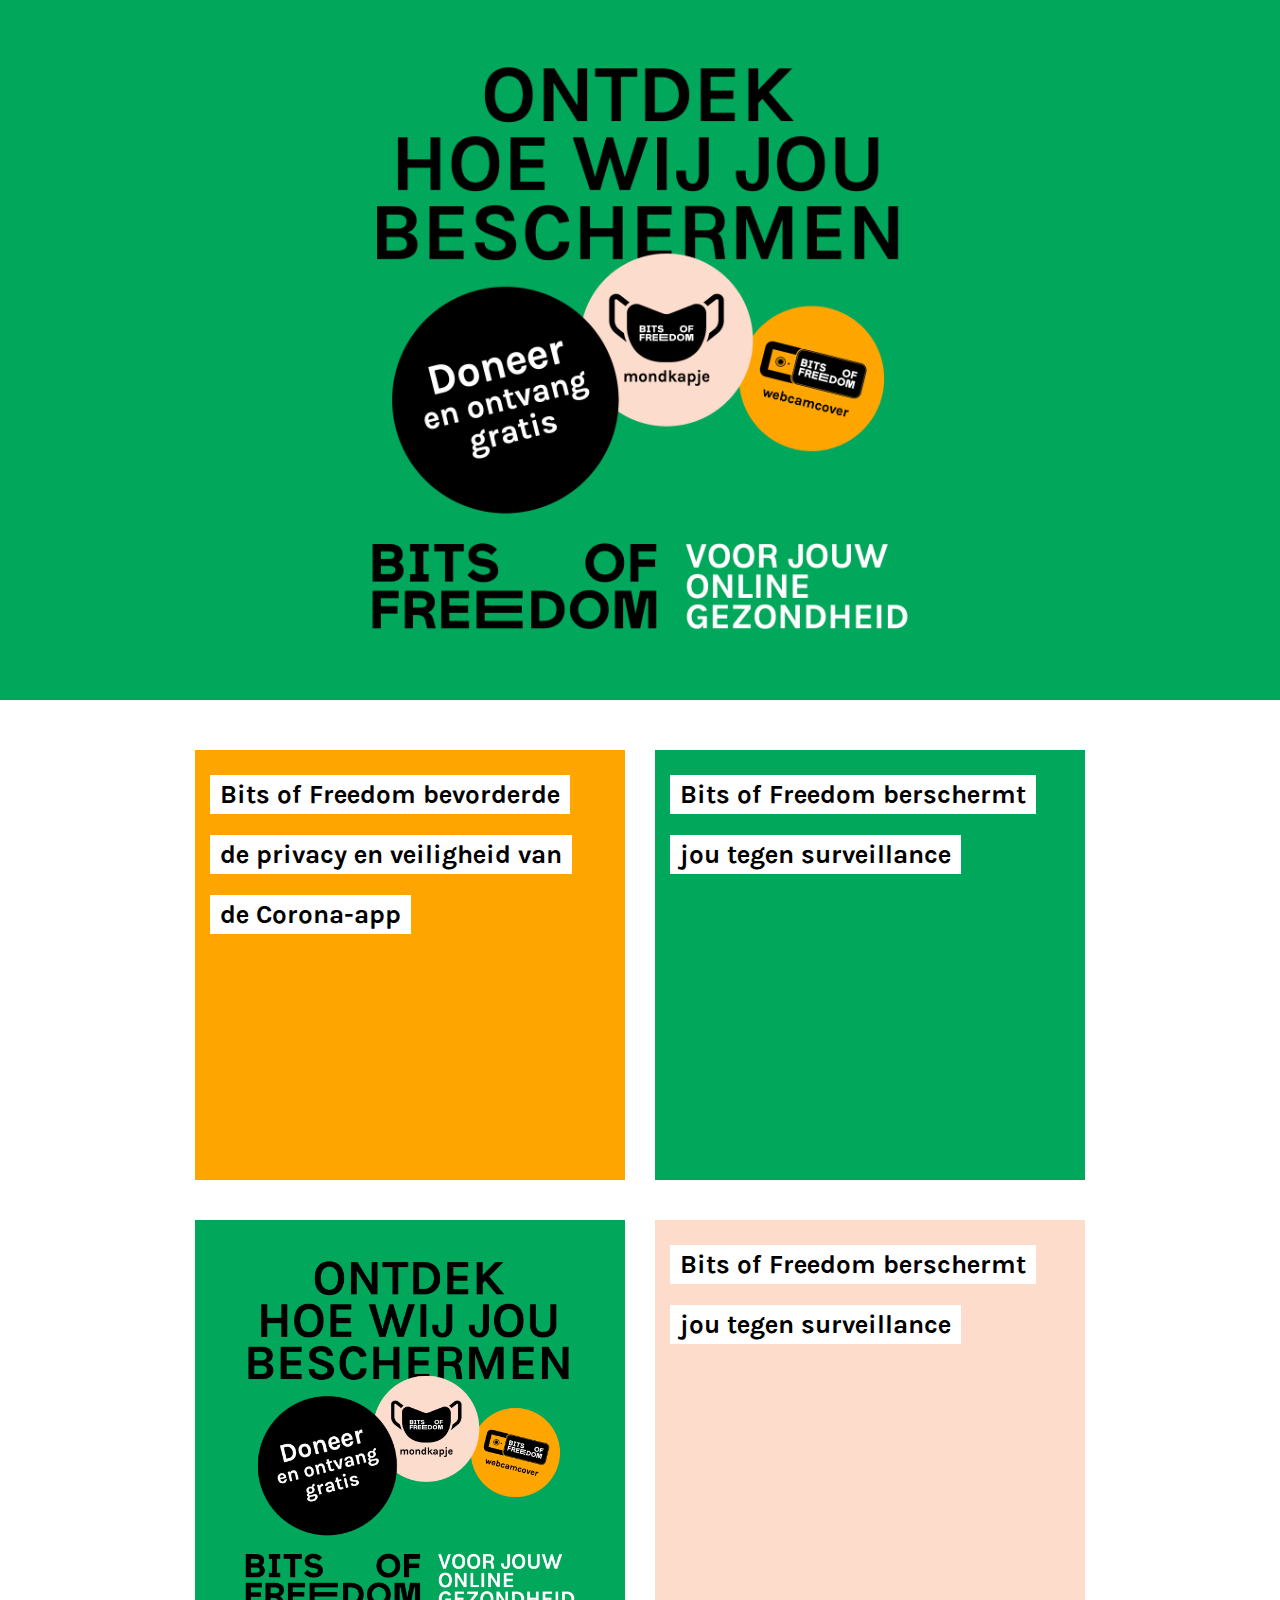
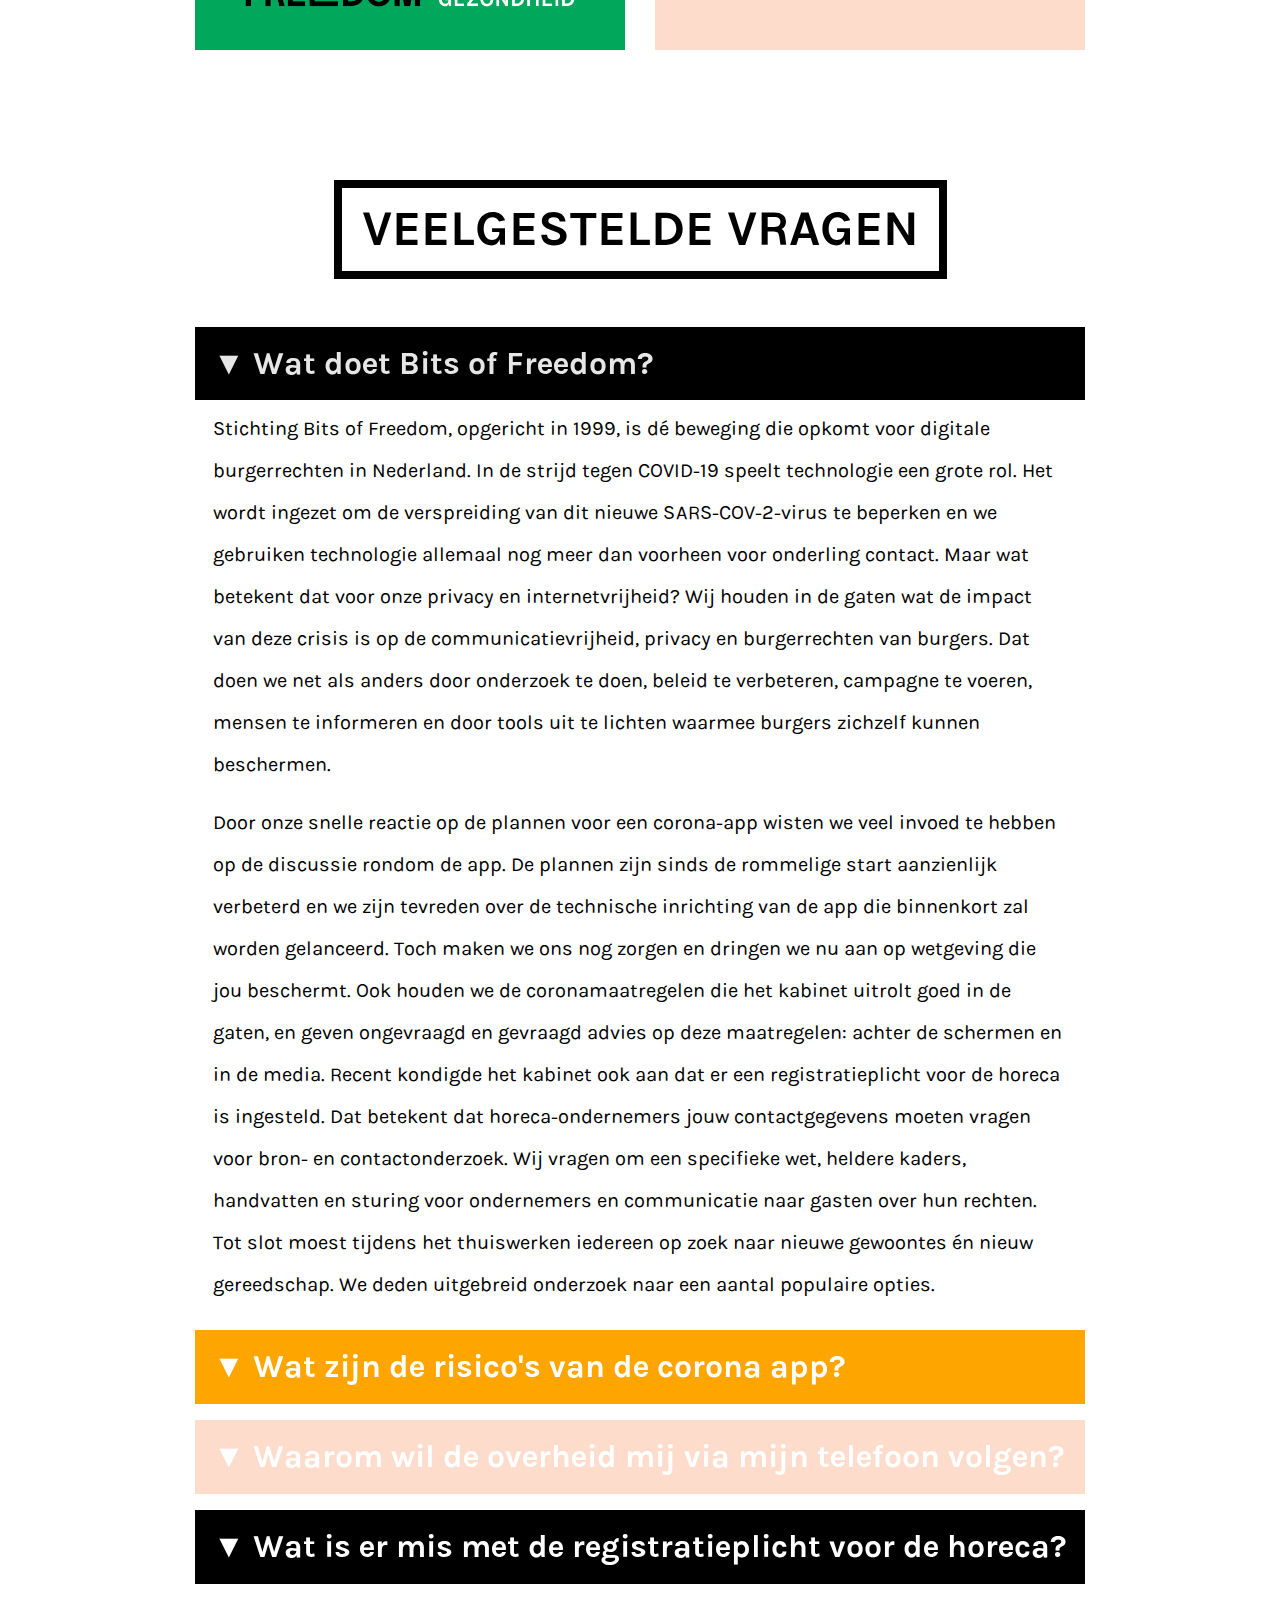
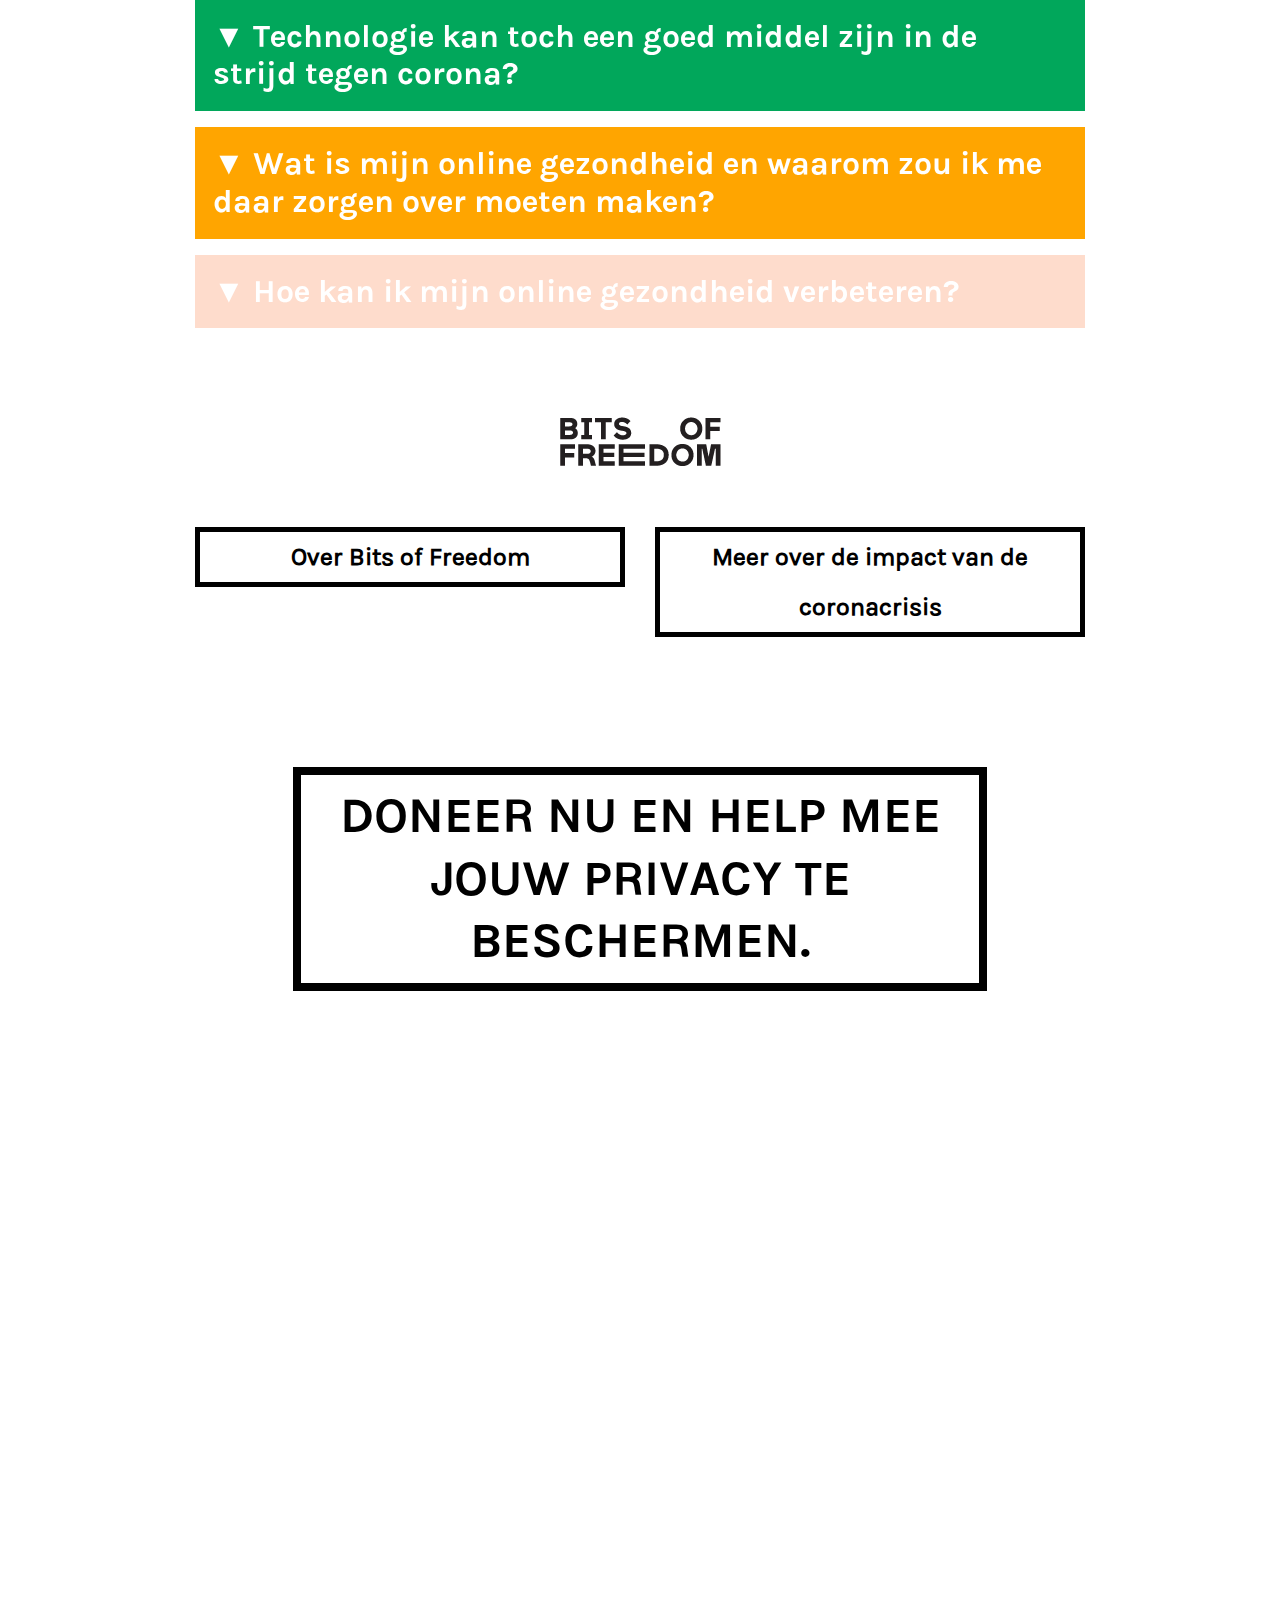
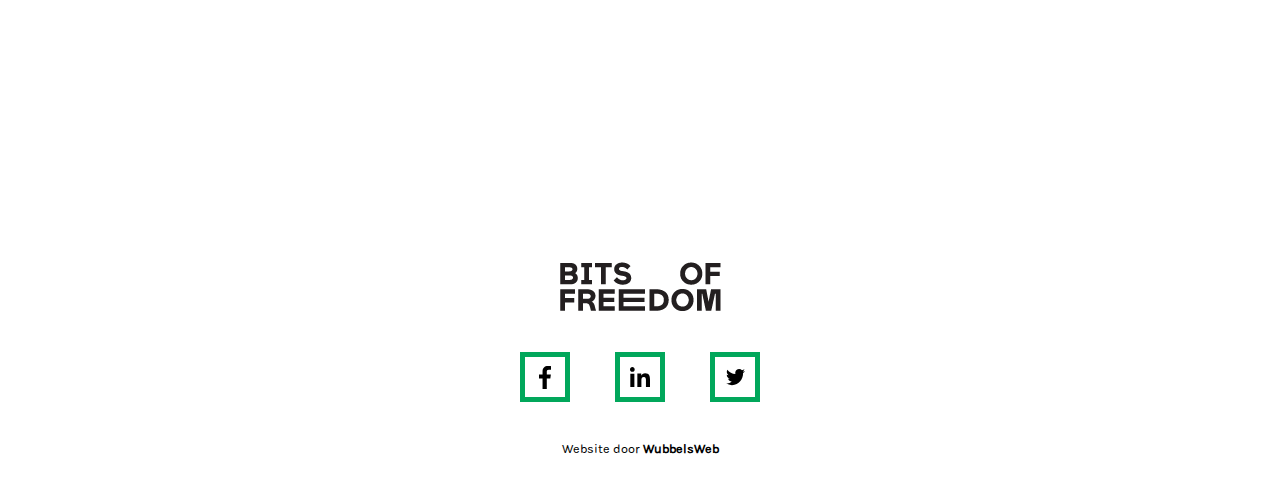
<file: index.html>
<!DOCTYPE html>
<html>
<head>
  <meta charset="utf-8" />
  <meta name="viewport" content="width=device-width,initial-scale=1.0,maximum-scale=1.0,user-scalable=no">
  <title>Bits of Freedom | Voor Jouw Online Veiligheid</title>
  <link rel="icon" href="images/favicon.png">

  <link rel="stylesheet" href="css/app.min.css">
</head>
<body class="front nl">

  <header>
    <a href="#iframe-bottom"><img src="images/BoF_Adv_1x1.png"  /></a>
  </header>

  <div class="container">
    <hr />

    <div class="row first-row">
      <div class="block col-md-6">
        <div class="outer-block-wrapper background-image">
          <div class="content" style="background-color: #FFA500">
            <a href="preface.html"></a>
            <h3 class="text">
              <span class="lang-nl">Bits of Freedom bevorderde de privacy en veiligheid van de Corona-app</span>
            </h3>
          </div>
        </div>
      </div>

      <div class="block col-md-6">
        <div class="outer-block-wrapper background-image">
          <div class="content" style="background-color: #01A75B">
            <a href="tracking.html"></a>
            <h3 class="text">
              <span class="lang-nl">Bits of Freedom berschermt jou tegen surveillance</span>
            </h3>
          </div>
        </div>
      </div>

      <div class="block col-md-6">
        <div class="outer-block-wrapper background-image">
          <div class="content" style="background-color: #FEDCCC">
            <a href="tools.html"></a>
            <h3 class="text"></h3>
              <img src="images/BoF_Adv_1x1.png"  />
            </h3>
          </div>
        </div>
      </div>

      <div class="block col-md-6">
        <div class="outer-block-wrapper background-image">
          <div class="content" style="background-color: #FEDCCC">
            <a href="tracking.html"></a>
            <h3 class="text">
              <span class="lang-nl">Bits of Freedom berschermt jou tegen surveillance</span>
            </h3>
          </div>
        </div>
      </div>

      <hr />

      <div class="col-sm-12">
        <div class="title-separator">
          <h2>
            <span class="lang-nl">
              <h1>Veelgestelde vragen</h1>
            </span>
            <!-- <span class="lang-en"><img src="images/titles/eng-Highlights.svg" alt="Highlights 2018 Bits of freedom"></span> -->
          </h2>
        </div>
      </div>

      <hr class="hidden-sm-down" />

      <div class="col-sm-12" id="accordion-block">

        <button class="accordion active">
          <h3>▼ Wat doet Bits of Freedom?</h3>
        </button>
        <div class="panel" style="display:block;">
          <p>Stichting Bits of Freedom, opgericht in 1999, is dé beweging die opkomt voor digitale burgerrechten in Nederland. In de strijd tegen COVID-19 speelt technologie een grote rol. Het wordt ingezet om de verspreiding van dit nieuwe SARS-COV-2-virus te beperken en we gebruiken technologie allemaal nog meer dan voorheen voor onderling contact. Maar wat betekent dat voor onze privacy en internetvrijheid? Wij houden in de gaten wat de impact van deze crisis is op de communicatievrijheid, privacy en burgerrechten van burgers. Dat doen we net als anders door onderzoek te doen, beleid te verbeteren, campagne te voeren, mensen te informeren en door tools uit te lichten waarmee burgers zichzelf kunnen beschermen.
            </p><p>
            Door onze snelle reactie op de plannen voor een corona-app wisten we veel invoed te hebben op de discussie rondom de app. De plannen zijn sinds de rommelige start aanzienlijk verbeterd en we zijn tevreden over de technische inrichting van de app die binnenkort zal worden gelanceerd. Toch maken we ons nog zorgen en dringen we nu aan op wetgeving die jou beschermt. Ook houden we de coronamaatregelen die het kabinet uitrolt goed in de gaten, en geven ongevraagd en gevraagd advies op deze maatregelen: achter de schermen en in de media. Recent kondigde het kabinet ook aan dat er een registratieplicht voor de horeca is ingesteld. Dat betekent dat horeca-ondernemers jouw contactgegevens moeten vragen voor bron- en contactonderzoek. Wij vragen om een specifieke wet, heldere kaders, handvatten en sturing voor ondernemers en communicatie naar gasten over hun rechten.
            Tot slot moest tijdens het thuiswerken iedereen op zoek naar nieuwe gewoontes én nieuw gereedschap. We deden uitgebreid onderzoek naar een aantal populaire opties.</p>
        </div>

        <button class="accordion">
          <h3>▼ Wat zijn de risico's van de corona app?</h3>
        </button>
        <div class="panel">
          <p>De corona-app is bedacht zodat kan worden bijgehouden bij wie jij in de buurt bent geweest en voor hoe lang. Wij hebben de afgelopen maanden gevochten voor een veiligere, privacy-vriendelijkere app. We gaven gevraagd (en ongevraagd) advies aan het Ministerie van Volksgezondheid, Sport en Welzijn en aan de Tweede Kamer. Zo stelden wij criteria op waaraan een tracking-app zoals deze moet voldoen (lees hierover op <a href="https://veiligtegencorona.nl">Veiligtegencorona.nl</a>. Het ministerie heeft geluisterd en de app is enorm verbeterd. Maar we zijn er nog niet.
          </p><p>
            Bits of Freedom dringt bij de overheid aan op nieuwe wetgeving die een aantal risico's van de app beperkt. Drie zaken zouden volgens ons moeten worden vastgelegd. Ten eerste moet er een moment worden afgesproken waarop de inzet van de app wordt gestopt. Ten tweede moet het glashelder zijn dat er door niemand consequenties verbonden mag worden aan het gebruiken van de app. De app mag niet verplicht worden, maar bijvoorbeeld ook niet gebruikt worden om te bepalen of jij ergens wel of niet toegang toe krijgt, of recht op hebt. Tot slot moet worden vastgelegd dat ander gebruik van de app en data verboden is en wordt voorkomen. Wij zijn druk bezig dit in orde te krijgen!</p>
        </div>
        
        <button class="accordion">
          <h3>▼ Waarom wil de overheid mij via mijn telefoon volgen?</h3>
        </button>
        <div class="panel">
          <p>Nu de maatregelen worden versoepeld, moet goed in de gaten worden gehouden of het virus niet weer om zich heen grijpt. De regering ziet in verkeers- en locatiegegevens de heilige graal om snel te kunnen reageren als dit gebeurt. Het kabinet wil telecomproviders verplichten om <a href="https://www.bitsoffreedom.nl/2020/06/03/het-rookgordijn-van-technische-oplossingen">locatiegegevens</a> van burgers te geven. Om dat te doen, moet er eerst een wet gewijzigd worden. De overheid geeft aan dat dit alleen anoniem zal gebeuren. Maar zelfs als de gegevens anoniem zijn kan deze data vervelende gevolgen hebben voor individuen en voor de samenleving. Wat voor conclusies worden er getrokken op basis van de data? Hoe beïnvloedt dat de besluiten van de overheid? Wordt er in bepaalde gebieden anders gehandhaafd? Worden mensen in bepaalde wijken (nog meer) gestigmatiseerd? Wat wordt er gedaan met volle kerken of een volle Dam waar gedemonstreerd wordt voor fundamentele rechten? Ook het misbruiken van gegevens voor andere doelen zien we als een reëel risico. We vinden dat niet passen in een open en vrije samenleving.</p>
        </div>
        
        <button class="accordion">
          <h3>▼ Wat is er mis met de registratieplicht voor de horeca?</h3>
        </button>
        <div class="panel">
          <p>Het kabinet kondigde aan dat er tijdens de coronacrisis een registratieplicht voor de horeca wordt ingesteld. Bij het bezoek van een café of restaurant moet je je contactgegevens achterlaten, zodat bij een uitbraak snel contact met de bezoekers kan worden opgenomen. Maar zonder duidelijke regels en een goede wet is zo'n plicht geen goed idee. Dan verliezen mensen het vertrouwen en zullen ze de maatregel proberen te omzeilen. Ons advies aan de overheid? Geef in een specifieke wet heldere kaders, bied ondernemers handvatten om de plicht met zo min mogelijk risico's in de praktijk te brengen, en informeer bezoekers van de horeca wat hun rechten zijn. Als het kabinet niet zelf met een wetsvoorstel komt, schrijven wij 'm!</p>
        </div>      
                
        <button class="accordion">
          <h3>▼ Technologie kan toch een goed middel zijn in de strijd tegen corona?</h3>
        </button>
        <div class="panel">
          <p>Technologie kan ons helpen sneller onze vrijheden terug te krijgen. Tegelijkertijd kan technologie ook schadelijke gevolgen hebben als het onzorgvuldig wordt ingezet. Zo wil het kabinet iedereen volgen via zijn of haar mobieltje, wordt rioolwater geanalyseerd en zet de politie drones in om ons in de gaten te houden. Wanneer ze eenmaal geïntroduceerd zijn, worden dit soort maatregelen bijna nooit teruggedraaid. Sterker nog: het gebeurt vaker wel dan niet dat in de loop van de tijd steeds meer partijen toegang krijgen tot jouw gegevens en surveillancemiddelen alleen maar vaker worden ingezet. Bits of Freedom ziet ook dat we in een buitengewone situatie zitten die om buitengewone maatregelen kan vragen. Maar dan wel zorgvuldig en met zo min mogelijk risico's. Deze tijden vragen om extra aandacht voor onze rechten, om extra controle op de overheid en om extra juridische waarborgen - niet minder.</p>
        </div>      
                
        <button class="accordion">
          <h3>▼ Wat is mijn online gezondheid en waarom zou ik me daar zorgen over moeten maken?</h3>
        </button>
        <div class="panel">
          <p>Met de komst van het internet en andere technologieën hebben we prachtige, nieuwe mogelijkheden gekregen. Tegelijkertijd geeft het de overheid en het bedrijfsleven ook vergaande controlemogelijkheden. Dat zien we ook tijdens de coronacrisis.
          </p><p>
            Je medische gegevens worden makkelijker gedeeld, een app maakt het uitlezen van jouw "gezondheidsstatus" mogelijk, je wordt straks misschien via je mobieltje gevolgd, en je moet gevoelige informatie achterlaten in de horeca. Sommige van deze maatregelen zijn hard nodig. Maar die maatregelen mogen mensen en de samenleving niet onnodig beschadigen. Bits of Freedom trekt aan de bel wanneer dat wel dreigt te gebeuren. We denken ook constructief mee over hoe je onnodige inbreuken kunt voorkomen. Wij vechten voor een gezonde (digitale) samenleving, zonder massasurveillance, met bedrijven en overheden die zich netjes houden aan de regels. Ook in tijden van crisis moeten onze mensenrechten beschermd worden, zowel on- als offline.</p>
        </div>      
                
        <button class="accordion">
          <h3>▼ Hoe kan ik mijn online gezondheid verbeteren?</h3>
        </button>
        <div class="panel">
          <p>
          Wij helpen je graag om ook zelf iets aan jouw online veiligheid te doen. Een heleboel van onze tips over veilig en privé online zijn kan je vinden in onze <a href="https://toolbox.bitsoffreedom.nl">Internetvrijheid Toolbox</a> (en we werken ondertussen ook hard aan een nieuwe, geupdatete versie van deze Toolbox).
          </p><p>
          Aan het begin van de coronacrisis moest iedereen op zoek naar nieuwe gewoontes én nieuw gereedschap. Wij kregen veel vragen over diensten waarmee je kunt videobellen. We deden <a href="https://www.bitsoffreedom.nl/2020/04/07/wegwijs-in-de-tools-om-te-videobellen/">uitgebreid onderzoek</a> naar een aantal populaire opties. Zodat we mensen kunnen helpen om een geïnformeerde beslissing te maken over welke dienst het best bij hun past. Ook gaven we ons advies: Jitsi. Veilige en vertrouwelijke communicatiemiddelen voldoen aan een aantal voorwaarden: ze zijn gebruiksvriendelijk, open source, gaan goed om met je privacy en versleutelen je verkeer. Jitsi Meet scoort hierop volgens ons het best. Door onze aandacht voor Jitsi, en met onze hulp, heeft Jitsi ook haar privacyvoorwaarden verbeterd. Winst!
          </p><p>
          Lees meer in <a href="https://www.bitsoffreedom.nl/2020/03/26/tool-nodig-om-te-videobellen-probeer-jitsi/">ons artikel over Jitsi</a>.
          </p><p>
          Op <a href="https://www.bitsoffreedom.nl">onze website</a> kan je ons werk volgen, op de hoogte blijven van de laatste ontwikkelingen en meer leren over de onderwerpen waar we mee bezig zijn.
          </p><p> 
          <a href="https://www.bitsoffreedom.nl/volg-ons/">Abboneer je op onze nieuwsbrief</a> en ontvang de nieuwste artikelen om de week in je mailbox.
        </div>      
      </div>

      <div class="block col-sm-12 no-hover title--other">
        <div class="title-separator">
          <h2>
            <span class="lang-nl">
              <img class="logo" src="images/logo.png" />
            </span>

          </h2>
        </div>
      </div>

      <hr class="hidden-sm-down" />

      <ul class="articles-overview row">
        <li class="col-md-6">
          <a href="https://www.bitsoffreedom.nl/waarom/">
            <span class="lang-nl">Over <br class="mobile-break"> Bits of Freedom</span> <span class="lang-en">About Bits of Freedom</span>
          </a>
        </li>
        <li class="col-md-6 small-font">
          <a href="https://www.bitsoffreedom.nl/coronacrisis/">
            <span class="lang-nl">Meer over de impact <br class="mobile-break"> van de coronacrisis</span> <span class="lang-en">Our finances</span>
          </a>
        </li>
      </ul>
    </div>

    <hr />

    <footer>
      <div class="block col-sm-12 no-hover title--other mobile-max">
        <div class="title-separator">
          <h2>
            <span class="lang-nl">
              <h1>Doneer nu en help mee jouw privacy te beschermen.</h1>
            </span>
          </h2>
        </div>
      </div>

      <div class="resp-container">
        <iframe id="iframe-bottom" src="https://donateurs.bitsoffreedom.nl/embed?campaign=weve-got-you-covered" frameborder="0" class="resp-iframe" allowfullscreen></iframe>
      </div>
      
      <div class="row">
        <div class="col-sm-12">
          <a href="https://www.bitsoffreedom.nl/" class="logo">
            <img class="logo" src="images/logo.png" />
          </a>

          <div class="social-media-links">
            <a href="https://www.facebook.com/BitsofFreedom/" target="_blank" class="facebook">
              <img src="images/facebook.svg" class="icon" />
            </a>
            <a href="https://www.linkedin.com/groups/2677586" target="_blank" class="linkedin">
              <img src="images/linkedin.svg" class="icon" />
            </a>
            <a href="https://twitter.com/bitsoffreedom" target="_blank" class="twitter">
              <img src="images/twitter.svg" class="icon" />
            </a>
          </div>
        </div>
      </div>
      <div class="col-sm-12">
        <h5 class="small-link">Website door <a href="https://erikwubbels.nl">WubbelsWeb</a></h5>
      </div>
    </footer>

    <hr />

  </div> <!-- .container -->

  <script>
    var acc = document.getElementsByClassName("accordion");
    var i;
    
    for (i = 0; i < acc.length; i++) {
      acc[i].addEventListener("click", function() {
        this.classList.toggle("active");
        var panel = this.nextElementSibling;
        if (panel.style.display === "block") {
          panel.style.display = "none";
        } else {
          panel.style.display = "block";
        }
      });
    }
    </script>

  <script src="js/bundle.min.js"></script>
</body>
</html>
</file>
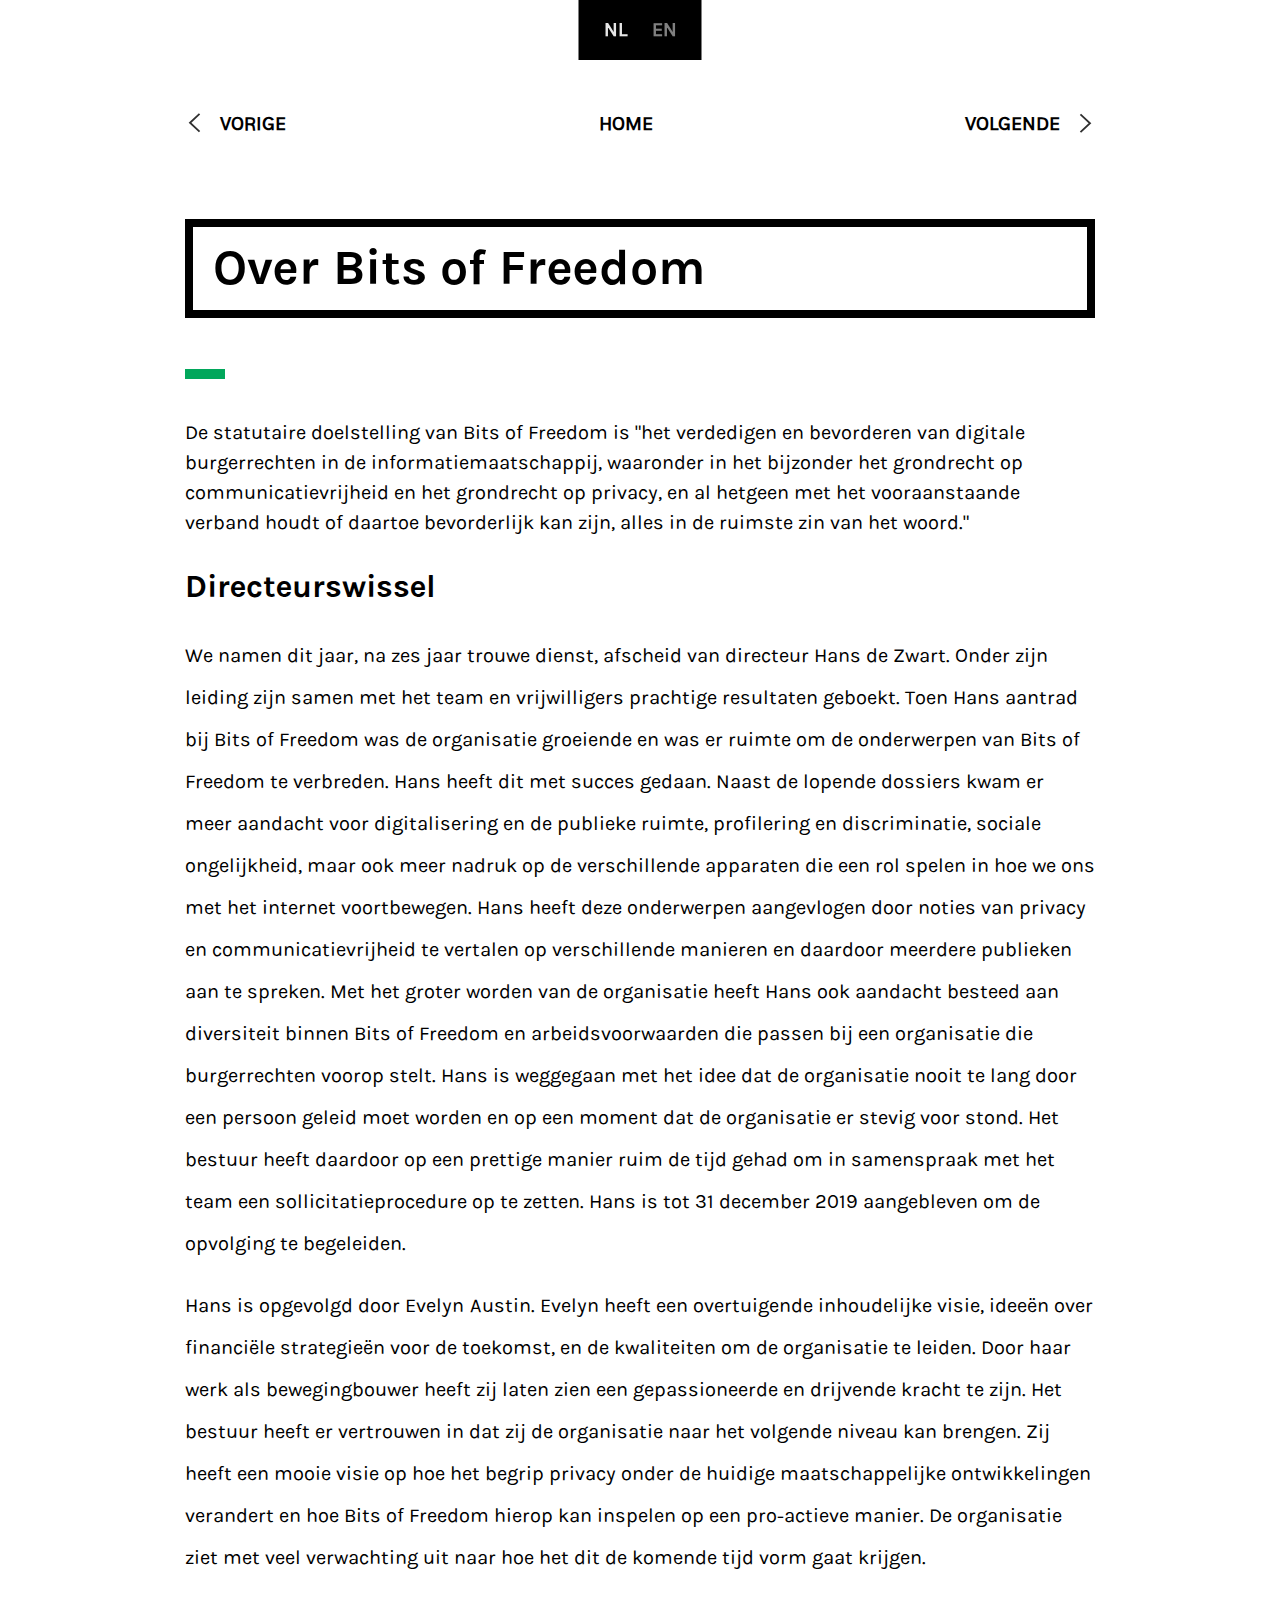
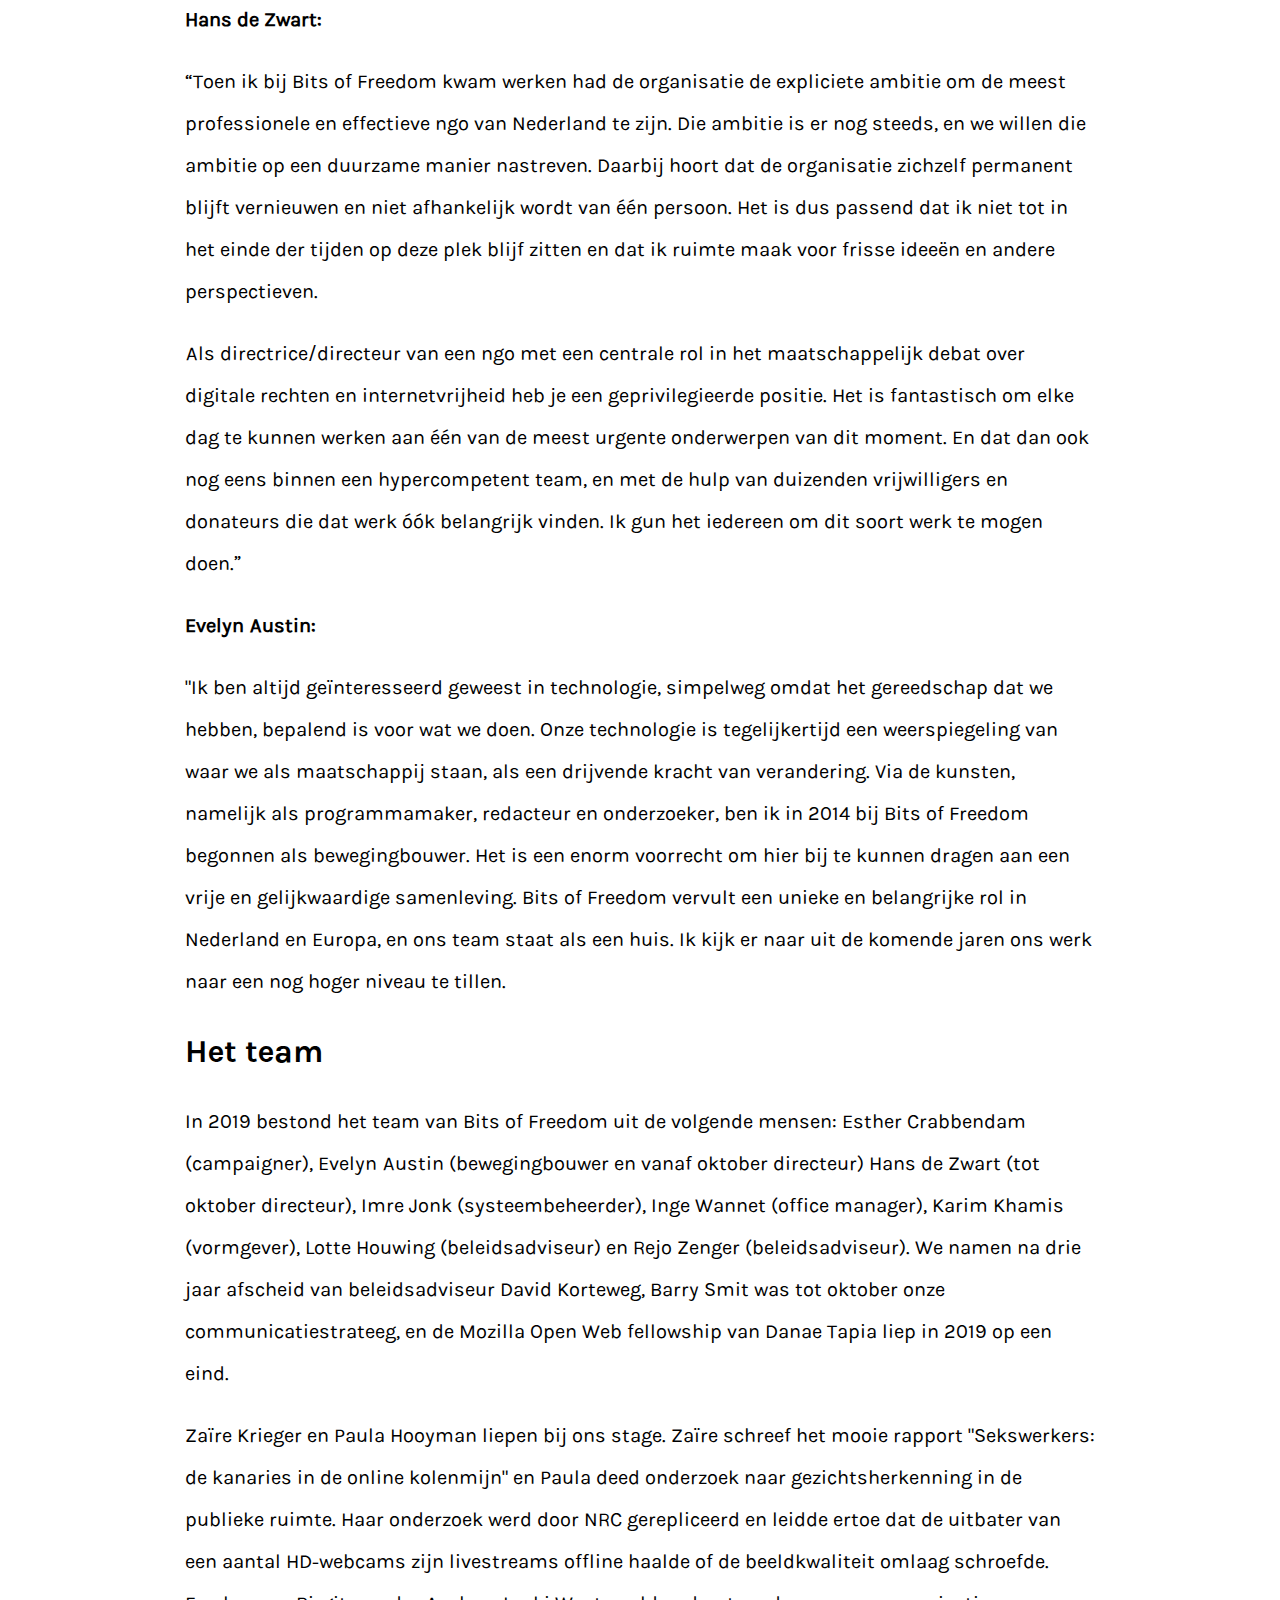
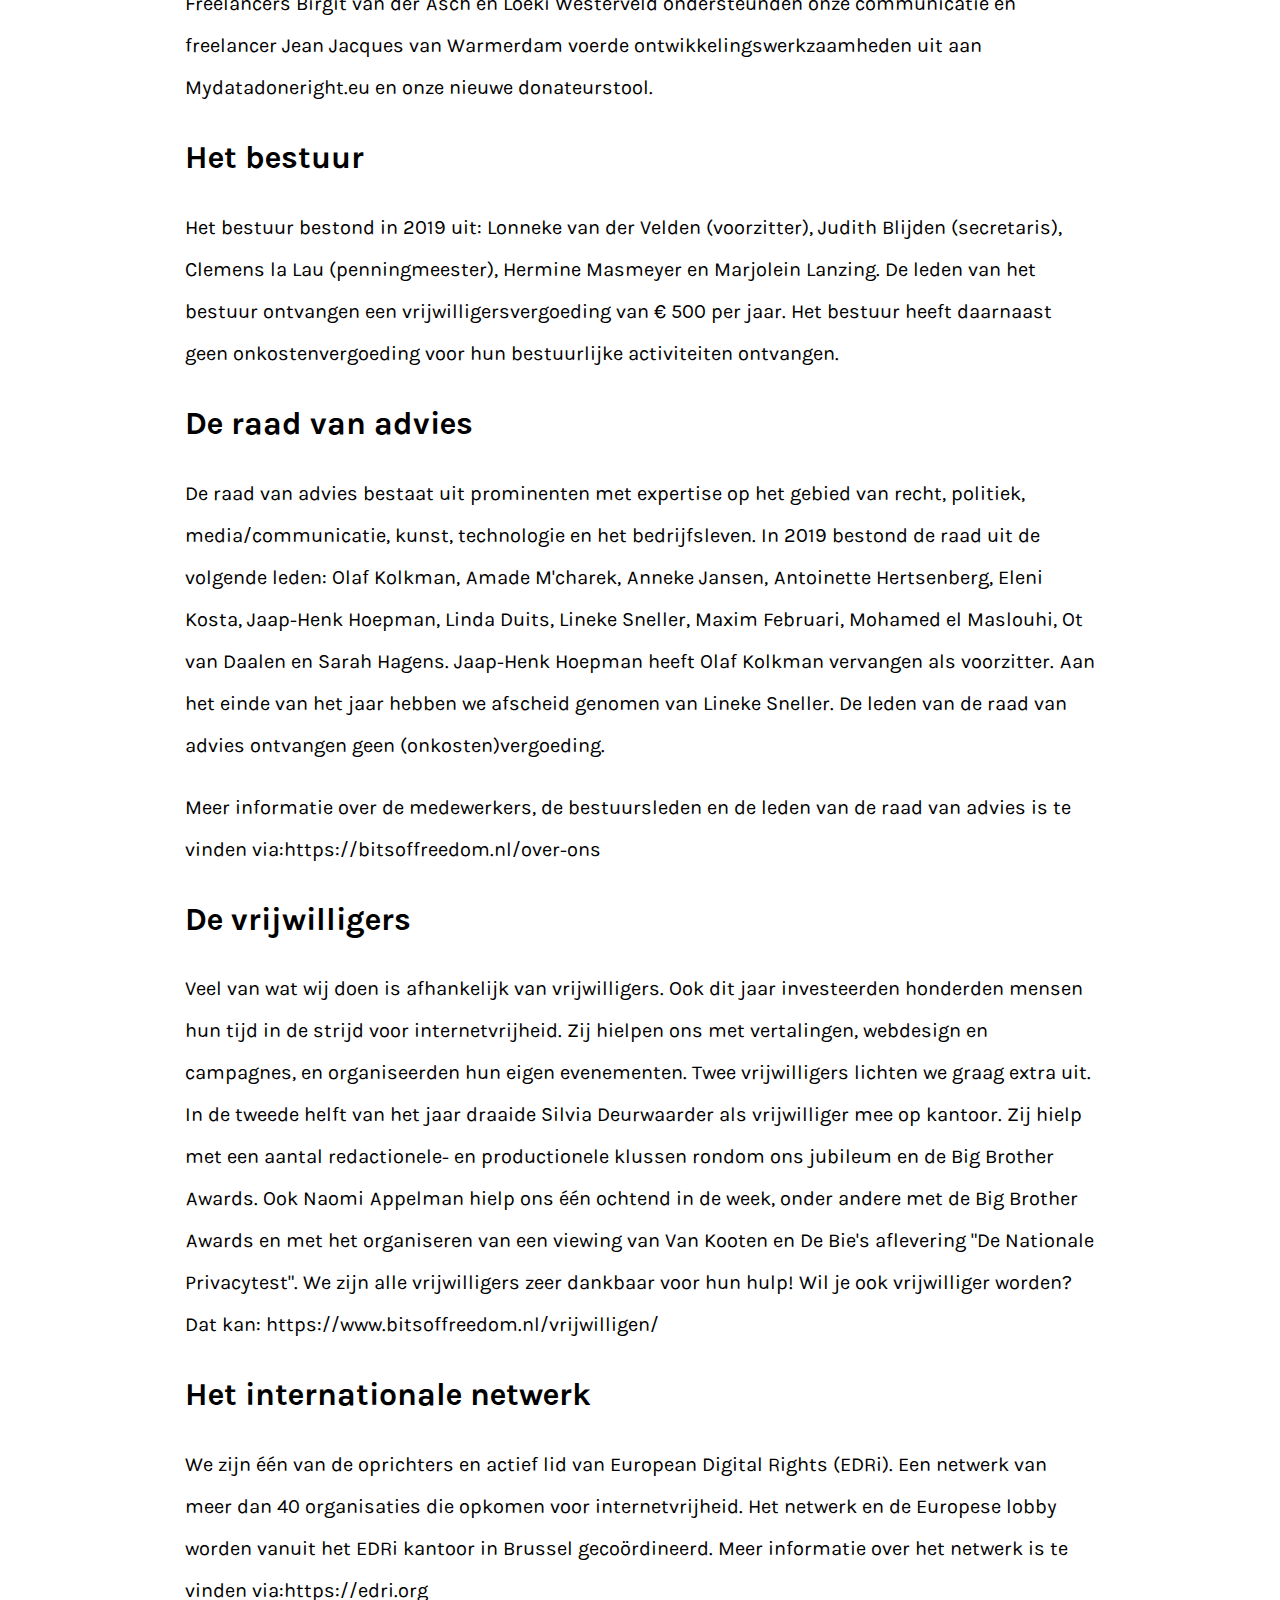
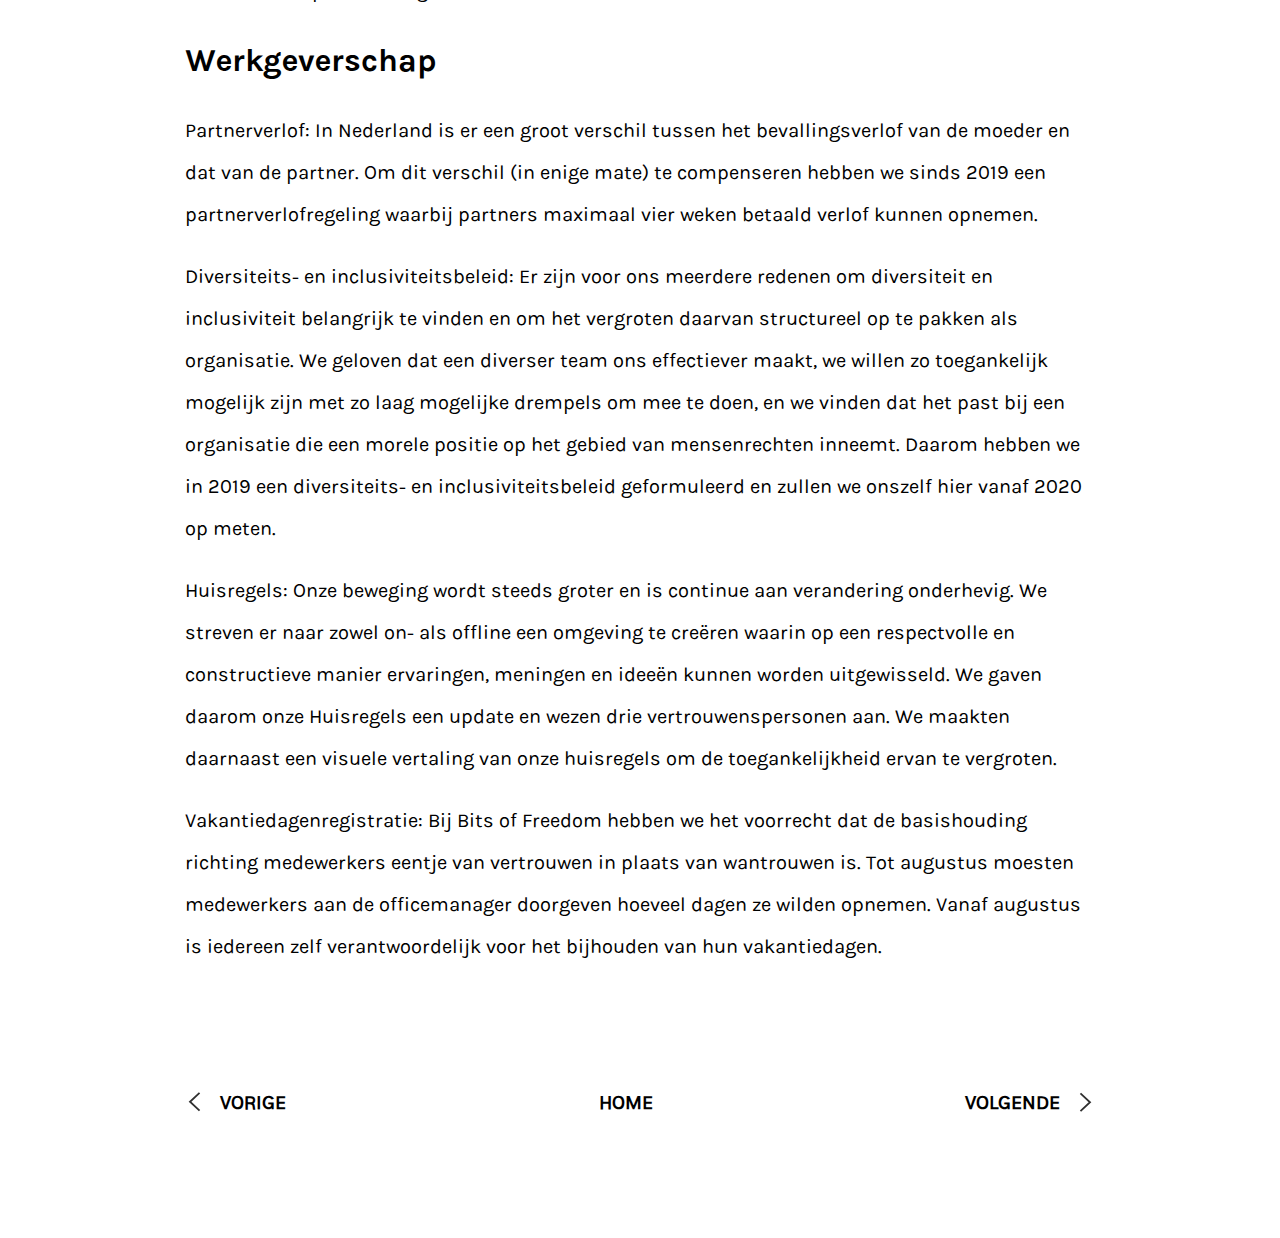
<file: about-bits-of-freedom.html>
<!DOCTYPE html>
<html>

<head>
  <meta charset="utf-8" />
  <meta name="viewport" content="width=device-width,initial-scale=1.0,maximum-scale=1.0,user-scalable=no">
  <title>Jaarverslag 2019 - Annual report 2019 | Bits of Freedom</title>
  <link rel="icon" href="images/favicon.png">
  <link rel="stylesheet" href="css/app.min.css">
</head>

<body>

  <div class="container container-small">

    <header class="clearfix">
      <div class="row">
        <div class="col-sm-12">
          <ul class="language-switcher">
            <li class="option" data-value="nl"><span>NL</span></li>
            <li class="option" data-value="en"><span>EN</span></li>
          </ul>
        </div>

        <div class="col-sm-12 page-controls">
          <a href="and.html" class="back">
            <span class="lang-nl">VORIGE</span>
            <span class="lang-en">PREVIOUS</span>
          </a>
          <a href="#home" class="home">
            Home
          </a>
          <a href="finance.html" class="next-article">
            <span class="lang-nl">VOLGENDE</span>
            <span class="lang-en">NEXT</span>
          </a>
        </div>

        <div class="col-sm-12">
          <span class="lang-nl">
            <h1>Over Bits of Freedom</h1>
          </span>
          <span class="lang-en">
            <h1>About Bits of Freedom</h1>
          </span>
        </div>
      </div>
    </header>

    <div class="row">
      <section class="col-sm-12 lang-nl">

        <div class="m-separator--rect"></div>

        <hr/>
        De statutaire doelstelling van Bits of Freedom is "het verdedigen en bevorderen van digitale burgerrechten in de informatiemaatschappij, waaronder in het bijzonder het grondrecht op communicatievrijheid en het grondrecht op privacy, en al hetgeen met het vooraanstaande verband houdt of daartoe bevorderlijk kan zijn, alles in de ruimste zin van het woord."
        <hr />
        <h3>Directeurswissel</h3>
        <hr />
        <p>We namen dit jaar, na zes jaar trouwe dienst, afscheid van directeur Hans de Zwart. Onder zijn leiding zijn samen met het team en vrijwilligers prachtige resultaten geboekt. Toen Hans aantrad bij Bits of Freedom was de organisatie groeiende en was er ruimte om de onderwerpen van Bits of Freedom te verbreden. Hans heeft dit met succes gedaan. Naast de lopende dossiers kwam er meer aandacht voor digitalisering en de publieke ruimte, profilering en discriminatie, sociale ongelijkheid, maar ook meer nadruk op de verschillende apparaten die een rol spelen in hoe we ons met het internet voortbewegen. Hans heeft deze onderwerpen aangevlogen door noties van privacy en communicatievrijheid te vertalen op verschillende manieren en daardoor meerdere publieken aan te spreken. Met het groter worden van de organisatie heeft Hans ook aandacht besteed aan diversiteit binnen Bits of Freedom en arbeidsvoorwaarden die passen bij een organisatie die burgerrechten voorop stelt. Hans is weggegaan met het idee dat de organisatie nooit te lang door een persoon geleid moet worden en op een moment dat de organisatie er stevig voor stond. Het bestuur heeft daardoor op een prettige manier ruim de tijd gehad om in samenspraak met het team  een sollicitatieprocedure op te zetten. Hans is tot 31 december 2019 aangebleven om de opvolging te begeleiden.</p>
        <p>Hans is opgevolgd door Evelyn Austin. Evelyn heeft een overtuigende inhoudelijke visie, ideeën over financiële strategieën voor de toekomst, en de kwaliteiten om de organisatie te leiden. Door haar werk als bewegingbouwer heeft zij laten zien een gepassioneerde en drijvende kracht te zijn. Het bestuur heeft er vertrouwen in dat zij de organisatie naar het volgende niveau kan brengen. Zij heeft een mooie visie op hoe het begrip privacy onder de huidige maatschappelijke ontwikkelingen verandert en hoe Bits of Freedom hierop kan inspelen op een pro-actieve manier. De organisatie ziet met veel verwachting uit naar hoe het dit de komende tijd vorm gaat krijgen.</p>
        <p><strong>Hans de Zwart:</strong></p>
        <p>“Toen ik bij Bits of Freedom kwam werken had de organisatie de expliciete ambitie om de meest professionele en effectieve ngo van Nederland te zijn. Die ambitie is er nog steeds, en we willen die ambitie op een duurzame manier nastreven. Daarbij hoort dat de organisatie zichzelf permanent blijft vernieuwen en niet afhankelijk wordt van één persoon. Het is dus passend dat ik niet tot in het einde der tijden op deze plek blijf zitten en dat ik ruimte maak voor frisse ideeën en andere perspectieven.</p>
        <p>Als directrice/directeur van een ngo met een centrale rol in het maatschappelijk debat over digitale rechten en internetvrijheid heb je een geprivilegieerde positie. Het is fantastisch om elke dag te kunnen werken aan één van de meest urgente onderwerpen van dit moment. En dat dan ook nog eens binnen een hypercompetent team, en met de hulp van duizenden vrijwilligers en donateurs die dat werk óók belangrijk vinden. Ik gun het iedereen om dit soort werk te mogen doen.”</p>
        <p><strong>Evelyn Austin:</strong></p>
        <p>"Ik ben altijd geïnteresseerd geweest in technologie, simpelweg omdat het gereedschap dat we hebben, bepalend is voor wat we doen. Onze technologie is tegelijkertijd een weerspiegeling van waar we als maatschappij staan, als een drijvende kracht van verandering. Via de kunsten, namelijk als programmamaker, redacteur en onderzoeker, ben ik in 2014 bij Bits of Freedom begonnen als bewegingbouwer. Het is een enorm voorrecht om hier bij te kunnen dragen aan een vrije en gelijkwaardige samenleving. Bits of Freedom vervult een unieke en belangrijke rol in Nederland en Europa, en ons team staat als een huis. Ik kijk er naar uit de komende jaren ons werk naar een nog hoger niveau te tillen.</p>
        <hr />
        <h3>Het team</h3>
        <hr />
        <p>In 2019 bestond het team van Bits of Freedom uit de volgende mensen: Esther Crabbendam (campaigner), Evelyn Austin (bewegingbouwer en vanaf oktober directeur) Hans de Zwart (tot oktober directeur), Imre Jonk (systeembeheerder), Inge Wannet (office manager), Karim Khamis (vormgever), Lotte Houwing (beleidsadviseur) en Rejo Zenger (beleidsadviseur). We namen na drie jaar afscheid van beleidsadviseur David Korteweg, Barry Smit was tot oktober onze communicatiestrateeg, en de Mozilla Open Web fellowship van Danae Tapia liep in 2019 op een eind.</p>
        <p>Zaïre Krieger en Paula Hooyman liepen bij ons stage. Zaïre schreef het mooie rapport "Sekswerkers: de kanaries in de online kolenmijn" en Paula deed onderzoek naar gezichtsherkenning in de publieke ruimte. Haar onderzoek werd door NRC gerepliceerd en leidde ertoe dat de uitbater van een aantal HD-webcams zijn livestreams offline haalde of de beeldkwaliteit omlaag schroefde. Freelancers Birgit van der Asch en Loeki Westerveld ondersteunden onze communicatie en freelancer Jean Jacques van Warmerdam voerde ontwikkelingswerkzaamheden uit aan Mydatadoneright.eu en onze nieuwe donateurstool.</p>
        <hr />
        <h3>Het bestuur</h3>
        <hr />
        <p>Het bestuur bestond in 2019 uit: Lonneke van der Velden (voorzitter), Judith Blijden (secretaris), Clemens la Lau (penningmeester), Hermine Masmeyer en Marjolein Lanzing. De leden van het bestuur ontvangen een vrijwilligersvergoeding van € 500 per jaar. Het bestuur heeft daarnaast geen onkostenvergoeding voor hun bestuurlijke activiteiten ontvangen.</p>
        <hr />
        <h3>De raad van advies</h3>
        <hr />
        <p>De raad van advies bestaat uit prominenten met expertise op het gebied van recht, politiek, media/communicatie, kunst, technologie en het bedrijfsleven. In 2019 bestond de raad uit de volgende leden: Olaf Kolkman, Amade M'charek, Anneke Jansen, Antoinette Hertsenberg, Eleni Kosta, Jaap-Henk Hoepman, Linda Duits, Lineke Sneller, Maxim Februari, Mohamed el Maslouhi, Ot van Daalen en Sarah Hagens. Jaap-Henk Hoepman heeft Olaf Kolkman vervangen als voorzitter. Aan het einde van het jaar hebben we afscheid genomen van Lineke Sneller. De leden van de raad van advies ontvangen geen (onkosten)vergoeding.</p>
        <p>Meer informatie over de medewerkers, de bestuursleden en de leden van de raad van advies is te vinden via:https://bitsoffreedom.nl/over-ons</p>
        <hr />
        <h3>De vrijwilligers</h3>
        <hr />
        <p>Veel van wat wij doen is afhankelijk van vrijwilligers. Ook dit jaar investeerden honderden mensen hun tijd in de strijd voor internetvrijheid. Zij hielpen ons met vertalingen, webdesign en campagnes, en organiseerden hun eigen evenementen. Twee vrijwilligers lichten we graag extra uit. In de tweede helft van het jaar draaide Silvia Deurwaarder als vrijwilliger mee op kantoor. Zij hielp met een aantal redactionele- en productionele klussen rondom ons jubileum en de Big Brother Awards. Ook Naomi Appelman hielp ons één ochtend in de week, onder andere met de Big Brother Awards en met het organiseren van een viewing van Van Kooten en De Bie's aflevering "De Nationale Privacytest". We zijn alle vrijwilligers zeer dankbaar voor hun hulp! Wil je ook vrijwilliger worden? Dat kan: https://www.bitsoffreedom.nl/vrijwilligen/</p>
        <hr />
        <h3>Het internationale netwerk</h3>
        <hr />
        <p>We zijn één van de oprichters en actief lid van European Digital Rights (EDRi). Een netwerk van meer dan 40 organisaties die opkomen voor internetvrijheid. Het netwerk en de Europese lobby worden vanuit het EDRi kantoor in Brussel gecoördineerd. Meer informatie over het netwerk is te vinden via:https://edri.org</p>
        <hr />
        <h3>Werkgeverschap</h3>
        <hr />
        <p>Partnerverlof: In Nederland is er een groot verschil tussen het bevallingsverlof van de moeder en dat van de partner. Om dit verschil (in enige mate) te compenseren hebben we sinds 2019 een partnerverlofregeling waarbij partners maximaal vier weken betaald verlof kunnen opnemen.</p>
        <p>Diversiteits- en inclusiviteitsbeleid: Er zijn voor ons meerdere redenen om diversiteit en inclusiviteit belangrijk te vinden en om het vergroten daarvan structureel op te pakken als organisatie. We geloven dat een diverser team ons effectiever maakt, we willen zo toegankelijk mogelijk zijn met zo laag mogelijke drempels om mee te doen, en we vinden dat het past bij een organisatie die een morele positie op het gebied van mensenrechten inneemt. Daarom hebben we in 2019 een diversiteits- en inclusiviteitsbeleid geformuleerd en zullen we onszelf hier vanaf 2020 op meten.</p>
        <p>Huisregels: Onze beweging wordt steeds groter en is continue aan verandering onderhevig. We streven er naar zowel on- als offline een omgeving te creëren waarin op een respectvolle en constructieve manier ervaringen, meningen en ideeën kunnen worden uitgewisseld. We gaven daarom onze Huisregels een update en wezen drie vertrouwenspersonen aan. We maakten daarnaast een visuele vertaling van onze huisregels om de toegankelijkheid ervan te vergroten.</p>
        <p>Vakantiedagenregistratie: Bij Bits of Freedom hebben we het voorrecht dat de basishouding richting medewerkers eentje van vertrouwen in plaats van wantrouwen is. Tot augustus moesten medewerkers aan de officemanager doorgeven hoeveel dagen ze wilden opnemen. Vanaf augustus is iedereen zelf verantwoordelijk voor het bijhouden van hun vakantiedagen.</p>

      </section>

      <section class="col-sm-12 lang-en">

        <div class="m-separator--rect"></div>

        <p>The statutory objective of Bits of Freedom is "to defend and promote digital civil rights in the information society, including the fundamental right to privacy and freedom of communication, and all related rights, in the broadest sense of the word."</p>

        <hr/>
        <h3>Change of director </h3>
        <hr/>

        <p>This year, we said goodbye to director Hans de Zwart after six years of loyal service. Under his leadership, and together with the team and volunteers, we have achieved wonderful results.</p>

        <p>When Hans joined Bits of Freedom, the organisation was growing and was ready to broaden its remit. Hans did this successfully. In addition to existing issues, we have focused more attention on digitisation and the public space, profiling and discrimination, social inequality, and new connected technologies. Hans tackled these issues by adopting different perspectives on privacy and freedom of communication, thereby appealing to multiple audiences. As the organisation grew, he focused internally on diversity and working conditions, as befits an organisation that campaigns on civil rights. Hans always felt the organisation should never be led by one person for too long, and announced his departure when the organisation was in a healthy state. As a result, the board had plenty of time to set up an application procedure in consultation with the team. Hans stayed on until 31 December 2019 to supervise the handover.</p>

        <p>Hans was succeeded by Evelyn Austin, who has a strong vision, ideas about financial strategies for the future, and the qualities to lead the organization. In her work as a movement builder, she has shown herself to be a passionate driving force, and the executive board is confident that she can take the organization to the next level. She has a clear view of how the concept of privacy is changing amid current social trends, and how Bits of Freedom can respond to this in a proactive way. We are looking forward to seeing this take shape in the coming period.</p>

        <p><strong>Hans de Zwart:</strong></p>

        <p>"When I joined Bits of Freedom, the organization had the explicit ambition to be the most professional and effective NGO in the Netherlands. That ambition hasn’t wavered, and we want to pursue it in a sustainable way. This means that the organisation must keep renewing itself, and should not become dependent on one person.</p>

        <p>It is therefore important for me not to remain here forever, and to make room for fresh ideas and perspectives. As the director of an NGO with a central role in the debate on digital rights and internet freedom, you have a privileged position. It is fantastic to be working every day on some of the most urgent issues of the moment, with the help of an extremely competent team and thousands of volunteers and donors who also find this work important. Everyone should have the opportunity to do a job like this."</p>

        <p><strong>Evelyn Austin:</strong></p>

        <p>"I've always been interested in technology, simply because the tools we have determine what we do. Our technology reflects where we stand as a society, and at the same time it’s a driver of change. Through the arts, namely as an organizer, editor and researcher, I started at Bits of Freedom in 2014 as the organisation’s first movement builder. It’s an enormous privilege to be able to contribute to a free and equal society. Bits of Freedom fulfils a unique and important role in the Netherlands and Europe, and we have an extremely solid team. I look forward to taking our work to an even higher level in the coming years."</p>

        <hr/>
        <h3>The team</h3>
        <hr/>

        <p>In 2019, the Bits of Freedom team consisted of Esther Crabbendam (campaigner), Evelyn Austin (movement builder and, from October, director) Hans de Zwart (director until October), Imre Jonk (system manager), Inge Wannet (office manager), Karim Khamis (designer), Lotte Houwing (policy advisor), and Rejo Zenger (policy advisor). We said goodbye to policy advisor David Korteweg after three years, Barry Smit was our communications strategist until October, and Danae Tapia's Mozilla Open Web fellowship came to an end in 2019.</p>

        <p>Zaïre Krieger and Paula Hooyman did internships with us. Zaïre wrote a wonderful report entitled Sex workers: the canaries in the online coal mine, and Paula researched facial recognition in the public space. Her work was replicated by the national newspaper NRC and led the proprietor of a number of high-definition webcams to take their livestreams offline or lower the image quality. Freelancers Birgit van der Asch and Loeki Westerveld supported our communications, and another freelancer, Jean Jacques van Warmerdam, carried out development work on Mydatadoneright.eu and our new donor tool.</p>

        <hr/>
        <h3>The board</h3>
        <hr/>

        <p>The board in 2019 consisted of Lonneke van der Velden (chair), Judith Blijden (secretary), Clemens la Lau (treasurer), Hermine Masmeyer, and Marjolein Lanzing. Its members receive compensation of €500 per year, and did not receive any further expenses for their activities.</p>

        <hr/>
        <h3>The advisory board</h3>
        <hr/>

        <p>The advisory board consists of prominent figures with expertise in the fields of law, politics, media/communication, art, technology, and business. In 2019, it consisted of Olaf Kolkman, Amade M'charek, Anneke Jansen, Antoinette Hertsenberg, Eleni Kosta, Jaap-Henk Hoepman, Linda Duits, Lineke Feller, Maxim Februari, Mohamed el Maslouhi, Ot van Daalen, and Sarah Hagens. At the end of the year Jaap-Henk Hoepman replaced Olaf Kolkman as chair, and we said goodbye to Lineke Sneller. Members of the advisory board do not receive compensation.</p>

        <p>More information about the employees, the board and the advisory board can be found at https://www.bitsoffreedom.nl/english/#about</p>

        <hr/>
        <h3>The volunteers </h3>
        <hr/>

        <p>Much of what we do is dependent on volunteers. Once again, in 2019 hundreds of people invested their time in the fight for internet freedom, helping us with translations, web design, and campaigns, and by organizing their own events. We would like to highlight two volunteers in particular.</p>

        <p>In the second half of the year, Silvia Deurwaarder worked in the office, helping with a number of editorial and production jobs relating to our anniversary and the Big Brother Awards. Naomi Appelman helped with the Big Brother Awards and with organizing a viewing of the satirical TV broadcast The National Privacy Test.</p>

        <p>We are very grateful to all the volunteers for their help. If you’re interested in joining their number, visit https://www.bitsoffreedom.nl/vrijwilligen/</p>

        <hr/>
        <h3>The international network</h3>
        <hr/>

        <p>We are a co-founder and active member of European Digital Rights (EDRi), a network of more than 40 organisations campaigning for internet freedom. The network and European lobbying are coordinated from the EDRi office in Brussels. More information about the network can be found at https://edri.org.</p>

        <hr/>
        <h3>Bits of Freedom as an employer</h3>
        <hr/>

        <p>Parental leave: There is a big difference in the Netherlands between a mother’s maternity leave entitlement and that of her partner. In 2019, we partially compensated for this by introducing a scheme under which partners can take a maximum of four weeks’ paid leave.</p>

        <p>Diversity and inclusiveness policy: There are several reasons for us to consider diversity and inclusiveness important, and to take a structural approach to increasing them as an organisation. We believe that a more diverse team makes us more effective, we want to be as accessible as possible, with the lowest possible barriers to participation, and we believe that this suits an organisation that occupies a moral position in the field of human rights. For these reasons, we formulated a diversity and inclusiveness policy in 2019 and will measure ourselves against it from 2020 onwards.</p>

        <p>House rules: Our movement is growing, and constantly changing. We strive to create an environment, both online and offline, in which ideas, opinions, and experiences can be exchanged in a respectful and constructive manner. We therefore updated our house rules and appointed three confidants. We also made a visual translation of the house rules to increase their accessibility.</p>

        <p>Holiday registration: Our basic attitude towards employees is one of trust rather than distrust. Until August, employees had to submit their PTO days to the office manager, who kept a central registration. Starting in August, everyone is responsible for registering and updating their PTO themselves.</p>


      </section>
    </div>

    <footer>
      <div class="row">
        <div class="col-sm-12 page-controls">
          <a href="and.html" class="back">
            <span class="lang-nl">VORIGE</span>
            <span class="lang-en">PREVIOUS</span>
          </a>
          <a href="#home" class="home">
            Home
          </a>
          <a href="finance.html" class="next-article">
            <span class="lang-nl">VOLGENDE</span>
            <span class="lang-en">NEXT</span>
          </a>
        </div>
      </div>
    </footer>

  </div>
  <!-- .container.container-small -->

  <script src="js/bundle.min.js"></script>
</body>

</html>
</file>
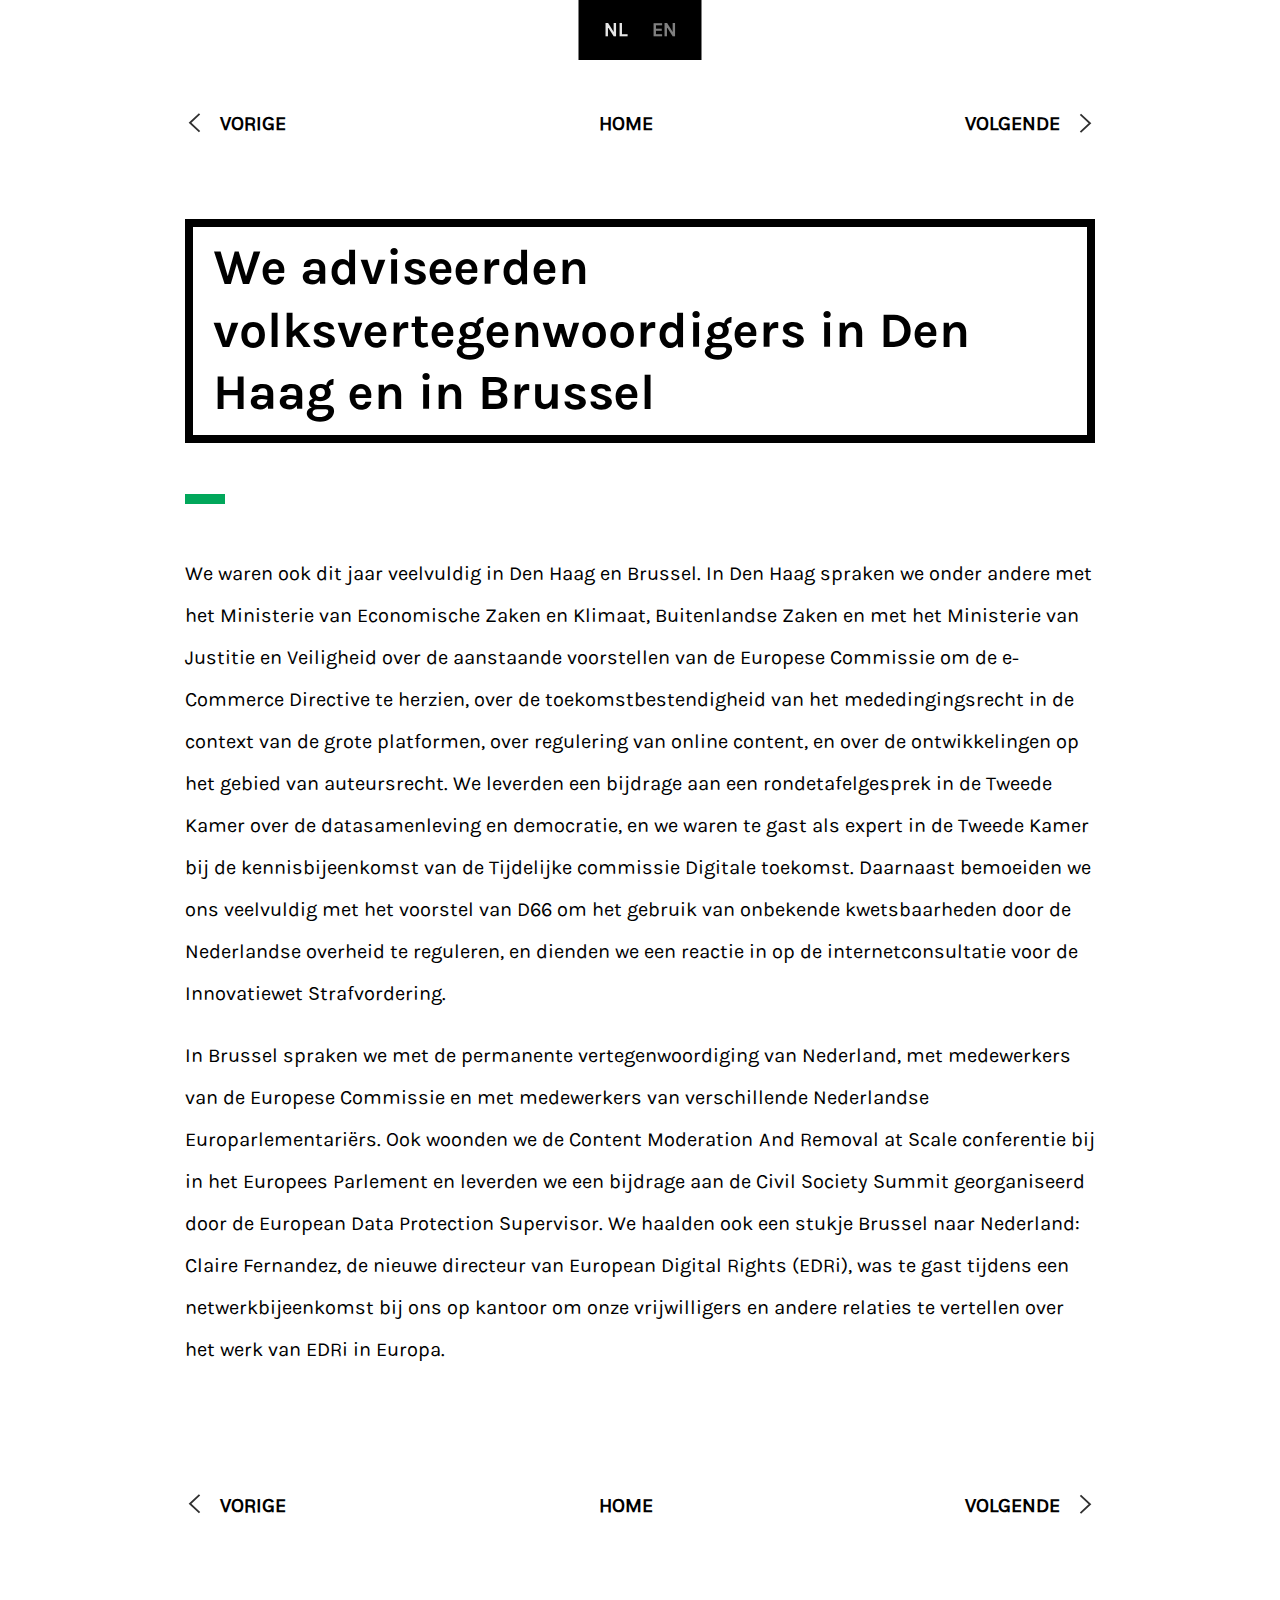
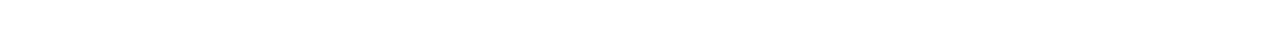
<file: advised-representatives.html>
<!DOCTYPE html>
<html>

<head>
  <meta charset="utf-8" />
  <meta name="viewport" content="width=device-width,initial-scale=1.0,maximum-scale=1.0,user-scalable=no">
  <title>Jaarverslag 2019 - Annual report 2019 | Bits of Freedom</title>
  <link rel="icon" href="images/favicon.png">

  <link rel="stylesheet" href="css/app.min.css">
</head>

<body>

  <div class="container container-small">

    <header class="clearfix">
      <div class="row">
        <div class="col-sm-12">
          <ul class="language-switcher">
            <li class="option" data-value="nl"><span>NL</span></li>
            <li class="option" data-value="en"><span>EN</span></li>
          </ul>
        </div>

        <div class="col-sm-12 page-controls">
          <a href="dragnet.html" class="back">
            <span class="lang-nl">VORIGE</span>
            <span class="lang-en">PREVIOUS</span>
          </a>
          <a href="#home" class="home">
            Home
          </a>
          <a href="celebrate.html" class="next-article">
            <span class="lang-nl">VOLGENDE</span>
            <span class="lang-en">NEXT</span>
          </a>
        </div>

        <div class="col-sm-12">
          <span class="lang-nl">
            <h1>We adviseerden volksvertegenwoordigers in Den Haag en in Brussel</h1>
          </span>
          <span class="lang-en">
            <h1>We advised elected representatives in The Hague and Brussels</h1>
          </span>
        </div>
      </div>
    </header>

    <div class="row">
      <section class="col-sm-12 lang-nl">

        <div class="m-separator--rect"></div>


        <p>We waren ook dit jaar veelvuldig in Den Haag en Brussel. In Den Haag spraken we onder andere met het Ministerie van Economische Zaken en Klimaat, Buitenlandse Zaken en met het Ministerie van Justitie en Veiligheid over de aanstaande voorstellen van de Europese Commissie om de e-Commerce Directive te herzien, over de toekomstbestendigheid van het mededingingsrecht in de context van de grote platformen, over regulering van online content, en over de ontwikkelingen op het gebied van auteursrecht. We leverden een bijdrage aan een rondetafelgesprek in de Tweede Kamer over de datasamenleving en democratie, en we waren te gast als expert in de Tweede Kamer bij de kennisbijeenkomst van de Tijdelijke commissie Digitale toekomst. Daarnaast bemoeiden we ons veelvuldig met het voorstel van D66 om het gebruik van onbekende kwetsbaarheden door de Nederlandse overheid te reguleren, en dienden we een reactie in op de internetconsultatie voor de Innovatiewet Strafvordering. </p>

        <p>In Brussel spraken we met de permanente vertegenwoordiging van Nederland, met medewerkers van de Europese Commissie en met medewerkers van verschillende Nederlandse Europarlementariërs. Ook woonden we de Content Moderation And Removal at Scale conferentie bij in het Europees Parlement en leverden we een bijdrage aan de Civil Society Summit georganiseerd door de European Data Protection Supervisor. We haalden ook een stukje Brussel naar Nederland: Claire Fernandez, de nieuwe directeur van European Digital Rights (EDRi), was te gast tijdens een netwerkbijeenkomst bij ons op kantoor om onze vrijwilligers en andere relaties te vertellen over het werk van EDRi in Europa.</p>

      </section>

      <section class="col-sm-12 lang-en">

        <div class="m-separator--rect"></div>

       <p>We regularly travelled to The Hague and Brussels this year. In The Hague, we spoke to a number of ministries about the European Commission’s forthcoming proposals to revise the e-Commerce Directive, the future resilience of competition law in the context of the major online platforms, regulation of online content, and developments in the field of copyright. We contributed to a roundtable discussion in the House of Representatives on the data society and democracy, and gave evidence to a knowledge-sharing meeting of the House’s temporary “Digital future” committee. In addition, we gave extensive feedback to the proposal of the Dutch liberal party D66 to regulate government exploitation of unknown vulnerabilities, and submitted a response to the online consultation for the Criminal Procedure Innovation Act.</p>

       <p>In Brussels, we spoke with the Dutch permanent representation to the European Union, with the European Commission, and with the staff of various Dutch MEPs. We also attended the Content Moderation And Removal at Scale conference in the European Parliament, and contributed to the Civil Society Summit organised by the European data protection supervisor. We also brought a piece of Brussels to the Netherlands: Claire Fernandez, the new director of European Digital Rights (EDRi), was a guest at a networking meeting at our office to tell our volunteers and other stakeholders about her organisation’s work in Europe.</p>

      </section>
    </div>

    <footer>
      <div class="row">
        <div class="col-sm-12 page-controls">
          <a href="dragnet.html" class="back">
            <span class="lang-nl">VORIGE</span>
            <span class="lang-en">PREVIOUS</span>
          </a>
          <a href="#home" class="home">
            Home
          </a>
          <a href="celebrate.html" class="next-article">
            <span class="lang-nl">VOLGENDE</span>
            <span class="lang-en">NEXT</span>
          </a>
        </div>
      </div>
    </footer>

  </div> <!-- .container.container-small -->

  <script src="js/bundle.min.js"></script>
</body>

</html>
</file>
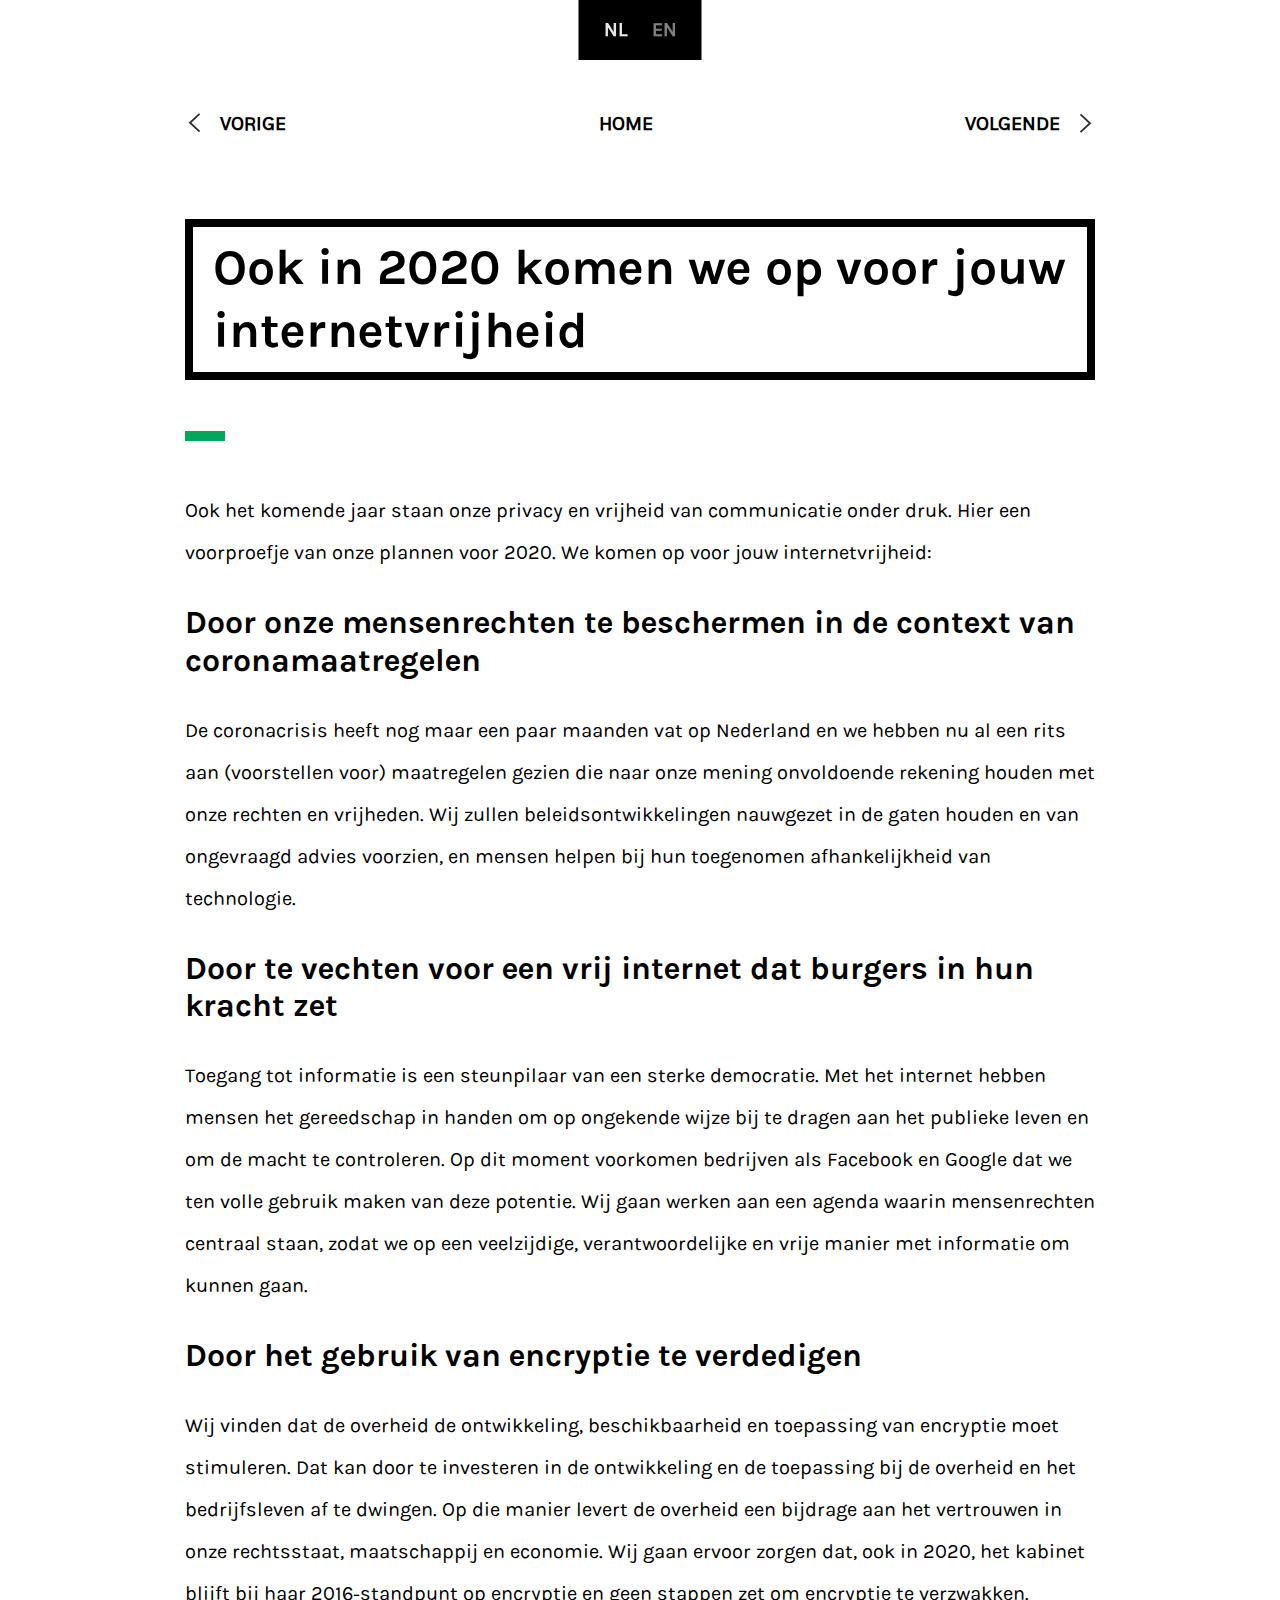
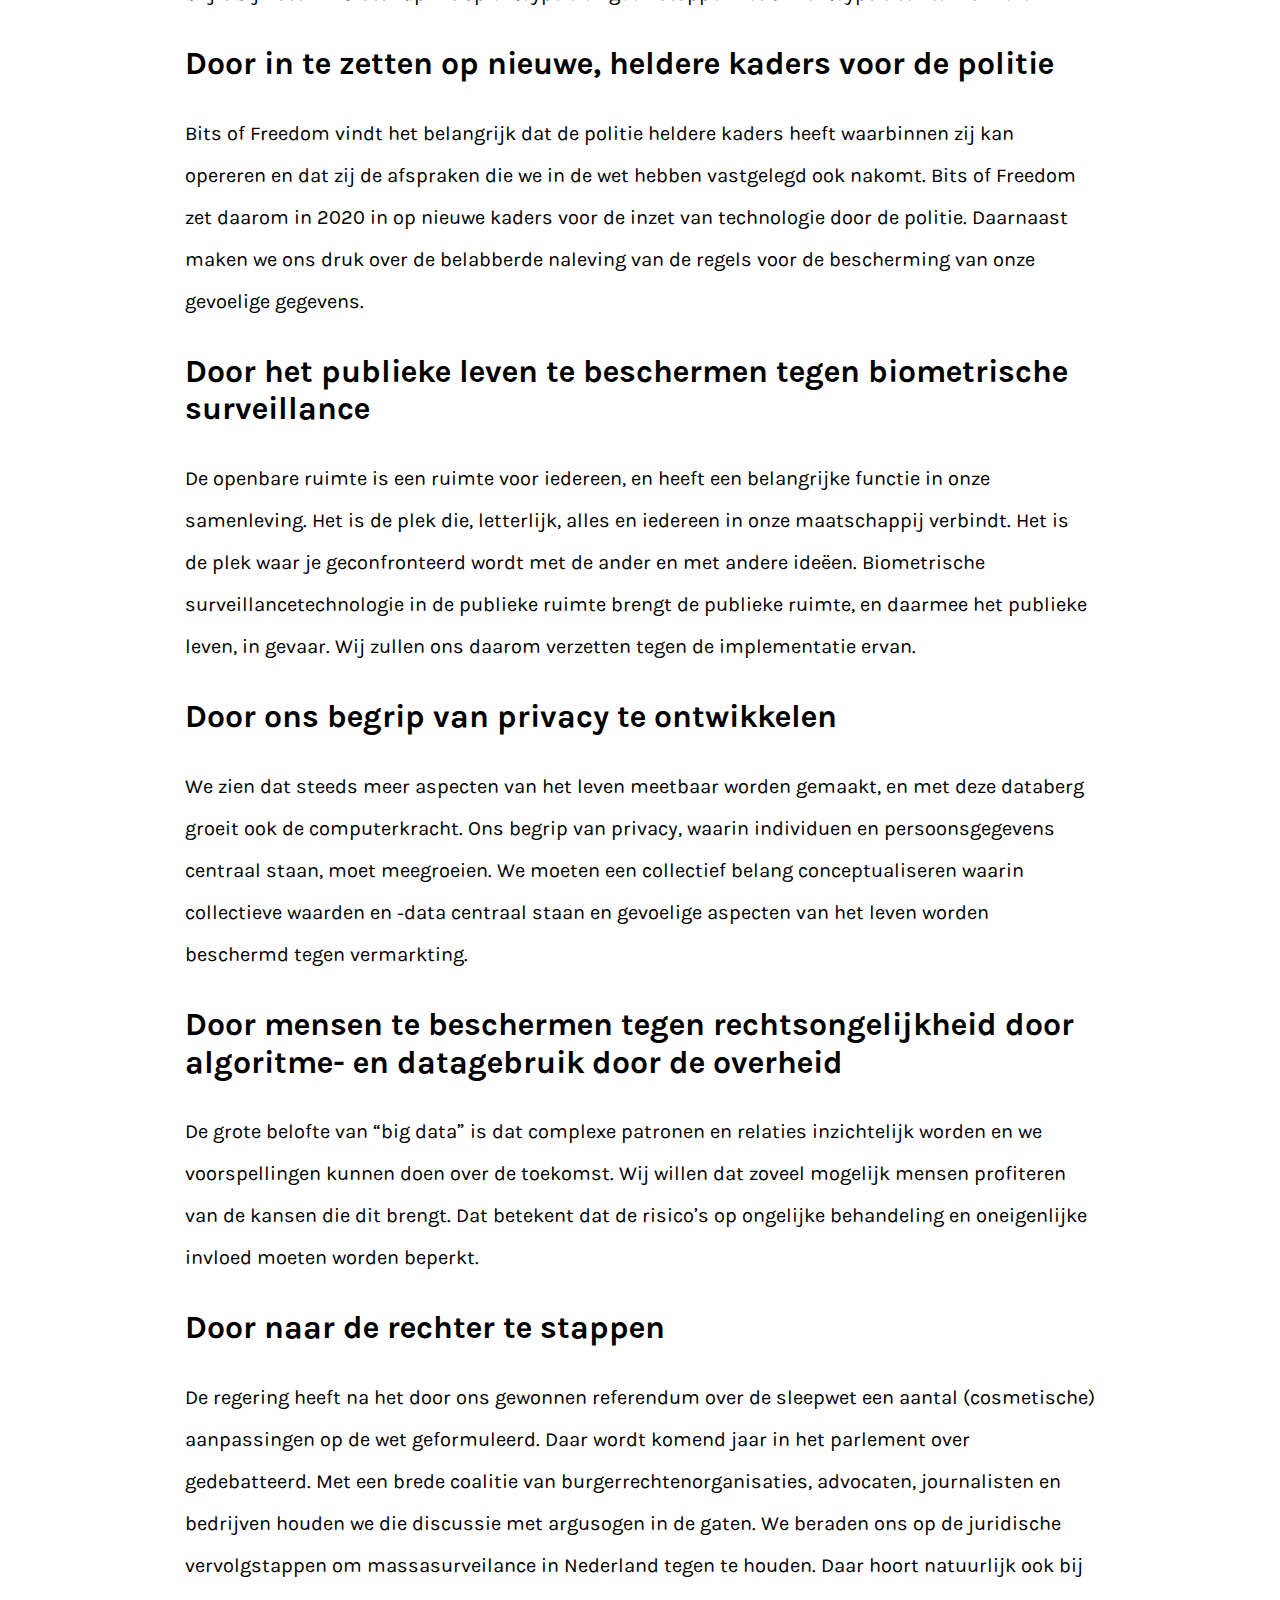
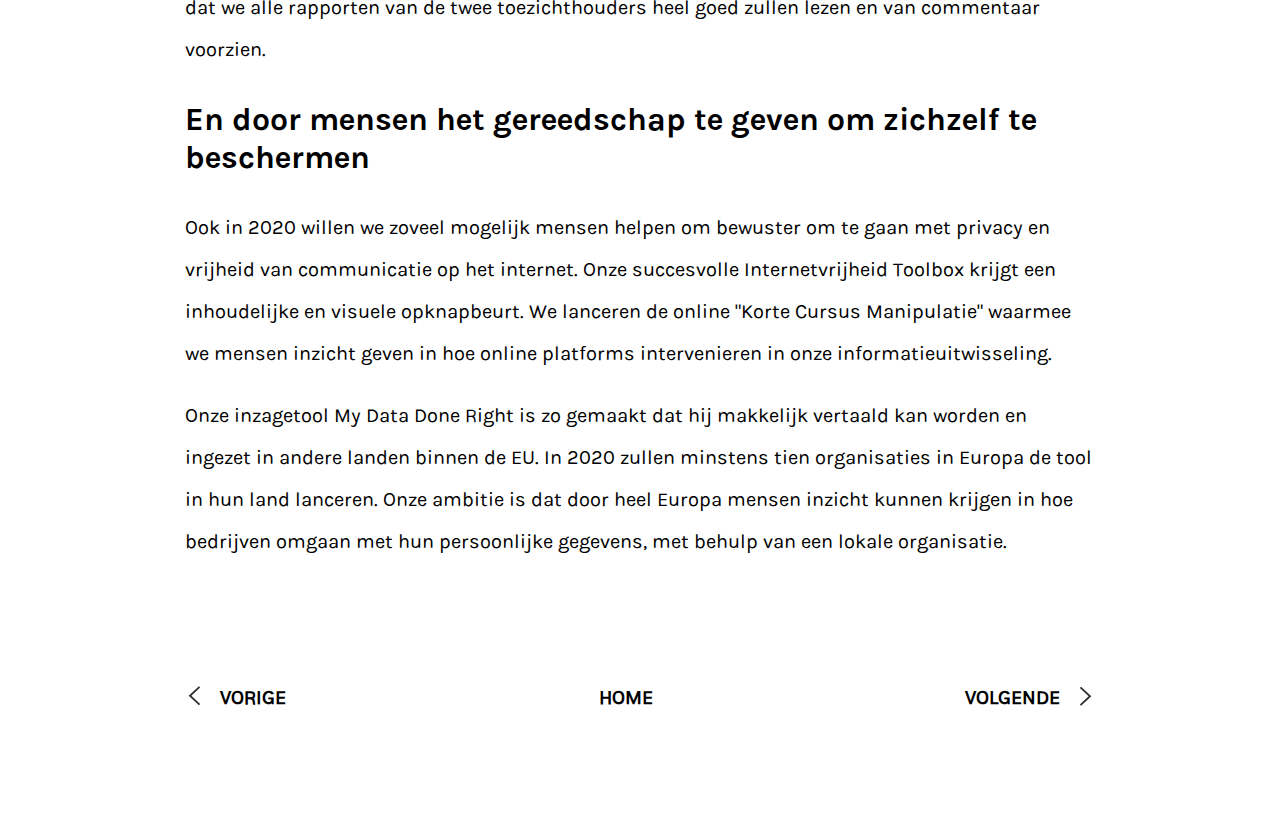
<file: ambitions.html>
<!DOCTYPE html>
<html>

<head>
  <meta charset="utf-8" />
  <meta name="viewport" content="width=device-width,initial-scale=1.0,maximum-scale=1.0,user-scalable=no">
  <title>Jaarverslag 2019 - Annual report 2019 | Bits of Freedom</title>
  <link rel="icon" href="images/favicon.png">

  <link rel="stylesheet" href="css/app.min.css">
</head>

<body>

  <div class="container container-small">

    <header class="clearfix">
      <div class="row">
        <div class="col-sm-12">
          <ul class="language-switcher">
            <li class="option" data-value="nl"><span>NL</span></li>
            <li class="option" data-value="en"><span>EN</span></li>
          </ul>
        </div>

        <div class="col-sm-12 page-controls">
          <a href="preface.html" class="back">
            <span class="lang-nl">VORIGE</span>
            <span class="lang-en">PREVIOUS</span>
          </a>
          <a href="#home" class="home">
            Home
          </a>
          <a href="data-done-right-coalition.html" class="next-article">
            <span class="lang-nl">VOLGENDE</span>
            <span class="lang-en">NEXT</span>
          </a>
        </div>

        <div class="col-sm-12">
          <span class="lang-nl">
            <h1 id="onzehoogtepuntenin2018">Ook in 2020 komen we op voor jouw internetvrijheid</h1>
          </span>
          <span class="lang-en">
            <h1 id="ourhighlightsof2018">We will continue to fight for your internet freedom in 2020</h1>
          </span>
        </div>
      </div>
    </header>

    <div class="row">
      <section class="col-sm-12 lang-nl">

        <div class="m-separator--rect"></div>

        <p>Ook het komende jaar staan onze privacy en vrijheid van communicatie onder druk. Hier een voorproefje van onze plannen voor 2020. We komen op voor jouw internetvrijheid:</p>

        <hr />
        <h3>Door onze mensenrechten te beschermen in de context van coronamaatregelen</h3>
        <hr />
        <p>De coronacrisis heeft nog maar een paar maanden vat op Nederland en we hebben nu al een rits aan (voorstellen voor) maatregelen gezien die naar onze mening onvoldoende rekening houden met onze rechten en vrijheden. Wij zullen beleidsontwikkelingen nauwgezet in de gaten houden en van ongevraagd advies voorzien, en mensen helpen bij hun toegenomen afhankelijkheid van technologie.</p>
        <hr />
        <h3>Door te vechten voor een vrij internet dat burgers in hun kracht zet</h3>
        <hr />
        <p>Toegang tot informatie is een steunpilaar van een sterke democratie. Met het internet hebben mensen het gereedschap in handen om op ongekende wijze bij te dragen aan het publieke leven en om de macht te controleren. Op dit moment voorkomen bedrijven als Facebook en Google dat we ten volle gebruik maken van deze potentie. Wij gaan werken aan een agenda waarin mensenrechten centraal staan, zodat we op een veelzijdige, verantwoordelijke en vrije manier met informatie om kunnen gaan. </p>
        <hr />
        <h3>Door het gebruik van encryptie te verdedigen</h3>
        <hr />
        <p>Wij vinden dat de overheid de ontwikkeling, beschikbaarheid en toepassing van encryptie moet stimuleren. Dat kan door te investeren in de ontwikkeling en de toepassing bij de overheid en het bedrijfsleven af te dwingen. Op die manier levert de overheid een bijdrage aan het vertrouwen in onze rechtsstaat, maatschappij en economie. Wij gaan ervoor zorgen dat, ook in 2020, het kabinet blijft bij haar 2016-standpunt op encryptie en geen stappen zet om encryptie te verzwakken. </p>
        <hr />
        <h3>Door in te zetten op nieuwe, heldere kaders voor de politie</h3>
        <hr />
        <p>Bits of Freedom vindt het belangrijk dat de politie heldere kaders heeft waarbinnen zij kan opereren en dat zij de afspraken die we in de wet hebben vastgelegd ook nakomt. Bits of Freedom zet daarom in 2020 in op nieuwe kaders voor de inzet van technologie door de politie. Daarnaast maken we ons druk over de belabberde naleving van de regels voor de bescherming van onze gevoelige gegevens.</p>
        <hr />
        <h3>Door het publieke leven te beschermen tegen biometrische surveillance</h3>
        <hr />
        <p>De openbare ruimte is een ruimte voor iedereen, en heeft een belangrijke functie in onze samenleving. Het is de plek die, letterlijk, alles en iedereen in onze maatschappij verbindt. Het is de plek waar je geconfronteerd wordt met de ander en met andere ideëen. Biometrische surveillancetechnologie in de publieke ruimte brengt de publieke ruimte, en daarmee het publieke leven, in gevaar. Wij zullen ons daarom verzetten tegen de implementatie ervan. </p>
        <hr />
        <h3>Door ons begrip van privacy te ontwikkelen</h3>
        <hr />
        <p>We zien dat steeds meer aspecten van het leven meetbaar worden gemaakt, en met deze databerg groeit ook de computerkracht. Ons begrip van privacy, waarin individuen en persoonsgegevens centraal staan, moet meegroeien. We moeten een collectief belang conceptualiseren waarin collectieve waarden en -data centraal staan en gevoelige aspecten van het leven worden beschermd tegen vermarkting.</p>
        <hr />
        <h3>Door mensen te beschermen tegen rechtsongelijkheid door algoritme- en datagebruik door de overheid</h3>
        <hr />
        <p>De grote belofte van “big data” is dat complexe patronen en relaties inzichtelijk worden en we voorspellingen kunnen doen over de toekomst. Wij willen dat zoveel mogelijk mensen profiteren van de kansen die dit brengt. Dat betekent dat de risico’s op ongelijke behandeling en oneigenlijke invloed moeten worden beperkt. </p>
        <hr />
        <h3>Door naar de rechter te stappen</h3>
        <hr />
        <p>De regering heeft na het door ons gewonnen referendum over de sleepwet een aantal (cosmetische) aanpassingen op de wet geformuleerd. Daar wordt komend jaar in het parlement over gedebatteerd. Met een brede coalitie van burgerrechtenorganisaties, advocaten, journalisten en bedrijven houden we die discussie met argusogen in de gaten. We beraden ons op de juridische vervolgstappen om massasurveilance in Nederland tegen te houden. Daar hoort natuurlijk ook bij dat we alle rapporten van de twee toezichthouders heel goed zullen lezen en van commentaar voorzien.</p>
        <hr />
        <h3>En door mensen het gereedschap te geven om zichzelf te beschermen</h3>
        <hr />
        <p>Ook in 2020 willen we zoveel mogelijk mensen helpen om bewuster om te gaan met privacy en vrijheid van communicatie op het internet. Onze succesvolle Internetvrijheid Toolbox krijgt een inhoudelijke en visuele opknapbeurt. We lanceren de online "Korte Cursus Manipulatie" waarmee we mensen inzicht geven in hoe online platforms intervenieren in onze informatieuitwisseling.</p>
        <p>Onze inzagetool My Data Done Right is zo gemaakt dat hij makkelijk vertaald kan worden en ingezet in andere landen binnen de EU. In 2020 zullen minstens tien organisaties in Europa de tool in hun land lanceren. Onze ambitie is dat door heel Europa mensen inzicht kunnen krijgen in hoe bedrijven omgaan met hun persoonlijke gegevens, met behulp van een lokale organisatie.</p>


      </section>

      <section class="col-sm-12 lang-en">

        <div class="m-separator--rect"></div>

        <p>In the coming year, our privacy and freedom of communication will continue to be under pressure. Here is a foretaste of our plans for 2020. We will stand up for your internet freedom by:</p>
      <hr/>
        <h3>Protecting human rights in the context of the coronavirus</h3>
      <hr/>

        <p>The corona crisis has affected the Netherlands, and in a few months time we have already seen a whole range of measures and proposals that, in our opinion, do not sufficiently take into account our rights and freedoms. We will closely monitor policy developments, provide unsolicited advice, and help people with their increased dependence on technology.</p>
      <hr/>
        <h3>Fighting for a free internet that empowers citizens </h3>
      <hr/>

        <p>Access to information is a key mainstay of a strong democracy. With the internet, people have the tools to contribute to public life and exercise power in an unprecedented way, but companies like Facebook and Google prevent us from making full use of this potential. We will work on an agenda in which human rights are central, so that we can access and share information in a versatile, responsible and unfettered way.</p>
      <hr/>
        <h3>Defending the use of encryption </h3>
      <hr/>

        <p>We believe that the government and industry should invest in the development, availability and application of encryption. This would contribute to confidence in our constitutional state, and in society and the economy. We plan to ensure that the government sticks to its 2016 position on encryption and does not take any steps to weaken it.</p>
      <hr/>
        <h3>Contributing to new, clear frameworks for the police</h3>
      <hr/>

        <p>It is important that the police have clear frameworks in which to operate, and that they comply with the law. In 2020, we are focusing on new frameworks for the police’s deployment of technology. We will also continue to scrutinize poor compliance with the rules for the protection of sensitive data.</p>
      <hr/>
        <h3>Protecting the public against biometric surveillance</h3>
      <hr/>

        <p>The public space belongs to everyone, and has an important function in our society. It is the place that, literally, connects everything and everyone, where we are confronted with other people and their ideas. Biometric surveillance technology endangers the public space, and therefore public life. We will therefore oppose its implementation.</p>
      <hr/>
        <h3>Developing our understanding of privacy</h3>
      <hr/>

        <p>More and more aspects of life are being made measurable, and increasingly powerful computers have the ability to mine this mountain of data. Our understanding of privacy, in which individuals and personal data are central, must grow to reflect this. We need to define a collective interest in which collective values and data are central, and sensitive aspects of life are protected against marketing and other intrusions.</p>
      <hr/>
        <h3>Protecting people from inequality before the law caused by the government’s use of data and algorithms</h3>
      <hr/>

        <p>The great promise of big data is that complex patterns and relationships will become transparent and we will be able to make predictions about the future. We want as many people as possible to benefit from the opportunities this brings, which means limiting the risks of unequal treatment and improper influence.</p>
      <hr/>
        <h3>Going to court</h3>
      <hr/>

        <p>After we won the referendum on the sleepwet, or “dragnet act”, allowing the large-scale, indiscriminate collection of personal data for law enforcement purposes, the government formulated a number of changes to the law, most of them cosmetic. These changes will be debated in parliament in 2020. Together with a broad coalition of civil rights organisations, lawyers, journalists, and companies, we will keep a critical eye on this discussion. Of course, this also includes carefully monitoring reports issued by the two regulators and providing them with comments. Furthermore, we are considering legal steps to stop mass surveillance in the Netherlands.</p>
      <hr/>
        <h3>Giving people the tools to protect themselves</h3>
      <hr/>

        <p>We want to help as many people as possible to be more aware of privacy and freedom of communication on the internet. The content and design of our successful Internet Freedom Toolbox will be updated, and we are launching a short course in online manipulation, giving insight into how online platforms intervene in our information exchange.</p>

        <p>Our data rights tool My Data Done Right was designed to be easily translated and deployed in other countries. We want people across the continent to understand how companies handle their personal data, with the help of local organisations. By the end of 2020, at least ten national organisations in Europe will have launched the tool.</p>

      </section>
    </div>

    <footer>
      <div class="row">
        <div class="col-sm-12 page-controls">
          <a href="preface.html" class="back">
            <span class="lang-nl">VORIGE</span>
            <span class="lang-en">PREVIOUS</span>
          </a>
          <a href="#home" class="home">
            Home
          </a>
          <a href="data-done-right-coalition.html" class="next-article">
            <span class="lang-nl">VOLGENDE</span>
            <span class="lang-en">NEXT</span>
          </a>
        </div>
      </div>
    </footer>

  </div>
  <!-- .container.container-small -->

  <script src="js/bundle.min.js"></script>
</body>

</html>
</file>
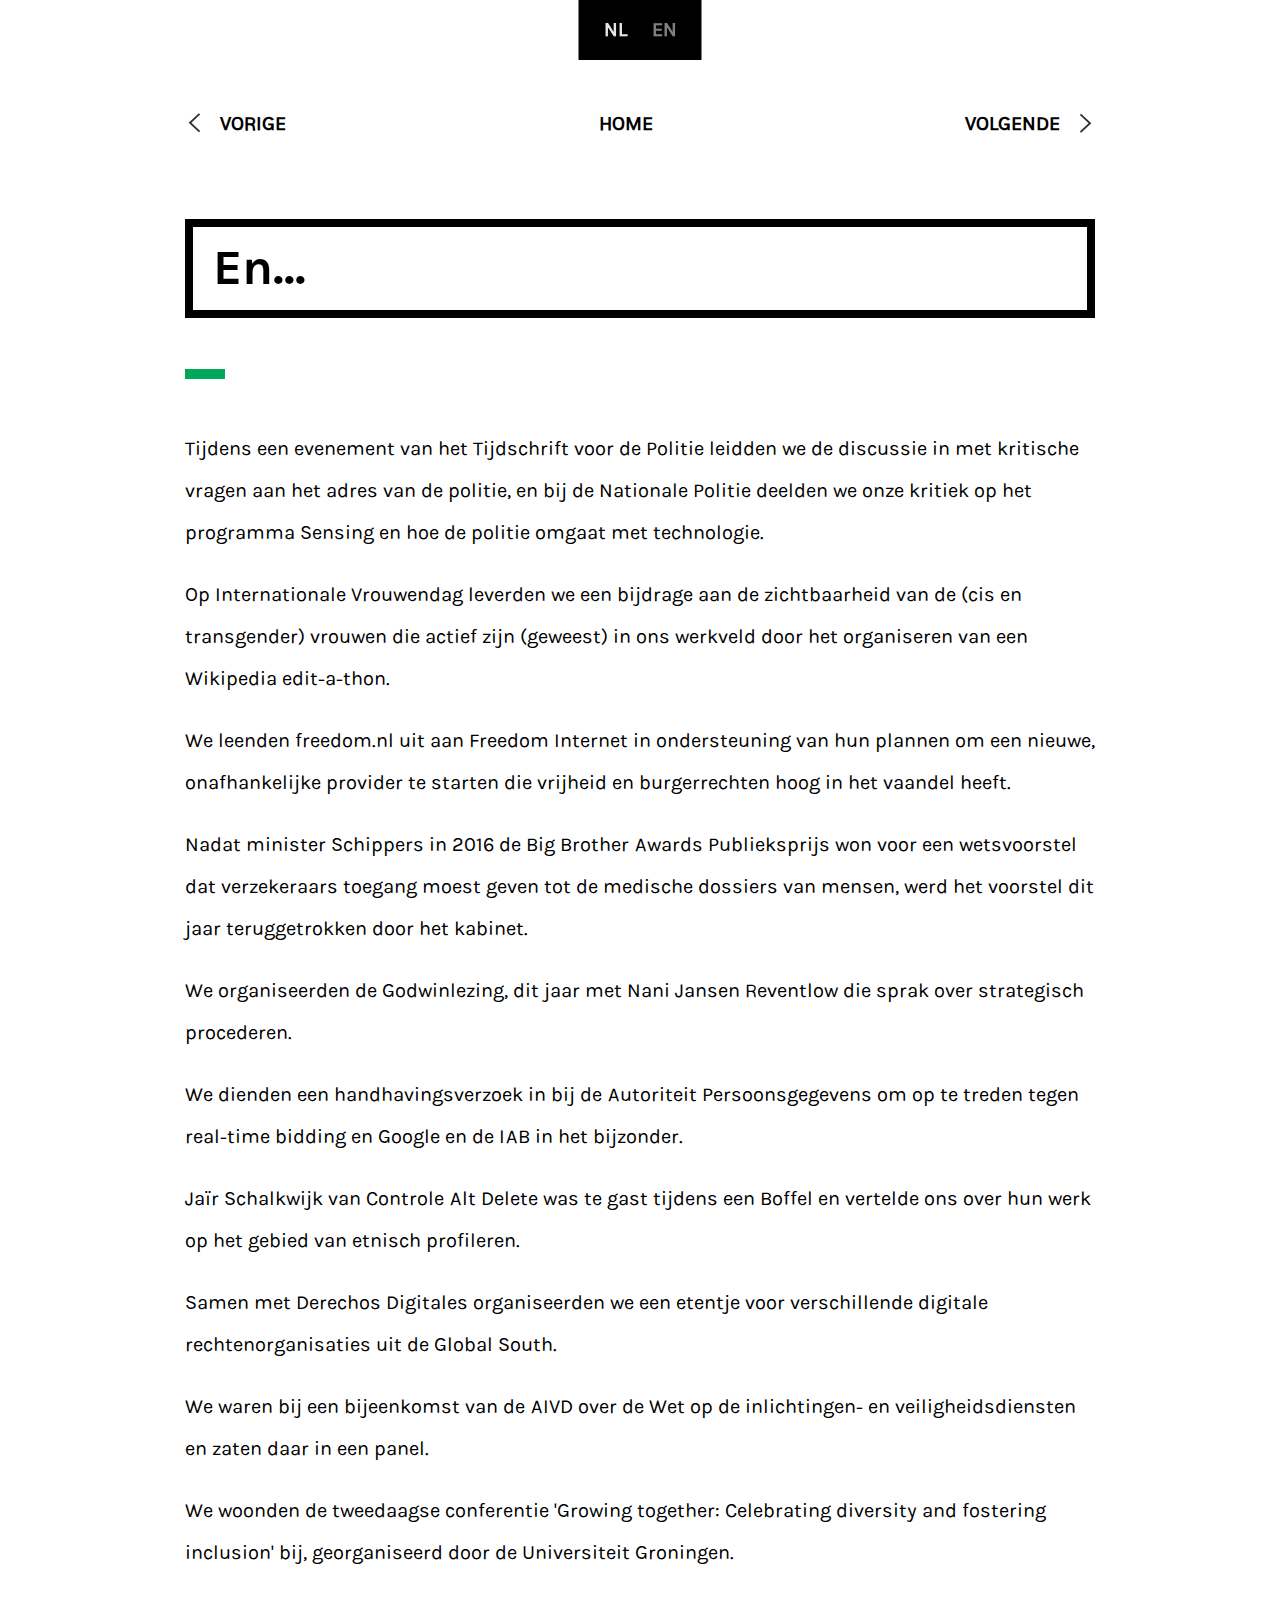
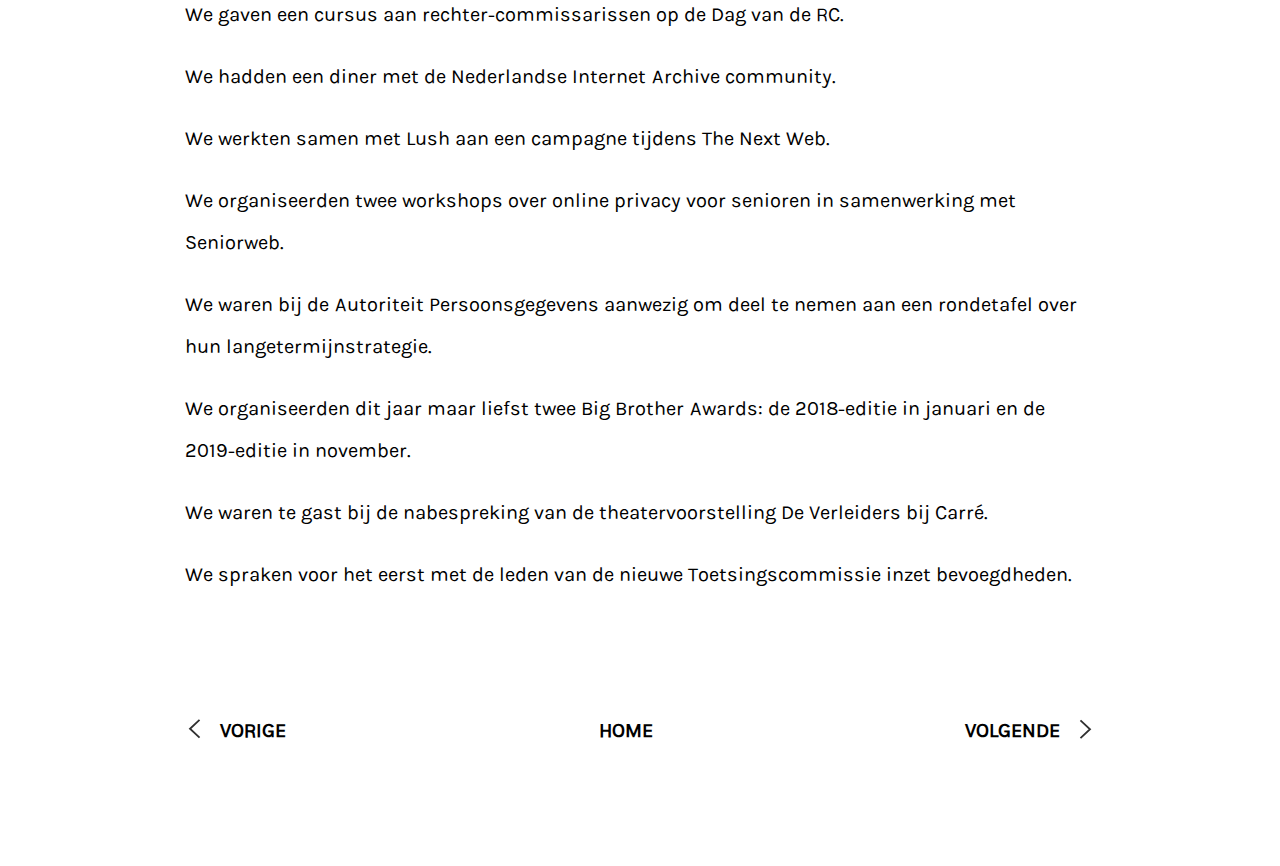
<file: and.html>
<!DOCTYPE html>
<html>
<head>
  <meta charset="utf-8" />
  <meta name="viewport" content="width=device-width,initial-scale=1.0,maximum-scale=1.0,user-scalable=no">
  <title>Jaarverslag 2019 - Annual report 2019 | Bits of Freedom</title>
  <link rel="icon" href="images/favicon.png">

  <link rel="stylesheet" href="css/app.min.css">
</head>
<body>

  <div class="container container-small">

    <header class="clearfix">
      <div class="row">
        <div class="col-sm-12">
          <ul class="language-switcher">
            <li class="option" data-value="nl"><span>NL</span></li>
            <li class="option" data-value="en"><span>EN</span></li>
          </ul>
        </div>

        <div class="col-sm-12 page-controls">
          <a href="celebrate.html" class="back">
            <span class="lang-nl">VORIGE</span>
            <span class="lang-en">PREVIOUS</span>
          </a>
          <a href="#home" class="home">
            Home
          </a>
          <a href="about-bits-of-freedom.html" class="next-article">
            <span class="lang-nl">VOLGENDE</span>
            <span class="lang-en">NEXT</span>
          </a>
        </div>

        <div class="col-sm-12">
          <span class="lang-nl">
            <h1>En...</h1>
          </span>
          <span class="lang-en">
            <h1>And...</h1>
          </span>
        </div>
      </div>
    </header>

    <div class="row">
      <section class="col-sm-12 lang-nl">

        <div class="m-separator--rect"></div>

        <p>Tijdens een evenement van het Tijdschrift voor de Politie leidden we de discussie in met kritische vragen aan het adres van de politie, en bij de Nationale Politie deelden we onze kritiek op het programma Sensing en hoe de politie omgaat met technologie.</p>
        <p>Op Internationale Vrouwendag leverden we een bijdrage aan de zichtbaarheid van de (cis en transgender) vrouwen die actief zijn (geweest) in ons werkveld door het organiseren van een Wikipedia edit-a-thon.</p>
        <p>We leenden freedom.nl uit aan Freedom Internet in ondersteuning van hun plannen om een nieuwe, onafhankelijke provider te starten die vrijheid en burgerrechten hoog in het vaandel heeft.</p>
        <p>Nadat minister Schippers in 2016 de Big Brother Awards Publieksprijs won voor een wetsvoorstel dat verzekeraars toegang moest geven tot de medische dossiers van mensen, werd het voorstel dit jaar teruggetrokken door het kabinet. </p>
        <p>We organiseerden de Godwinlezing, dit jaar met Nani Jansen Reventlow die sprak over strategisch procederen.</p>
        <p>We dienden een handhavingsverzoek in bij de Autoriteit Persoonsgegevens om op te treden tegen real-time bidding en Google en de IAB in het bijzonder.</p>
        <p>Jaïr Schalkwijk van Controle Alt Delete was te gast tijdens een Boffel en vertelde ons over hun werk op het gebied van etnisch profileren. </p>
        <p>Samen met Derechos Digitales organiseerden we een etentje voor verschillende digitale rechtenorganisaties uit de Global South. </p>
        <p>We waren bij een bijeenkomst van de AIVD over de Wet op de inlichtingen- en veiligheidsdiensten en zaten daar in een panel.</p>
        <p>We woonden de tweedaagse conferentie 'Growing together: Celebrating diversity and fostering inclusion' bij, georganiseerd door de Universiteit Groningen.</p>
        <p>We gaven een cursus aan rechter-commissarissen op de Dag van de RC.</p>
        <p>We hadden een diner met de Nederlandse Internet Archive community.</p>
        <p>We werkten samen met Lush aan een campagne tijdens The Next Web. </p>
        <p>We organiseerden twee workshops over online privacy voor senioren in samenwerking met Seniorweb.</p>
        <p>We waren bij de Autoriteit Persoonsgegevens aanwezig om deel te nemen aan een rondetafel over hun langetermijnstrategie.</p>
        <p>We organiseerden dit jaar maar liefst twee Big Brother Awards: de 2018-editie in januari en de 2019-editie in november. </p>
        <p>We waren te gast bij de nabespreking van de theatervoorstelling De Verleiders bij Carré.</p>
        <p>We spraken voor het eerst met de leden van de nieuwe Toetsingscommissie inzet bevoegdheden.</p>


      </section>

      <section class="col-sm-12 lang-en">

        <div class="m-separator--rect"></div>

<p>We gave an introduction at an event organized by the police magazine Tijdschrift voor depolitie (Journal for the police) and raised critical questions aboutthe police’s practice and policy. At another event, organised by thenational police force, we shared our criticism of the Sensing programme, which uses smart cameras to detect potentially suspiciousactivity, and of police use of technology in general.</p>

<p>We contributed to the visibility of women and cis-and transgender privacy activists by organizing a Wikipediaedit-a-thon on International Women's Day.</p>

<p>We handed over theuse of the domain namefreedom.nl to Freedom Internet in support of their plans to start anew, independent internet provider that values liberty and civilrights.</p>

<p>After the DutchHealth minister Edith Schippers won the Big Brother Awards AudienceAward in 2016 for a bill that would give insurers easieraccess to people's medical files, theproposal was withdrawn by the cabinet this year.</p>

<p>We organized the Godwin Lecture, this year with NaniJansen Reventlow talking about strategic litigation.</p>

<p>We submitted an enforcement request to theDutch Data Protection Authorityto take action against real-time bidding,and in particular againstGoogle and the Internet Advertising Bureau.</p>

<p>We held a reception at which Jaïr Schalkwijk, of thepolicing reform group Control Alt Delete, told us about their work onethnic profiling.</p>

<p>We organised a dinner for several digital rightsorganisations from the Global South together with Derechos Digitales.</p>

<p>We attended a meeting on the Intelligence andSecurity Services Act organised by the Dutch secret service, and tookpart in a panel.</p>

<p>We attended a two-day conference entitled 'Growingtogether: Celebrating diversity and fostering inclusion', organisedby the University of Groningen.</p>

<p>We spoke duringthe Day of the Magistrate.</p>

<p>We had dinner with the Dutch Internet Archivecommunity.</p>

<p>We worked with Lush on a campaign during The Next Webconference.</p>

<p>We organized two workshops on online privacy forseniors in collaboration with Seniorweb.</p>

<p>We took part in a roundtable meeting to discuss theData Protection Authority’s long-term strategy.</p>

<p>We organised two Big Brother Awards: the 2018 editionin January, and the 2019 one in November.</p>

<p>We guested on a panel following a performance by the infamous theatre group De Verleiders at the Carrétheatre in Amsterdam.</p>

<p>We met for the firsttime with the members of the new Toetsingscommissie Inzet Bevoegdheden (InvestigatoryPowers Commission), an independent commission that reviews the authorizationof powers givento the secret services. </p>

      </section>
    </div>

    <footer>
      <div class="row">
        <div class="col-sm-12 page-controls">
          <a href="celebrate.html" class="back">
            <span class="lang-nl">VORIGE</span>
            <span class="lang-en">PREVIOUS</span>
          </a>
          <a href="#home" class="home">
            Home
          </a>
          <a href="about-bits-of-freedom.html" class="next-article">
            <span class="lang-nl">VOLGENDE</span>
            <span class="lang-en">NEXT</span>
          </a>
        </div>
      </div>
    </footer>

  </div> <!-- .container.container-small -->

  <script src="js/bundle.min.js"></script>
</body>
</html>
</file>
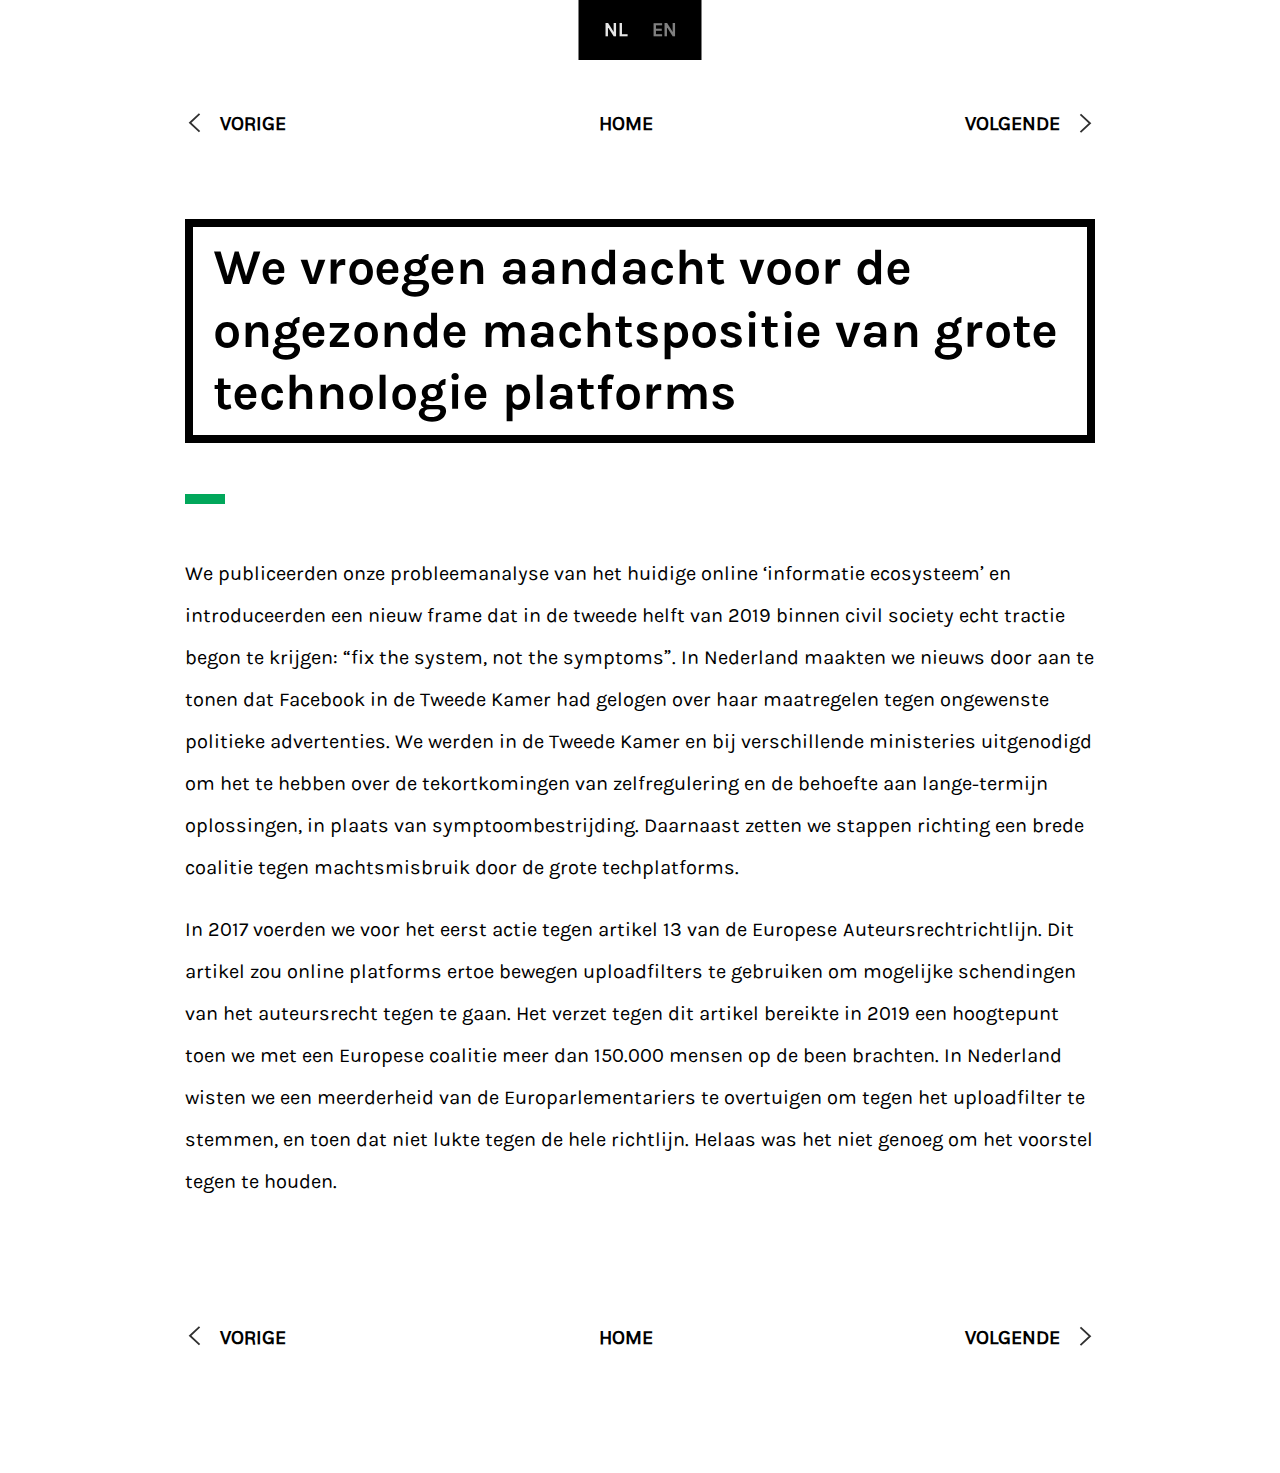
<file: attention.html>
<!DOCTYPE html>
<html>

<head>
  <meta charset="utf-8" />
  <meta name="viewport" content="width=device-width,initial-scale=1.0,maximum-scale=1.0,user-scalable=no">
  <title>Jaarverslag 2019 - Annual report 2019 | Bits of Freedom</title>
  <link rel="icon" href="images/favicon.png">

  <link rel="stylesheet" href="css/app.min.css">
</head>

<body>

  <div class="container container-small">

    <header class="clearfix">
      <div class="row">
        <div class="col-sm-12">
          <ul class="language-switcher">
            <li class="option" data-value="nl"><span>NL</span></li>
            <li class="option" data-value="en"><span>EN</span></li>
          </ul>
        </div>

        <div class="col-sm-12 page-controls">
          <a href="nextdoor.html" class="back">
            <span class="lang-nl">VORIGE</span>
            <span class="lang-en">PREVIOUS</span>
          </a>
          <a href="#home" class="home">
            Home
          </a>
          <a href="police.html" class="next-article">
            <span class="lang-nl">VOLGENDE</span>
            <span class="lang-en">NEXT</span>
          </a>
        </div>

        <div class="col-sm-12">
          <span class="lang-nl">
            <h1>We vroegen aandacht voor de ongezonde machtspositie van grote technologie platforms</h1>
          </span>
          <span class="lang-en">
            <h1>We drew attention to the unhealthy dominance of large technology platforms</h1>
          </span>
        </div>
      </div>
    </header>

    <div class="row">
      <section class="col-sm-12 lang-nl">

        <div class="m-separator--rect"></div>

        <p>We publiceerden onze probleemanalyse van het huidige online ‘informatie ecosysteem’ en introduceerden een nieuw frame dat in de tweede helft van 2019 binnen civil society echt tractie begon te krijgen: “fix the system, not the symptoms”. In Nederland maakten we nieuws door aan te tonen dat Facebook in de Tweede Kamer had gelogen over haar maatregelen tegen ongewenste politieke advertenties. We werden in de Tweede Kamer en bij verschillende ministeries uitgenodigd om het te hebben over de tekortkomingen van zelfregulering en de behoefte aan lange-termijn oplossingen, in plaats van symptoombestrijding. Daarnaast zetten we stappen richting een brede coalitie tegen machtsmisbruik door de grote techplatforms.</p>

        <p>In 2017 voerden we voor het eerst actie tegen artikel 13 van de Europese Auteursrechtrichtlijn. Dit artikel zou online platforms ertoe bewegen uploadfilters te gebruiken om mogelijke schendingen van het auteursrecht tegen te gaan. Het verzet tegen dit artikel bereikte in 2019 een hoogtepunt toen we met een Europese coalitie meer dan 150.000 mensen op de been brachten. In Nederland wisten we een meerderheid van de Europarlementariers te overtuigen om tegen het uploadfilter te stemmen, en toen dat niet lukte tegen de hele richtlijn. Helaas was het niet genoeg om het voorstel tegen te houden.</p>

      </section>

      <section class="col-sm-12 lang-en">

        <div class="m-separator--rect"></div>

        <p>We published our analysis of problems in the online information ecosystem, and introduced a new framework that started to gain real traction within civil society in the second half of 2019. We called this "fix the system, not the symptoms". </p>

        <p>In the Netherlands, we made news by proving that Facebook had lied to the House of Representatives about its measures against unwanted political advertisements. We were invited to the House, and to various ministries, to talk about the shortcomings of self-regulation and the need for long-term solutions. In addition, we took the first steps towards a broad coalition against abuse of power by the large tech platforms. </p>

        <p>Furthermore, our work on article 13 of the new European Copyright Directive continued. We first took action against article 13 (later article 17), that is meant to encourage online platforms to use upload filters to identify and block possible copyright violations, in 2017. Opposition to the article peaked in 2019, when, together with a European coalition, we mobilized more than 150,000 people across Europe. In the Netherlands, we convinced a majority of MEPs to vote against the upload filter, and subsequently against the entire directive. Unfortunately, this was not enough to stop the proposal.</p>

      </section>
    </div>

    <footer>
      <div class="row">
        <div class="col-sm-12 page-controls">
          <a href="nextdoor.html" class="back">
            <span class="lang-nl">VORIGE</span>
            <span class="lang-en">PREVIOUS</span>
          </a>
          <a href="#home" class="home">
            Home
          </a>
          <a href="police.html" class="next-article">
            <span class="lang-nl">VOLGENDE</span>
            <span class="lang-en">NEXT</span>
          </a>
        </div>
      </div>
    </footer>

  </div>
  <!-- .container.container-small -->

  <script src="js/bundle.min.js"></script>
</body>

</html>
</file>
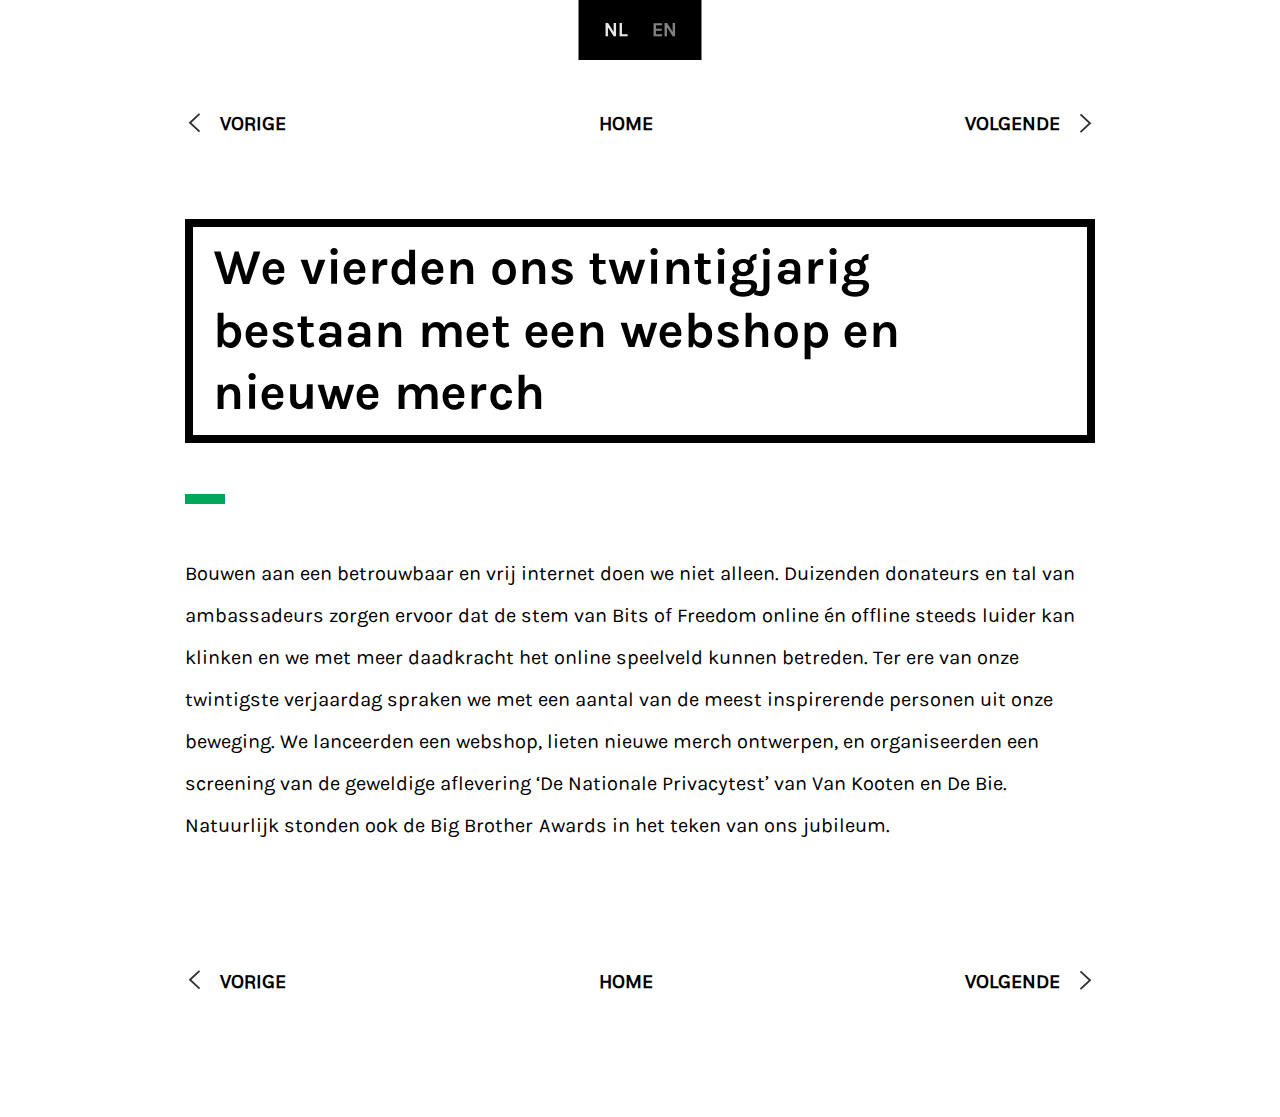
<file: celebrate.html>
<!DOCTYPE html>
<html>
<head>
  <meta charset="utf-8" />
  <meta name="viewport" content="width=device-width,initial-scale=1.0,maximum-scale=1.0,user-scalable=no">
  <title>Jaarverslag 2019 - Annual report 2019 | Bits of Freedom</title>
  <link rel="icon" href="images/favicon.png">

  <link rel="stylesheet" href="css/app.min.css">
</head>
<body>

  <div class="container container-small">

    <header class="clearfix">
      <div class="row">
        <div class="col-sm-12">
          <ul class="language-switcher">
            <li class="option" data-value="nl"><span>NL</span></li>
            <li class="option" data-value="en"><span>EN</span></li>
          </ul>
        </div>

        <div class="col-sm-12 page-controls">
          <a href="advised-representatives.html" class="back">
            <span class="lang-nl">VORIGE</span>
            <span class="lang-en">PREVIOUS</span>
          </a>
          <a href="#home" class="home">
            Home
          </a>
          <a href="and.html" class="next-article">
            <span class="lang-nl">VOLGENDE</span>
            <span class="lang-en">NEXT</span>
          </a>
        </div>

        <div class="col-sm-12">
          <span class="lang-nl">
            <h1>We vierden ons twintigjarig bestaan met een webshop en nieuwe merch</h1>
          </span>
          <span class="lang-en">
            <h1>We celebrated our twentieth anniversary with a webshop and new merchandise.</h1>
          </span>
        </div>
      </div>
    </header>

    <div class="row">
      <section class="col-sm-12 lang-nl">

        <div class="m-separator--rect"></div>

        <p>Bouwen aan een betrouwbaar en vrij internet doen we niet alleen. Duizenden donateurs en tal van ambassadeurs zorgen ervoor dat de stem van Bits of Freedom online én offline steeds luider kan klinken en we met meer daadkracht het online speelveld kunnen betreden. Ter ere van onze twintigste verjaardag spraken we met een aantal van de meest inspirerende personen uit onze beweging. We lanceerden een webshop, lieten nieuwe merch ontwerpen, en organiseerden een screening van de geweldige aflevering ‘De Nationale Privacytest’ van Van Kooten en De Bie. Natuurlijk stonden ook de Big Brother Awards in het teken van ons jubileum.</p>

      </section>

      <section class="col-sm-12 lang-en">

        <div class="m-separator--rect"></div>

        <p>We can’t build a reliable and free internet on our own. Thousands of donors and numerous ambassadors ensure Bits of Freedom can make its voice heard online and offline. In honour of our twentieth anniversary, we spoke with some of the most inspiring people from our movement. We launched a webshop, had new merchandise designed, and organised a screening of the terrific satirical tv broadcast De Nationale Privacytest (The National Privacy Test). Of course, our anniversary was also marked by the annual Big Brother Awards.</p>

      </section>
    </div>

    <footer>
      <div class="row">
        <div class="col-sm-12 page-controls">
          <a href="advised-representatives.html" class="back">
            <span class="lang-nl">VORIGE</span>
            <span class="lang-en">PREVIOUS</span>
          </a>
          <a href="#home" class="home">
            Home
          </a>
          <a href="and.html" class="next-article">
            <span class="lang-nl">VOLGENDE</span>
            <span class="lang-en">NEXT</span>
          </a>
        </div>
      </div>
    </footer>

  </div> <!-- .container.container-small -->

  <script src="js/bundle.min.js"></script>
</body>
</html>
</file>
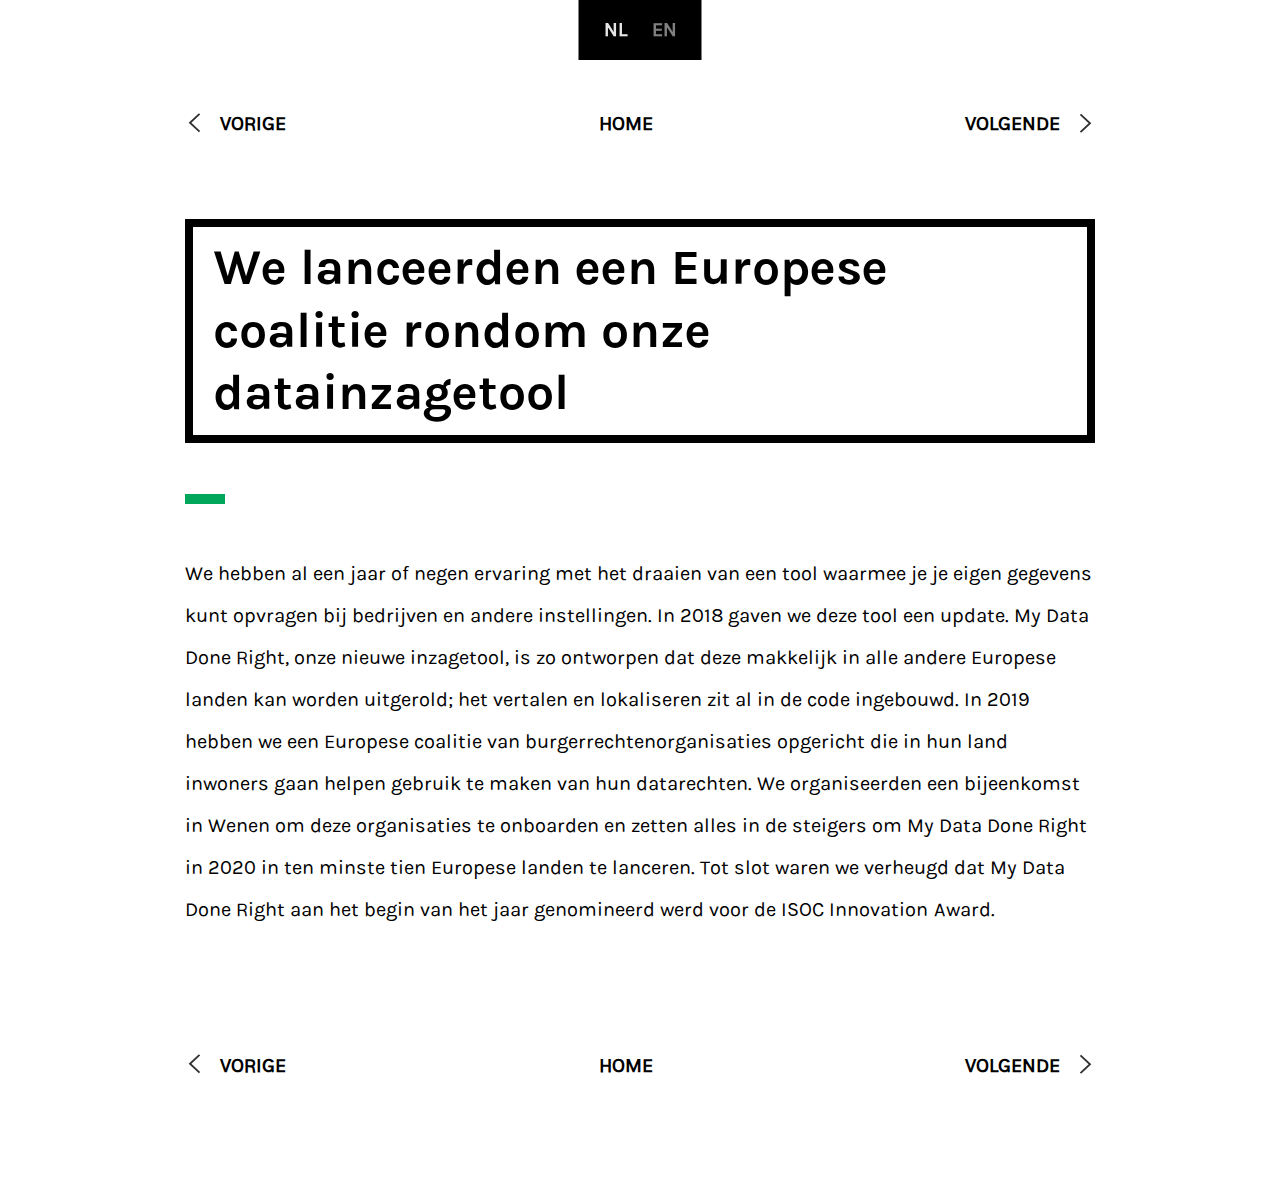
<file: data-done-right-coalition.html>
<!DOCTYPE html>
<html>

<head>
  <meta charset="utf-8" />
  <meta name="viewport" content="width=device-width,initial-scale=1.0,maximum-scale=1.0,user-scalable=no">
  <title>Jaarverslag 2019 - Annual report 2019 | Bits of Freedom</title>
  <link rel="icon" href="images/favicon.png">

  <link rel="stylesheet" href="css/app.min.css">
</head>

<body>

  <div class="container container-small">

    <header class="clearfix">
      <div class="row">
        <div class="col-sm-12">
          <ul class="language-switcher">
            <li class="option" data-value="nl"><span>NL</span></li>
            <li class="option" data-value="en"><span>EN</span></li>
          </ul>
        </div>

        <div class="col-sm-12 page-controls">
          <a href="ambitions.html" class="back">
            <span class="lang-nl">VORIGE</span>
            <span class="lang-en">PREVIOUS</span>
          </a>
          <a href="#home" class="home">
            Home
          </a>
          <a href="nextdoor.html" class="next-article">
            <span class="lang-nl">VOLGENDE</span>
            <span class="lang-en">NEXT</span>
          </a>
        </div>

        <div class="col-sm-12">
          <span class="lang-nl">
            <h1>We lanceerden een Europese coalitie rondom onze datainzagetool</h1>
          </span>
          <span class="lang-en">
            <h1>We launched a European coalition around our data rights tool</h1>
          </span>
        </div>
      </div>
    </header>

    <div class="row">
      <section class="col-sm-12 lang-nl">

        <div class="m-separator--rect"></div>

        <p>We hebben al een jaar of negen ervaring met het draaien van een tool waarmee je je eigen gegevens kunt opvragen bij bedrijven en andere instellingen. In 2018 gaven we deze tool een update. My Data Done Right, onze nieuwe inzagetool, is zo ontworpen dat deze makkelijk in alle andere Europese landen kan worden uitgerold; het vertalen en lokaliseren zit al in de code ingebouwd. In 2019 hebben we een Europese coalitie van burgerrechtenorganisaties opgericht die in hun land inwoners gaan helpen gebruik te maken van hun datarechten. We organiseerden een bijeenkomst in Wenen om deze organisaties te onboarden en zetten alles in de steigers om My Data Done Right in 2020 in ten minste tien Europese landen te lanceren. Tot slot waren we verheugd dat My Data Done Right aan het begin van het jaar genomineerd werd voor de ISOC Innovation Award.</p>

      </section>

      <section class="col-sm-12 lang-en">

        <div class="m-separator--rect"></div>

        <p>We have about nine years’ experience running a website that allows people to request insight into their data from companies and institutions. We updated this tool in 2018. My Data Done Right, our new data rights tool, has been designed to be easily deployed across Europe; translation and localization are built into the code. </p>

        <p>In 2019, we set up a European coalition of civil rights organisations that will help residents in their countries to exercise their data rights. We organised a meeting in Vienna to onboard these organisations, and look forward to launching the website in at least ten European countries by the end of 2020. Finally, we were appreciative of the website being nominated for the ISOC Innovation Award at the beginning of the year.</p>

      </section>
    </div>

    <footer>
      <div class="row">
        <div class="col-sm-12 page-controls">
          <a href="ambitions.html" class="back">
            <span class="lang-nl">VORIGE</span>
            <span class="lang-en">PREVIOUS</span>
          </a>
          <a href="#home" class="home">
            Home
          </a>
          <a href="nextdoor.html" class="next-article">
            <span class="lang-nl">VOLGENDE</span>
            <span class="lang-en">NEXT</span>
          </a>
        </div>
      </div>
    </footer>

  </div>
  <!-- .container.container-small -->

  <script src="js/bundle.min.js"></script>
</body>

</html>
</file>
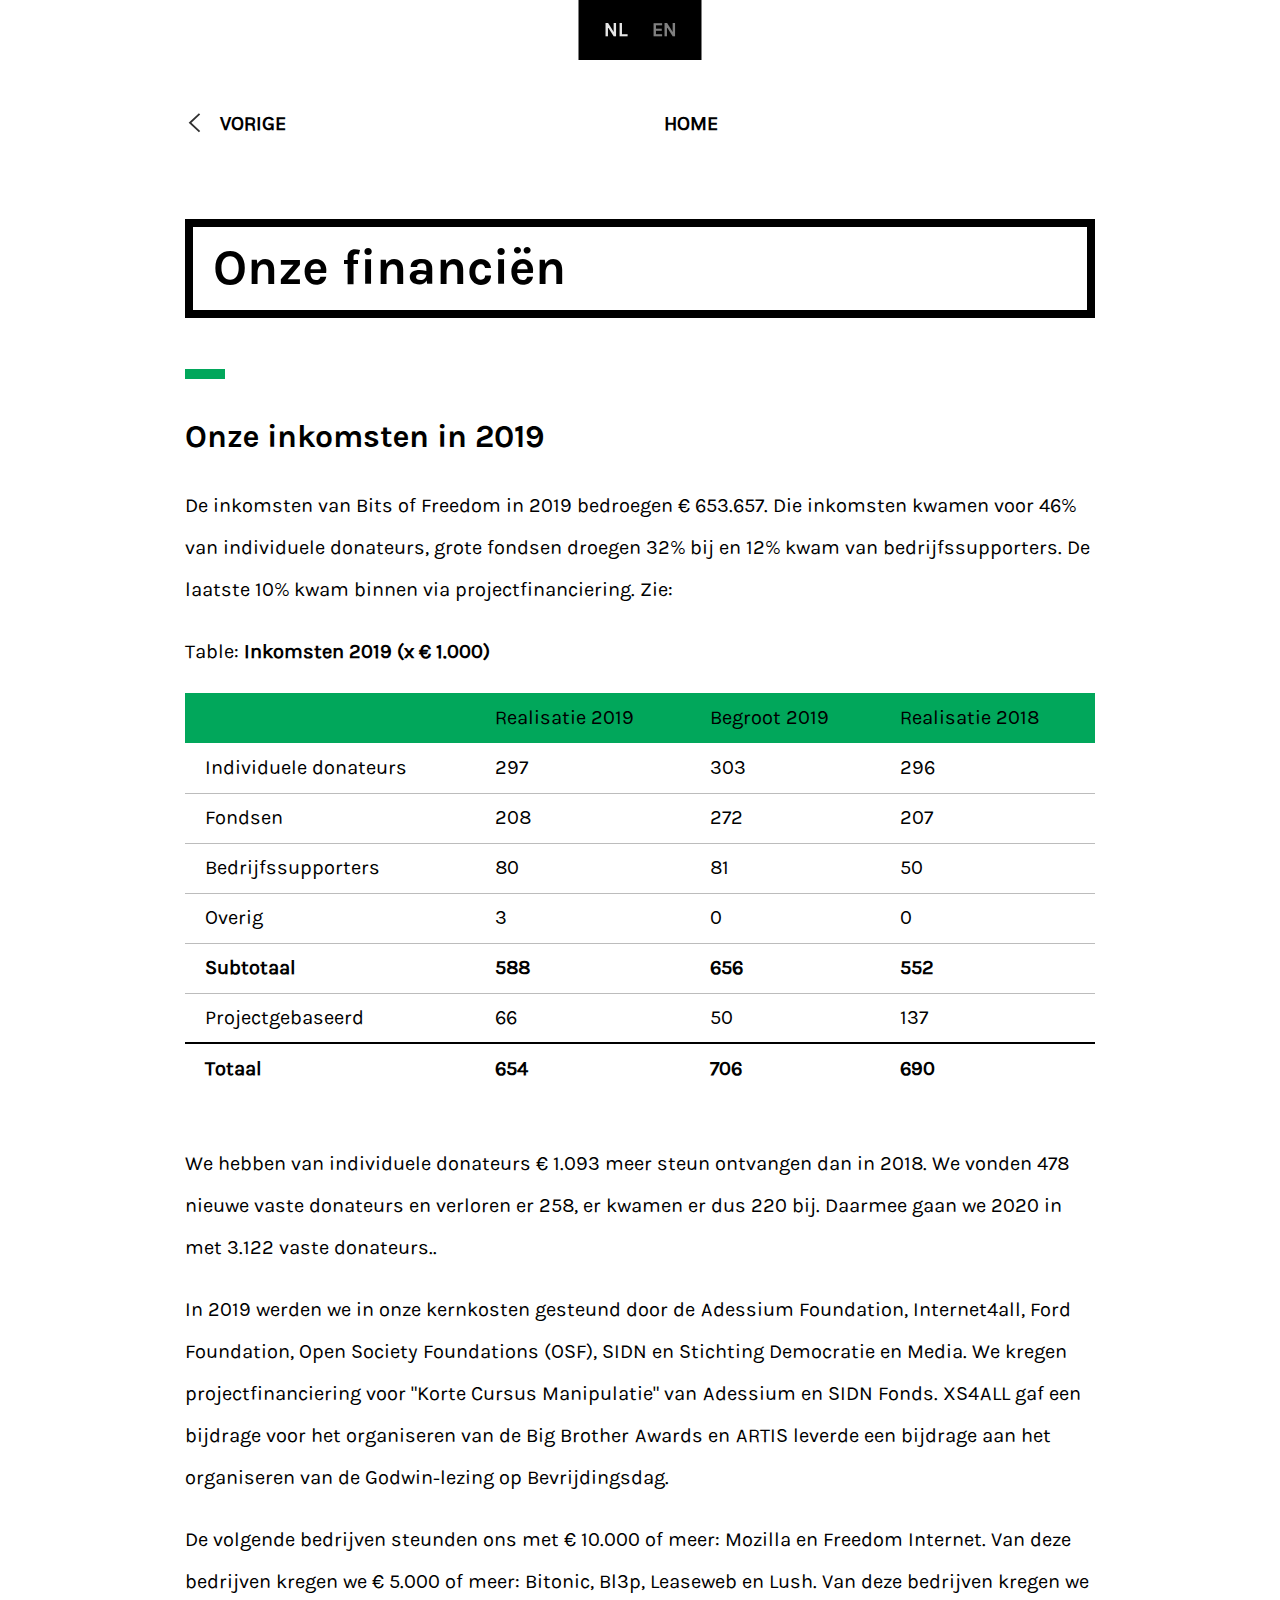
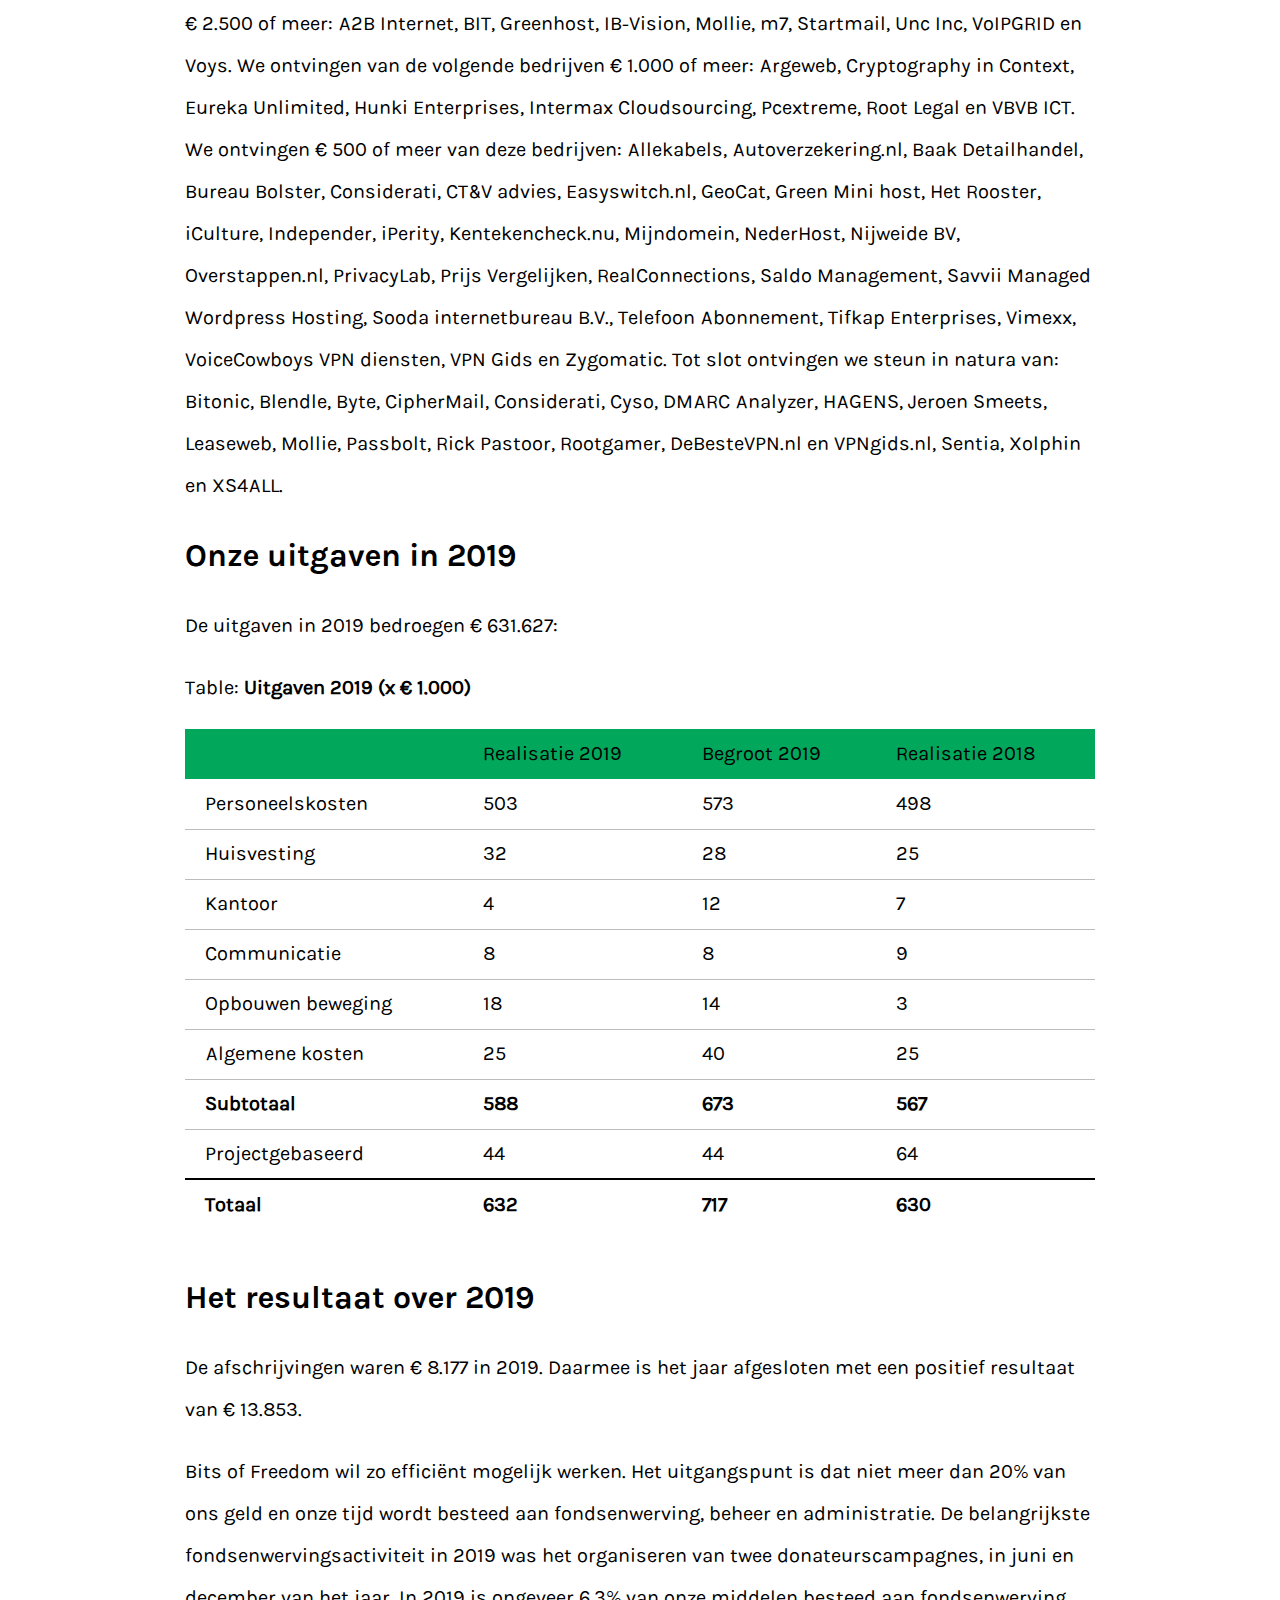
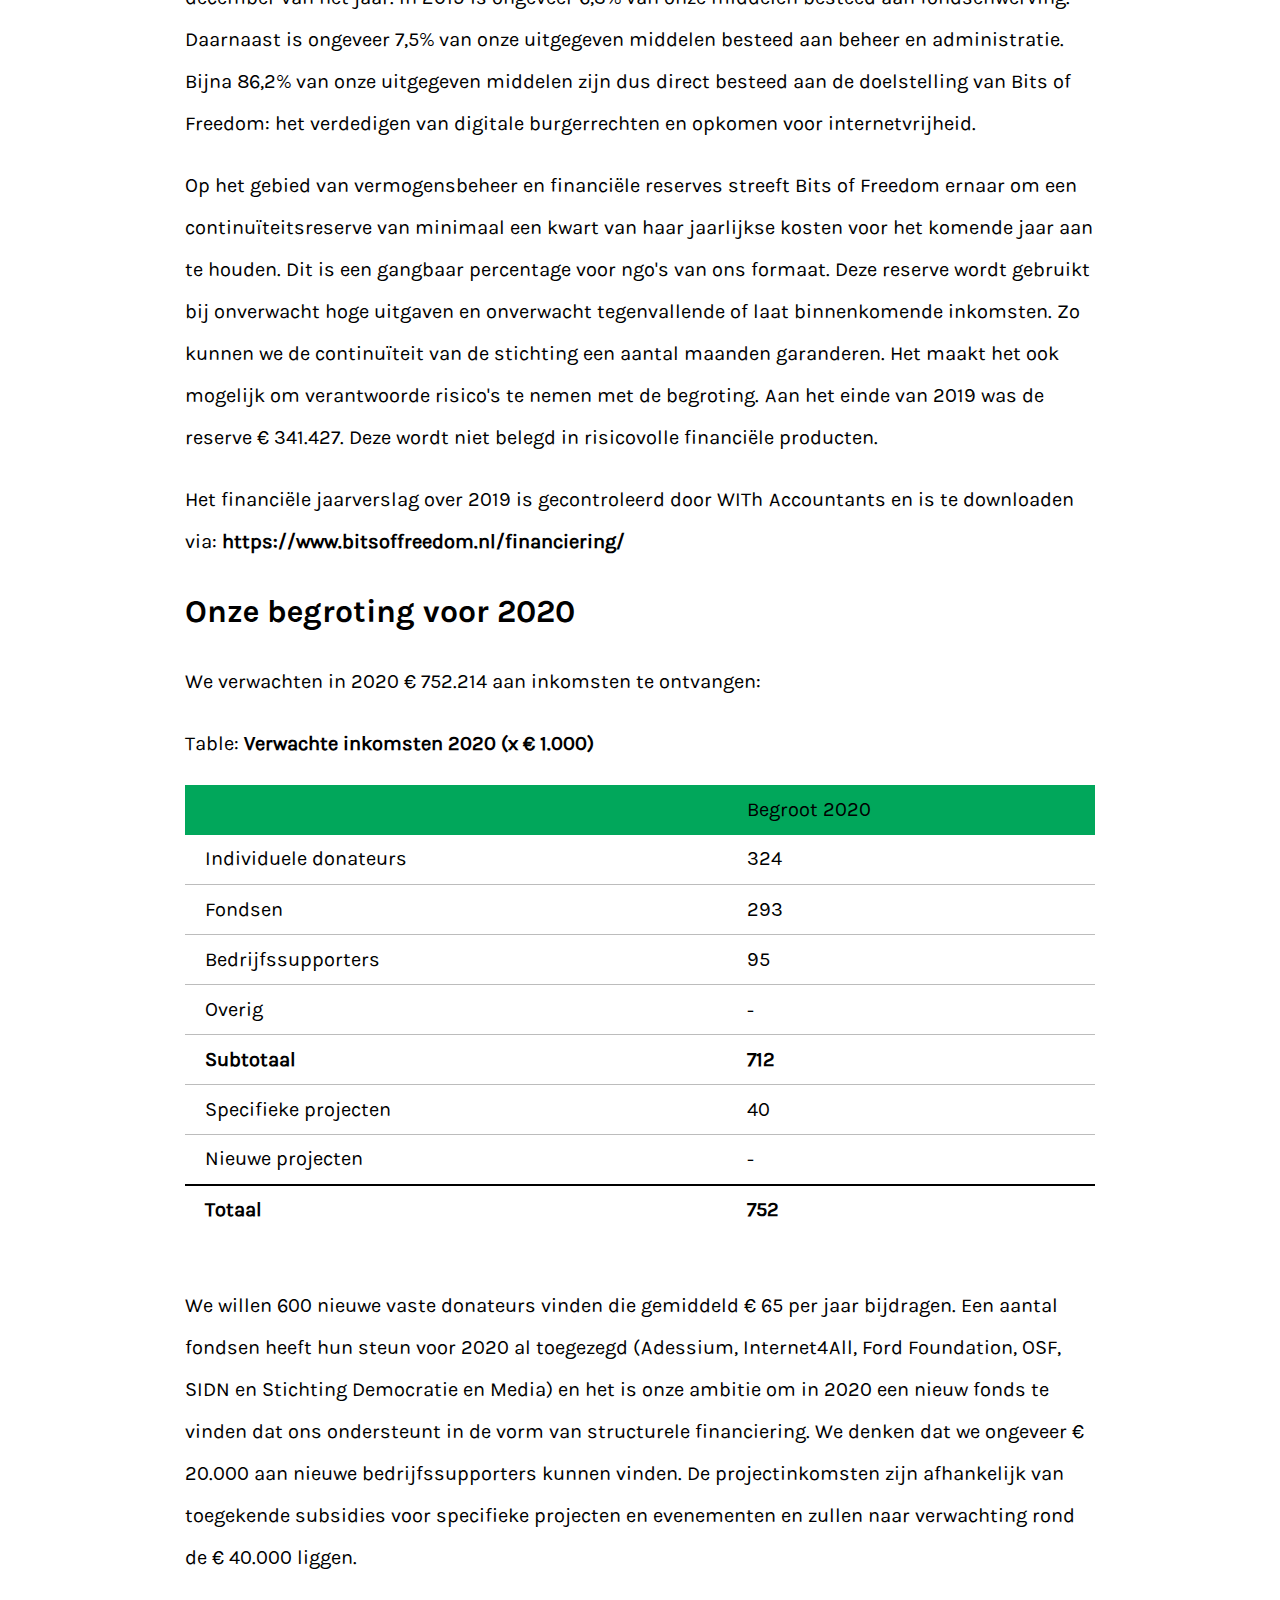
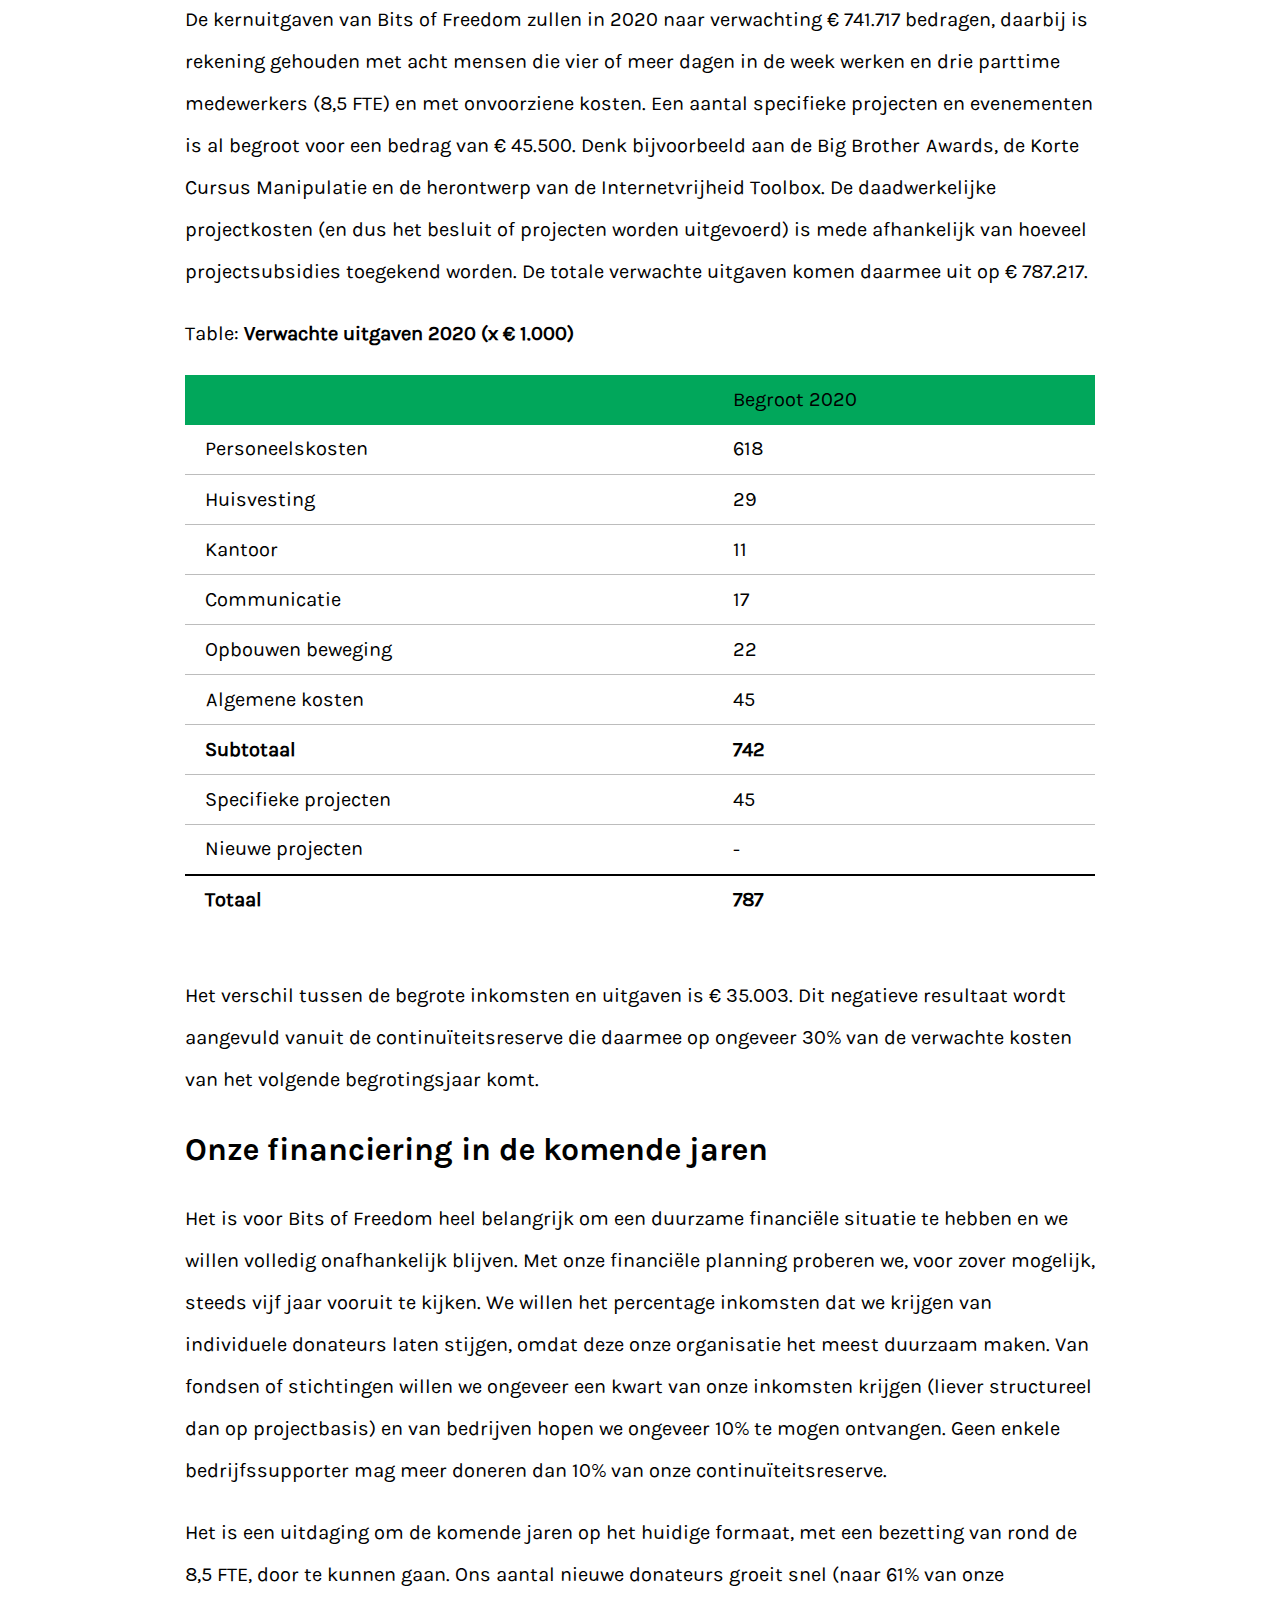
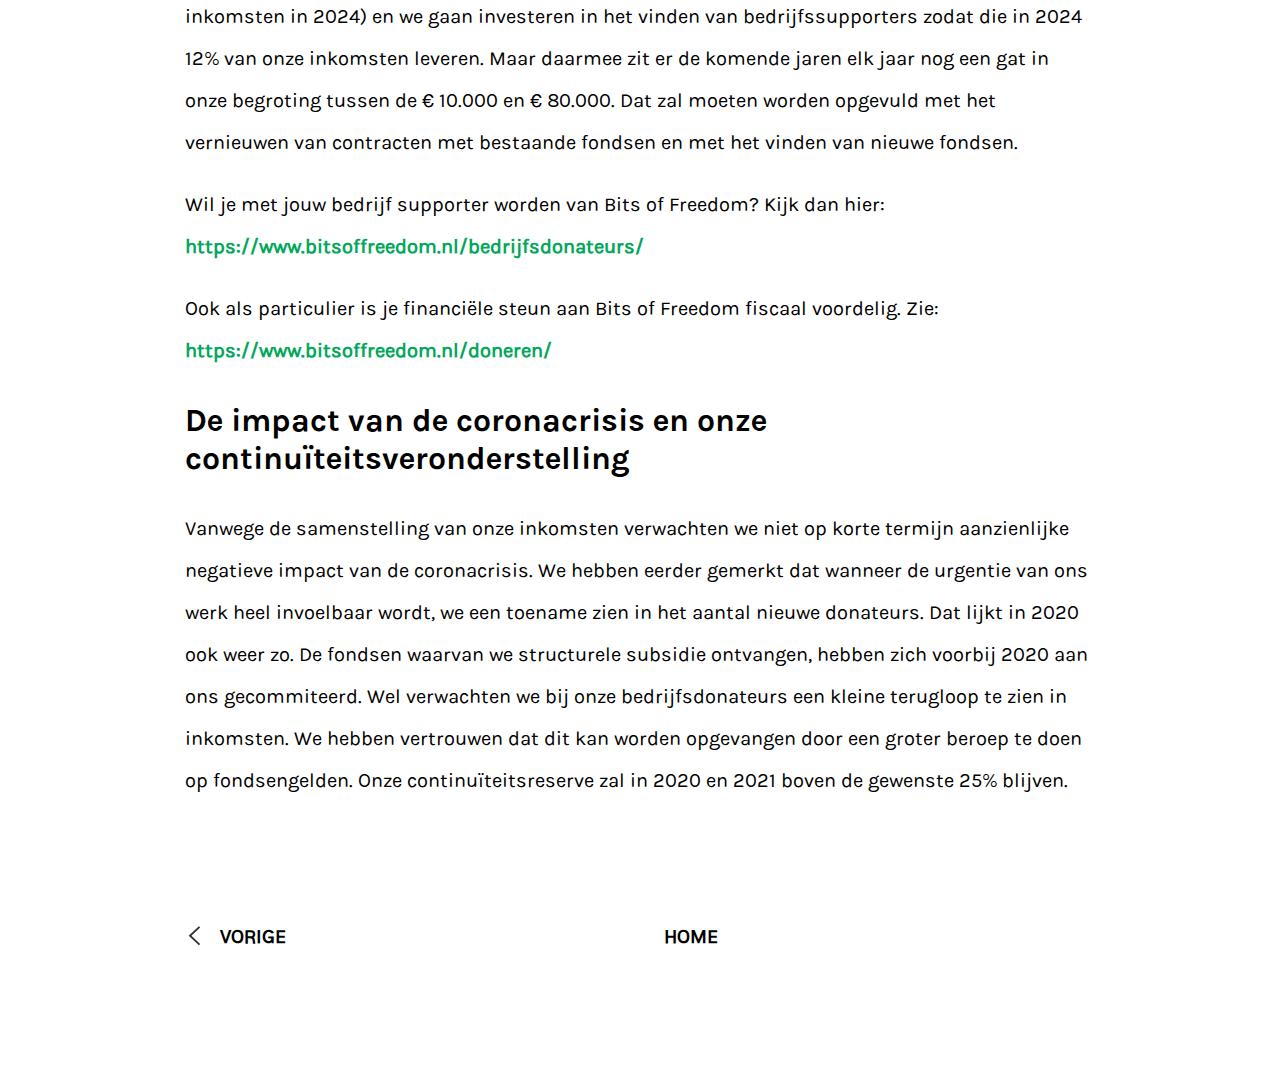
<file: finance.html>
<!DOCTYPE html>
<html>

<head>
  <meta charset="utf-8" />
  <meta name="viewport" content="width=device-width,initial-scale=1.0,maximum-scale=1.0,user-scalable=no">
  <title>Jaarverslag 2019 - Annual report 2019 | Bits of Freedom</title>
  <link rel="icon" href="images/favicon.png">

  <link rel="stylesheet" href="css/app.min.css">
</head>

<body>

  <div class="container container-small">

    <header class="clearfix">
      <div class="row">
        <div class="col-sm-12">
          <ul class="language-switcher">
            <li class="option" data-value="nl"><span>NL</span></li>
            <li class="option" data-value="en"><span>EN</span></li>
          </ul>
        </div>
    
        <div class="col-sm-12 page-controls">
          <a href="about-bits-of-freedom.html" class="back">
            <span class="lang-nl">VORIGE</span>
            <span class="lang-en">PREVIOUS</span>
          </a>
          <a href="#home" class="home">
            Home
          </a>
        </div>
    
        <div class="col-sm-12">
          <span class="lang-nl">
            <h1>Onze financiën</h1>
          </span>
          <span class="lang-en">
            <h1>Our finances</h1>
          </span>
        </div>
      </div>
    </header>
    
    <!-- <p><b><i>Inkomsten 2017 (x €&nbsp;1.000)</i></b></p>
    
    <div class="table-wrapper">
      <div class="table-container">


      </div>
    </div> -->
    
    <div class="row">
      <section class="col-sm-12 lang-nl">
    
        <div class="m-separator--rect"></div>
        <hr>
        <h3 id="onzeinkomstenin2018">Onze inkomsten in 2019</h3>
        <hr>
    
        <p>De inkomsten van Bits of Freedom in 2019 bedroegen € 653.657. Die inkomsten kwamen voor 46% van individuele donateurs, grote fondsen droegen 32% bij en 12% kwam van bedrijfssupporters. De laatste 10% kwam binnen via projectfinanciering. Zie:
        </p>
    
        <p>Table: <strong>Inkomsten 2019 (x €&nbsp;1.000)</strong></p>
        <div class="table-wrapper">
          <div class="table-container">
            <table>
              <colgroup>
                <col style="text-align:left;" />
                <col style="text-align:left;" />
                <col style="text-align:left;" />
                <col style="text-align:left;" />
              </colgroup>
    
              <thead>
                <tr>
                  <th style="text-align:left;"></th>
                  <th style="text-align:left;">Realisatie 2019</th>
                  <th style="text-align:left;">Begroot 2019</th>
                  <th style="text-align:left;">Realisatie 2018</th>
                </tr>
              </thead>
    
              <tbody>
                <tr>
                  <td style="text-align:left;">Individuele donateurs</td>
                  <td style="text-align:left;">297</td>
                  <td style="text-align:left;">303</td>
                  <td style="text-align:left;">296</td>
                </tr>
                <tr>
                  <td style="text-align:left;">Fondsen</td>
                  <td style="text-align:left;">208</td>
                  <td style="text-align:left;">272</td>
                  <td style="text-align:left;">207</td>
                </tr>
                <tr>
                  <td style="text-align:left;">Bedrijfssupporters</td>
                  <td style="text-align:left;">80</td>
                  <td style="text-align:left;">81</td>
                  <td style="text-align:left;">50</td>
                </tr>
                <tr>
                  <td style="text-align:left;">Overig</td>
                  <td style="text-align:left;">3</td>
                  <td style="text-align:left;">0</td>
                  <td style="text-align:left;">0</td>
                </tr>
                <tr>
                  <td style="text-align:left;"><strong>Subtotaal</strong></td>
                  <td style="text-align:left;"><strong>588</strong></td>
                  <td style="text-align:left;"><strong>656</strong></td>
                  <td style="text-align:left;"><strong>552</strong></td>
                </tr>
                <tr>
                  <td style="text-align:left;">Projectgebaseerd</td>
                  <td style="text-align:left;">66</td>
                  <td style="text-align:left;">50</td>
                  <td style="text-align:left;">137</td>
                </tr>
                <tr>
                  <td style="text-align:left;"><strong>Totaal</strong></td>
                  <td style="text-align:left;"><strong>654</strong></td>
                  <td style="text-align:left;"><strong>706</strong></td>
                  <td style="text-align:left;"><strong>690</strong></td>
                </tr>
              </tbody>
            </table>
          </div>
        </div>
        <hr>

<p>We hebben van individuele donateurs € 1.093 meer steun ontvangen dan in 2018. We vonden 478 nieuwe vaste donateurs en verloren er 258, er kwamen er dus 220 bij. Daarmee gaan we 2020 in met 3.122 vaste donateurs..</p>
<p>In 2019 werden we in onze kernkosten gesteund door de Adessium Foundation, Internet4all, Ford Foundation, Open Society Foundations (OSF), SIDN en Stichting Democratie en Media. We kregen projectfinanciering voor "Korte Cursus Manipulatie" van Adessium en SIDN Fonds. XS4ALL gaf een bijdrage voor het organiseren van de Big Brother Awards en ARTIS leverde een bijdrage aan het organiseren van de Godwin-lezing op Bevrijdingsdag. </p>
<p>De volgende bedrijven steunden ons met € 10.000 of meer: Mozilla en Freedom Internet. Van deze bedrijven kregen we € 5.000 of meer: Bitonic, Bl3p, Leaseweb en Lush. Van deze bedrijven kregen we € 2.500 of meer: A2B Internet, BIT, Greenhost, IB-Vision, Mollie, m7, Startmail, Unc Inc, VoIPGRID en Voys. We ontvingen van de volgende bedrijven € 1.000 of meer: Argeweb, Cryptography in Context, Eureka Unlimited, Hunki Enterprises, Intermax Cloudsourcing, Pcextreme, Root Legal en VBVB ICT. We ontvingen € 500 of meer van deze bedrijven: Allekabels, Autoverzekering.nl, Baak Detailhandel, Bureau Bolster, Considerati, CT&V advies, Easyswitch.nl, GeoCat, Green Mini host, Het Rooster, iCulture, Independer, iPerity, Kentekencheck.nu, Mijndomein, NederHost, Nijweide BV, Overstappen.nl, PrivacyLab, Prijs Vergelijken, RealConnections, Saldo Management, Savvii Managed Wordpress Hosting, Sooda internetbureau B.V., Telefoon Abonnement, Tifkap Enterprises, Vimexx, VoiceCowboys VPN diensten, VPN Gids en Zygomatic. Tot slot ontvingen we steun in natura van: Bitonic, Blendle, Byte, CipherMail, Considerati, Cyso, DMARC Analyzer, HAGENS, Jeroen Smeets, Leaseweb, Mollie, Passbolt, Rick Pastoor, Rootgamer, DeBesteVPN.nl en VPNgids.nl, Sentia, Xolphin en XS4ALL.</p>


        <hr>
        <h3 id="onzeuitgavenin2018">Onze uitgaven in 2019</h3>
        <hr>
    
        <p>De uitgaven in 2019 bedroegen € 631.627:</p>
    
        <p>Table: <strong>Uitgaven 2019 (x €&nbsp;1.000)</strong></p>
        <div class="table-wrapper">
          <div class="table-container">
            <table>
              <colgroup>
                <col style="text-align:left;" />
                <col style="text-align:left;" />
                <col style="text-align:left;" />
                <col style="text-align:left;" />
              </colgroup>
    
              <thead>
                <tr>
                  <th style="text-align:left;"></th>
                  <th style="text-align:left;">Realisatie 2019</th>
                  <th style="text-align:left;">Begroot 2019</th>
                  <th style="text-align:left;">Realisatie 2018</th>
                </tr>
              </thead>
    
              <tbody>
                <tr>
                  <td style="text-align:left;">Personeelskosten</td>
                  <td style="text-align:left;">503</td>
                  <td style="text-align:left;">573</td>
                  <td style="text-align:left;">498</td>
                </tr>
                <tr>
                  <td style="text-align:left;">Huisvesting</td>
                  <td style="text-align:left;">32</td>
                  <td style="text-align:left;">28</td>
                  <td style="text-align:left;">25</td>
                </tr>
                <tr>
                  <td style="text-align:left;">Kantoor</td>
                  <td style="text-align:left;">4</td>
                  <td style="text-align:left;">12</td>
                  <td style="text-align:left;">7</td>
                </tr>
                <tr>
                  <td style="text-align:left;">Communicatie</td>
                  <td style="text-align:left;">8</td>
                  <td style="text-align:left;">8</td>
                  <td style="text-align:left;">9</td>
                </tr>
                <tr>
                  <td style="text-align:left;">Opbouwen beweging</td>
                  <td style="text-align:left;">18</td>
                  <td style="text-align:left;">14</td>
                  <td style="text-align:left;">3</td>
                </tr>
                <tr>
                  <td style="text-align:left;">Algemene kosten</td>
                  <td style="text-align:left;">25</td>
                  <td style="text-align:left;">40</td>
                  <td style="text-align:left;">25</td>
                </tr>
                <tr>
                  <td style="text-align:left;"><strong>Subtotaal</strong></td>
                  <td style="text-align:left;"><strong>588</strong></td>
                  <td style="text-align:left;"><strong>673</strong></td>
                  <td style="text-align:left;"><strong>567</strong></td>
                </tr>
                <tr>
                  <td style="text-align:left;">Projectgebaseerd</td>
                  <td style="text-align:left;">44</td>
                  <td style="text-align:left;">44</td>
                  <td style="text-align:left;">64</td>
                </tr>
                <tr>
                  <td style="text-align:left;"><strong>Totaal</strong></td>
                  <td style="text-align:left;"><strong>632</strong></td>
                  <td style="text-align:left;"><strong>717</strong></td>
                  <td style="text-align:left;"><strong>630</strong></td>
                </tr>
              </tbody>
            </table>
          </div>
        </div>
      <hr>
        <h3 id="hetresultaatover2019">Het resultaat over 2019</h3>
<hr>
<p>De afschrijvingen waren € 8.177 in 2019. Daarmee is het jaar afgesloten met een positief resultaat van € 13.853.</p>
<p>Bits of Freedom wil zo efficiënt mogelijk werken. Het uitgangspunt is dat niet meer dan 20% van ons geld en onze tijd wordt besteed aan fondsenwerving, beheer en administratie. De belangrijkste fondsenwervingsactiviteit in 2019 was het organiseren van twee donateurscampagnes, in juni en december van het jaar. In 2019 is ongeveer 6,3% van onze middelen besteed aan fondsenwerving. Daarnaast is ongeveer 7,5% van onze uitgegeven middelen besteed aan beheer en administratie. Bijna 86,2% van onze uitgegeven middelen zijn dus direct besteed aan de doelstelling van Bits of Freedom: het verdedigen van digitale burgerrechten en opkomen voor internetvrijheid.</p>
<p>Op het gebied van vermogensbeheer en financiële reserves streeft Bits of Freedom ernaar om een continuïteitsreserve van minimaal een kwart van haar jaarlijkse kosten voor het komende jaar aan te houden. Dit is een gangbaar percentage voor ngo's van ons formaat. Deze reserve wordt gebruikt bij onverwacht hoge uitgaven en onverwacht tegenvallende of laat binnenkomende inkomsten. Zo kunnen we de continuïteit van de stichting een aantal maanden garanderen. Het maakt het ook mogelijk om verantwoorde risico's te nemen met de begroting. Aan het einde van 2019 was de reserve € 341.427. Deze wordt niet belegd in risicovolle financiële producten. </p>
<p>Het financiële jaarverslag over 2019 is gecontroleerd door WITh Accountants en is te downloaden via: <a href="https://www.bitsoffreedom.nl/financiering/">https://www.bitsoffreedom.nl/financiering/</a></p>

<hr>
        <h3 id="onzebegrotingvoor2020">Onze begroting voor 2020</h3>
<hr>
        <p>We verwachten in 2020 €&nbsp;752.214 aan inkomsten te ontvangen: </p>

        <p>Table: <strong>Verwachte inkomsten 2020 (x €&nbsp;1.000)</strong></p>
        <div class="table-wrapper">
          <div class="table-container">
            <table>
              <colgroup>
                <col style="text-align:left;" />
                <col style="text-align:left;" />
              </colgroup>
    
              <thead>
                <tr>
                  <th style="text-align:left;"></th>
                  <th style="text-align:left;">Begroot 2020</th>
                </tr>
              </thead>
    
              <tbody>
                <tr>
                  <td style="text-align:left;">Individuele donateurs</td>
                  <td style="text-align:left;">324</td>
                </tr>
                <tr>
                  <td style="text-align:left;">Fondsen</td>
                  <td style="text-align:left;">293</td>
                </tr>
                <tr>
                  <td style="text-align:left;">Bedrijfssupporters</td>
                  <td style="text-align:left;">95</td>
                </tr>
                <tr>
                  <td style="text-align:left;">Overig</td>
                  <td style="text-align:left;">-</td>
                </tr>
                <tr>
                  <td style="text-align:left;"><strong>Subtotaal</strong></td>
                  <td style="text-align:left;"><strong>712</strong></td>
                </tr>
                <tr>
                  <td style="text-align:left;">Specifieke projecten</td>
                  <td style="text-align:left;">40</td>
                </tr>
                <tr>
                  <td style="text-align:left;">Nieuwe projecten</td>
                  <td style="text-align:left;">-</td>
                </tr>
                <tr>
                  <td style="text-align:left;"><strong>Totaal</strong></td>
                  <td style="text-align:left;"><strong>752</strong></td>
                </tr>
              </tbody>
            </table>
          </div>
        </div>
        <hr>
        <p>We willen 600 nieuwe vaste donateurs vinden die gemiddeld € 65 per jaar bijdragen. Een aantal fondsen heeft hun steun voor 2020 al toegezegd (Adessium, Internet4All, Ford Foundation, OSF, SIDN en Stichting Democratie en Media) en het is onze ambitie om in 2020 een nieuw fonds te vinden dat ons ondersteunt in de vorm van structurele financiering. We denken dat we ongeveer € 20.000 aan nieuwe bedrijfssupporters kunnen vinden. De projectinkomsten zijn afhankelijk van toegekende subsidies voor specifieke projecten en evenementen en zullen naar verwachting rond de € 40.000 liggen. </p>
    
        <p>De kernuitgaven van Bits of Freedom zullen in 2020 naar verwachting € 741.717 bedragen, daarbij is rekening gehouden met acht mensen die vier of meer dagen in de week werken en drie parttime medewerkers (8,5 FTE) en met onvoorziene kosten. Een aantal specifieke projecten en evenementen is al begroot voor een bedrag van € 45.500. Denk bijvoorbeeld aan de Big Brother Awards, de Korte Cursus Manipulatie en de herontwerp van de Internetvrijheid Toolbox. De daadwerkelijke projectkosten (en dus het besluit of projecten worden uitgevoerd) is mede afhankelijk van hoeveel projectsubsidies toegekend worden. De totale verwachte uitgaven komen daarmee uit op € 787.217.</p>
    
        <p>Table: <strong>Verwachte uitgaven 2020 (x €&nbsp;1.000)</strong></p>
        <div class="table-wrapper">
          <div class="table-container">
            <table>
              <colgroup>
                <col style="text-align:left;" />
                <col style="text-align:left;" />
              </colgroup>
    
              <thead>
                <tr>
                  <th></th>
                  <th style="text-align:left;">Begroot 2020</th>
                </tr>
              </thead>
    
              <tbody>
                <tr>
                  <td style="text-align:left;">Personeelskosten</td>
                  <td style="text-align:left;">618</td>
                </tr>
                <tr>
                  <td style="text-align:left;">Huisvesting</td>
                  <td style="text-align:left;">29</td>
                </tr>
                <tr>
                  <td style="text-align:left;">Kantoor</td>
                  <td style="text-align:left;">11</td>
                </tr>
                <tr>
                  <td style="text-align:left;">Communicatie</td>
                  <td style="text-align:left;">17</td>
                </tr>
                <tr>
                  <td style="text-align:left;">Opbouwen beweging</td>
                  <td style="text-align:left;">22</td>
                </tr>
                <tr>
                  <td style="text-align:left;">Algemene kosten</td>
                  <td style="text-align:left;">45</td>
                </tr>
                <tr>
                  <td style="text-align:left;"><strong>Subtotaal</strong></td>
                  <td style="text-align:left;"><strong>742</strong></td>
                </tr>
                <tr>
                  <td style="text-align:left;">Specifieke projecten</td>
                  <td style="text-align:left;">45</td>
                </tr>
                <tr>
                  <td style="text-align:left;">Nieuwe projecten</td>
                  <td style="text-align:left;">-</td>
                </tr>
                <tr>
                  <td style="text-align:left;"><strong>Totaal</strong></td>
                  <td style="text-align:left;"><strong>787</strong></td>
                </tr>
              </tbody>
            </table>
          </div>
        </div>
        <hr>
    
        <p>Het verschil tussen de begrote inkomsten en uitgaven is € 35.003. Dit negatieve resultaat wordt aangevuld vanuit de continuïteitsreserve die daarmee op ongeveer 30% van de verwachte kosten van het volgende begrotingsjaar komt.</p>
<hr>
        <h3 id="onzefinancieringindekomendejaren">Onze financiering in de komende jaren</h3>
<hr>

        <p>Het is voor Bits of Freedom heel belangrijk om een duurzame financiële situatie te hebben en we willen volledig onafhankelijk blijven. Met onze financiële planning proberen we, voor zover mogelijk, steeds vijf jaar vooruit te kijken. We willen het percentage inkomsten dat we krijgen van individuele donateurs laten stijgen, omdat deze onze organisatie het meest duurzaam maken. Van fondsen of stichtingen willen we ongeveer een kwart van onze inkomsten krijgen (liever structureel dan op projectbasis) en van bedrijven hopen we ongeveer 10% te mogen ontvangen. Geen enkele bedrijfssupporter mag meer doneren dan 10% van onze continuïteitsreserve. </p>

        <p>Het is een uitdaging om de komende jaren op het huidige formaat, met een bezetting van rond de 8,5 FTE, door te kunnen gaan. Ons aantal nieuwe donateurs groeit snel (naar 61% van onze inkomsten in 2024) en we gaan investeren in het vinden van bedrijfssupporters zodat die in 2024 12% van onze inkomsten leveren. Maar daarmee zit er de komende jaren elk jaar nog een gat in onze begroting tussen de € 10.000 en € 80.000. Dat zal moeten worden opgevuld met het vernieuwen van contracten met bestaande fondsen en met het vinden van nieuwe fondsen.</p>

        <p>Wil je met jouw bedrijf supporter worden van Bits of Freedom? Kijk dan hier: <a class="link" href="https://www.bitsoffreedom.nl/bedrijfsdonateurs/">https://www.bitsoffreedom.nl/bedrijfsdonateurs/</a></p>

        <p>Ook als particulier is je financiële steun aan Bits of Freedom fiscaal voordelig. Zie: <a class="link" href="https://www.bitsoffreedom.nl/doneren/">https://www.bitsoffreedom.nl/doneren/</a></p>
        <hr/>
        <h3>De impact van de coronacrisis en onze continuïteitsveronderstelling</h3>
        <hr/>
        <p>Vanwege de samenstelling van onze inkomsten verwachten we niet op korte termijn aanzienlijke negatieve impact van de coronacrisis. We hebben eerder gemerkt dat wanneer de urgentie van ons werk heel invoelbaar wordt, we een toename zien in het aantal nieuwe donateurs. Dat lijkt in 2020 ook weer zo. De fondsen waarvan we structurele subsidie ontvangen, hebben zich voorbij 2020 aan ons gecommiteerd. Wel verwachten we bij onze bedrijfsdonateurs een kleine terugloop te zien in inkomsten. We hebben vertrouwen dat dit kan worden opgevangen door een groter beroep te doen op fondsengelden. Onze continuïteitsreserve zal in 2020 en 2021 boven de gewenste 25% blijven.</p>
    
      </section>
    
      <section class="col-sm-12 lang-en">
    
        <div class="m-separator--rect"></div>
        <hr>
        <h3 id="onzeinkomstenin2018">Our income in 2019</h3>
        <hr>
    
        <p>Bits of Freedom’s income in 2019 amounted to €653,657. Forty-six percent of this came from  individual donors, 32 percent from large funds, and 12 percent from business supporters. The remaining 10 percent came from project financing. </p>
    
        <p>Table: <strong>Income 2019 (x €&nbsp;1.000)</strong></p>
        <div class="table-wrapper">
          <div class="table-container">
            <table>
              <colgroup>
                <col style="text-align:left;" />
                <col style="text-align:left;" />
                <col style="text-align:left;" />
                <col style="text-align:left;" />
              </colgroup>
    
              <thead>
                <tr>
                  <th style="text-align:left;"></th>
                  <th style="text-align:left;">Actual 2019</th>
                  <th style="text-align:left;">Budget 2019</th>
                  <th style="text-align:left;">Actual 2018</th>
                </tr>
              </thead>
    
              <tbody>
                <tr>
                  <td style="text-align:left;">Individual donors</td>
                  <td style="text-align:left;">297</td>
                  <td style="text-align:left;">303</td>
                  <td style="text-align:left;">296</td>
                </tr>
                <tr>
                  <td style="text-align:left;">Foundations</td>
                  <td style="text-align:left;">208</td>
                  <td style="text-align:left;">272</td>
                  <td style="text-align:left;">207</td>
                </tr>
                <tr>
                  <td style="text-align:left;">Corporate supporters</td>
                  <td style="text-align:left;">80</td>
                  <td style="text-align:left;">81</td>
                  <td style="text-align:left;">50</td>
                </tr>
                <tr>
                  <td style="text-align:left;">Other</td>
                  <td style="text-align:left;">3</td>
                  <td style="text-align:left;">0</td>
                  <td style="text-align:left;">0</td>
                </tr>
                <tr>
                  <td style="text-align:left;"><strong>Subtotal</strong></td>
                  <td style="text-align:left;"><strong>588</strong></td>
                  <td style="text-align:left;"><strong>656</strong></td>
                  <td style="text-align:left;"><strong>552</strong></td>
                </tr>
                <tr>
                  <td style="text-align:left;">Project based</td>
                  <td style="text-align:left;">66</td>
                  <td style="text-align:left;">50</td>
                  <td style="text-align:left;">137</td>
                </tr>
                <tr>
                  <td style="text-align:left;"><strong>Total</strong></td>
                  <td style="text-align:left;"><strong>654</strong></td>
                  <td style="text-align:left;"><strong>706</strong></td>
                  <td style="text-align:left;"><strong>690</strong></td>
                </tr>
              </tbody>
            </table>
          </div>
        </div>
        <hr>

<p>We received €1,093 more support from individual donors than in 2018. We gained 478 regular donors and lost 258, so the net result was a gain of 220, and we entered 2020 with 3,122 donors.</p>
<p>Our core expenses in 2019 were supported by the Adessium Foundation, Internet4all, the Ford Foundation, Open Society Foundations, SIDN, and the Democracy and Media Foundation. We received project funding for our “Crash Course Online Manipulation” from Adessium and SIDN Fonds. XS4ALL contributed to the Big Brother Awards, and ARTIS to the Godwin Lecture on Liberation Day.</p>
<p>We received support from the following companies. Supporting us with €10,000 or more: Mozilla and Freedom Internet. Supporting us with €5,000 or more: Bitonic, Bl3p, Leaseweb, and Lush. Supporting us with €2,500 or more: A2B Internet, BIT, Greenhost, IB-Vision, Mollie, m7, Startmail, Unc Inc, VoIPGRID, and Voys. Supporting us with €1,000 or more: Argeweb, Cryptography in Context, Eureka Unlimited, Hunki Enterprises, Intermax Cloudsourcing, Pcextreme, Root Legal, and VBVB ICT. Supporting us with €500 or more: Allekabels, Autoverzekering.nl, Baak Retail, Bureau Bolster, Considerati, CT&V advice, Easyswitch.nl, GeoCat, Green Mini host, Het Rooster, iCulture, Independer, iPerity, Kentekencheck.nu, Mijndomein, NederHost, Nijweide BV, Overstappen.nl, PrivacyLab, Prijs Vergelijken, RealConnections, Saldo Management, Savvii Managed Wordpress Hosting, Sooda internetbureau B.V., Telefoon Abonnement, Tifkap Enterprises, Vimexx, VoiceCowboys VPN Diensten, VPN Gids, and Zygomatic. Supporting us in kind: Bitonic, Blendle, Byte, CipherMail, Considerati, Cyso, DMARC Analyzer, HAGENS, Jeroen Smeets, Leaseweb, Mollie, Passbolt, Rick Pastoor, Rootgamer, DeBesteVPN.nl and VPNgids.nl, Sentia, Xolphin, and XS4ALL.</p>


        <hr>
        <h3 id="onzeuitgavenin2018">Our expenses in 2019</h3>
        <hr>
    
        <p>Our expenditures in 2019 amounted to €631,627.</p>
    
        <p>Table: <strong>Spending 2019 (x €&nbsp;1.000)</strong></p>
        <div class="table-wrapper">
          <div class="table-container">
            <table>
              <colgroup>
                <col style="text-align:left;" />
                <col style="text-align:left;" />
                <col style="text-align:left;" />
                <col style="text-align:left;" />
              </colgroup>
    
              <thead>
                <tr>
                  <th style="text-align:left;"></th>
                  <th style="text-align:left;">Actual 2019</th>
                  <th style="text-align:left;">Budget 2019</th>
                  <th style="text-align:left;">Actual 2018</th>
                </tr>
              </thead>
    
              <tbody>
                <tr>
                  <td style="text-align:left;">Staff</td>
                  <td style="text-align:left;">503</td>
                  <td style="text-align:left;">573</td>
                  <td style="text-align:left;">498</td>
                </tr>
                <tr>
                  <td style="text-align:left;">Housing</td>
                  <td style="text-align:left;">32</td>
                  <td style="text-align:left;">28</td>
                  <td style="text-align:left;">25</td>
                </tr>
                <tr>
                  <td style="text-align:left;">Office</td>
                  <td style="text-align:left;">4</td>
                  <td style="text-align:left;">12</td>
                  <td style="text-align:left;">7</td>
                </tr>
                <tr>
                  <td style="text-align:left;">Communication</td>
                  <td style="text-align:left;">8</td>
                  <td style="text-align:left;">8</td>
                  <td style="text-align:left;">9</td>
                </tr>
                <tr>
                  <td style="text-align:left;">Building the movement</td>
                  <td style="text-align:left;">18</td>
                  <td style="text-align:left;">14</td>
                  <td style="text-align:left;">3</td>
                </tr>
                <tr>
                  <td style="text-align:left;">General costs</td>
                  <td style="text-align:left;">25</td>
                  <td style="text-align:left;">40</td>
                  <td style="text-align:left;">25</td>
                </tr>
                <tr>
                  <td style="text-align:left;"><strong>Subtotal</strong></td>
                  <td style="text-align:left;"><strong>588</strong></td>
                  <td style="text-align:left;"><strong>673</strong></td>
                  <td style="text-align:left;"><strong>567</strong></td>
                </tr>
                <tr>
                  <td style="text-align:left;">Project based</td>
                  <td style="text-align:left;">44</td>
                  <td style="text-align:left;">44</td>
                  <td style="text-align:left;">64</td>
                </tr>
                <tr>
                  <td style="text-align:left;"><strong>Total</strong></td>
                  <td style="text-align:left;"><strong>632</strong></td>
                  <td style="text-align:left;"><strong>717</strong></td>
                  <td style="text-align:left;"><strong>630</strong></td>
                </tr>
              </tbody>
            </table>
          </div>
        </div>
      <hr>
        <h3 id="hetresultaatover2019">Result for 2019</h3>
<hr>
<p>Depreciation was €8,177 in 2019, and we closed the year with a positive result of €13,853.</p>
<p>We seek to work as efficiently as possible. The guiding principle is that no more than 20 percent of our money and time is spent on fundraising and administration. The most important fundraising activity in 2019 was the organisation of two donor drives, in June and December. In 2019, approximately 6.3 percent of our expenditures went to fundraising, and 7.5 percent to administration. This meant that 86.2 percent was spent on our core objective: defending digital civil rights and internet freedom.</p>
<p>In terms of asset management and financial reserves, we strive to maintain a continuity reserve of at least a quarter of our annual costs for the coming year. This is a common percentage for NGOs of our size, and is used in the event of unexpectedly high expenses or disappointing or late inflows of income. This guarantees the foundation’s continuity for a number of months, and makes it possible to take responsible risks within the budget. At the end of 2019 the reserve was €341,427. This is not invested in risky financial products.</p>
<p>The annual financial report for 2019 has been audited by WITh Accountants and can be downloaded from <a href="https://2019.bitsoffreedom.nl/finance.html">https://2019.bitsoffreedom.nl/finance.html</a></p>

<hr>
        <h3 id="onzebegrotingvoor2020">Our budget for 2020</h3>
<hr>
        <p>We expect to receive €752,214 in income in 2020.</p>

        <p>Table: <strong>Budgeted income 2020 (x €&nbsp;1.000)</strong></p>
        <div class="table-wrapper">
          <div class="table-container">
            <table>
              <colgroup>
                <col style="text-align:left;" />
                <col style="text-align:left;" />
              </colgroup>
    
              <thead>
                <tr>
                  <th style="text-align:left;"></th>
                  <th style="text-align:left;">Budget 2020</th>
                </tr>
              </thead>
    
              <tbody>
                <tr>
                  <td style="text-align:left;">Individual donors</td>
                  <td style="text-align:left;">324</td>
                </tr>
                <tr>
                  <td style="text-align:left;">Funds</td>
                  <td style="text-align:left;">293</td>
                </tr>
                <tr>
                  <td style="text-align:left;">Company supporters</td>
                  <td style="text-align:left;">95</td>
                </tr>
                <tr>
                  <td style="text-align:left;">Other</td>
                  <td style="text-align:left;">-</td>
                </tr>
                <tr>
                  <td style="text-align:left;"><strong>Subtotal</strong></td>
                  <td style="text-align:left;"><strong>712</strong></td>
                </tr>
                <tr>
                  <td style="text-align:left;">Specific projects</td>
                  <td style="text-align:left;">40</td>
                </tr>
                <tr>
                  <td style="text-align:left;">New projects</td>
                  <td style="text-align:left;">-</td>
                </tr>
                <tr>
                  <td style="text-align:left;"><strong>Total</strong></td>
                  <td style="text-align:left;"><strong>752</strong></td>
                </tr>
              </tbody>
            </table>
          </div>
        </div>
        <hr>
        <p>We want to find 600 new regular donors who contribute an average of €65 per year. A number of foundations (Adessium, Internet4All, Ford Foundation, OSF, SIDN and the Democracy and Media Foundation) have already pledged their support for 2020, and it is our ambition to find a new fund to support us this year in the form of multi-annual financing. We think we can find about €20,000 in new corporate supporters. Our project income depends on funds granted for specific projects and events, and is expected to be around €40,000.</p>
    
        <p>Table: <strong>Budgeted spending 2020 (x €&nbsp;1.000)</strong></p>
        <div class="table-wrapper">
          <div class="table-container">
            <table>
              <colgroup>
                <col style="text-align:left;" />
                <col style="text-align:left;" />
              </colgroup>
    
              <thead>
                <tr>
                  <th></th>
                  <th style="text-align:left;">Budget 2020</th>
                </tr>
              </thead>
    
              <tbody>
                <tr>
                  <td style="text-align:left;">Staff</td>
                  <td style="text-align:left;">618</td>
                </tr>
                <tr>
                  <td style="text-align:left;">Housing</td>
                  <td style="text-align:left;">29</td>
                </tr>
                <tr>
                  <td style="text-align:left;">Office</td>
                  <td style="text-align:left;">11</td>
                </tr>
                <tr>
                  <td style="text-align:left;">Communication</td>
                  <td style="text-align:left;">17</td>
                </tr>
                <tr>
                  <td style="text-align:left;">Building the movement</td>
                  <td style="text-align:left;">22</td>
                </tr>
                <tr>
                  <td style="text-align:left;">General movement</td>
                  <td style="text-align:left;">45</td>
                </tr>
                <tr>
                  <td style="text-align:left;"><strong>Subtotal</strong></td>
                  <td style="text-align:left;"><strong>742</strong></td>
                </tr>
                <tr>
                  <td style="text-align:left;">Specific projects</td>
                  <td style="text-align:left;">45</td>
                </tr>
                <tr>
                  <td style="text-align:left;">New projects</td>
                  <td style="text-align:left;">-</td>
                </tr>
                <tr>
                  <td style="text-align:left;"><strong>Total</strong></td>
                  <td style="text-align:left;"><strong>787</strong></td>
                </tr>
              </tbody>
            </table>
          </div>
        </div>
        <hr>
    
        <p>We expect core expenses of €741,717 in 2020, based on eight people working four or more days a week and three part-time employees, giving a total fulltime equivalency of 8.5, and unforeseen costs. A number of specific projects and events have already been budgeted, with a total cost of €45,500; these include the Big Brother Awards, the Crash Course Online Manipulation, and the redesign of the Internet Freedom Toolbox. The actual project costs (and therefore the decision as to whether projects will be carried out) partly depend on how many project grants are awarded. This brings our total expected expenditures to €787,217.</p>
    
        <p>Our budgeted spending exceeds our income by €35,003. This deficit will be supplemented from the continuity reserve, which will then amount to approximately 30 percent of the expected costs for the next financial year.</p>
<hr>
        <h3 id="onzefinancieringindekomendejaren">Our financing in the coming years</h3>
<hr>

        <p>It is very important for Bits of Freedom to have a sustainable financial situation and remain completely independent. Our financial planning always tries, as far as possible, to look five years ahead. We want to increase the percentage of income that we receive from individual donors, because they make our organisation more sustainable. We also want to receive about a quarter of our income from funds and foundations (structurally rather than on a project basis) and around 10 percent from companies. No corporate supporter is allowed to donate more than 10 percent of our continuity reserve.</p>

        <p>It will be a challenge to continue in the coming years at our current size. The number of new donors is expected to grow rapidly (to 61 percent of our income in 2024) and we will invest in finding corporate supporters to make up 12 percent of our budget in that same year. But that still leaves a gap in our budget of between €10,000 and €80,000 for each of the coming years. This will have to be filled by renewing contracts with existing funds and finding new ones.</p>

        <p>If you’d like to become a corporate supporter of Bits of Freedom, take a look here: <a class="link"href="https://www.bitsoffreedom.nl/english/#donate">https://www.bitsoffreedom.nl/english/#our-finances</a></p>

        <p>As an individual donor, your financial support for Bits of Freedom may be tax deductible. See: <a class="link" href="https://www.bitsoffreedom.nl/english/#donate">https://www.bitsoffreedom.nl/english/#donate</a></p>

        <hr/>
        <h3>The impact of the
         crisis and our continuity reserve</h3>
        <hr/>
    
        <p>Because of the composition of our revenue, we do not expect the corona crisis to have a significant negative impact in the short term. Rather, we have noticed that when the urgency of our work becomes palpable, we see an increase in the number of new donors, and this seems to be the case again this year. The funds from which we receive structural support have committed themselves to us beyond 2020, but we do expect to see a slight decline in income from our corporate donors. We are confident that this can be absorbed by relying more heavily on foundations. Our continuity reserve will remain above the 25 percent target in 2020 and 2021.</p>
    
      </section>
    </div>
    
    <footer>
      <div class="row">
        <div class="col-sm-12 page-controls">
          <a href="about-bits-of-freedom.html" class="back">
            <span class="lang-nl">VORIGE</span>
            <span class="lang-en">PREVIOUS</span>
          </a>
          <a href="#home" class="home">
            Home
          </a>
        </div>
      </div>
    </footer>

  </div> <!-- .container.container-small -->

  <script src="js/bundle.min.js"></script>
</body>

</html>
</file>
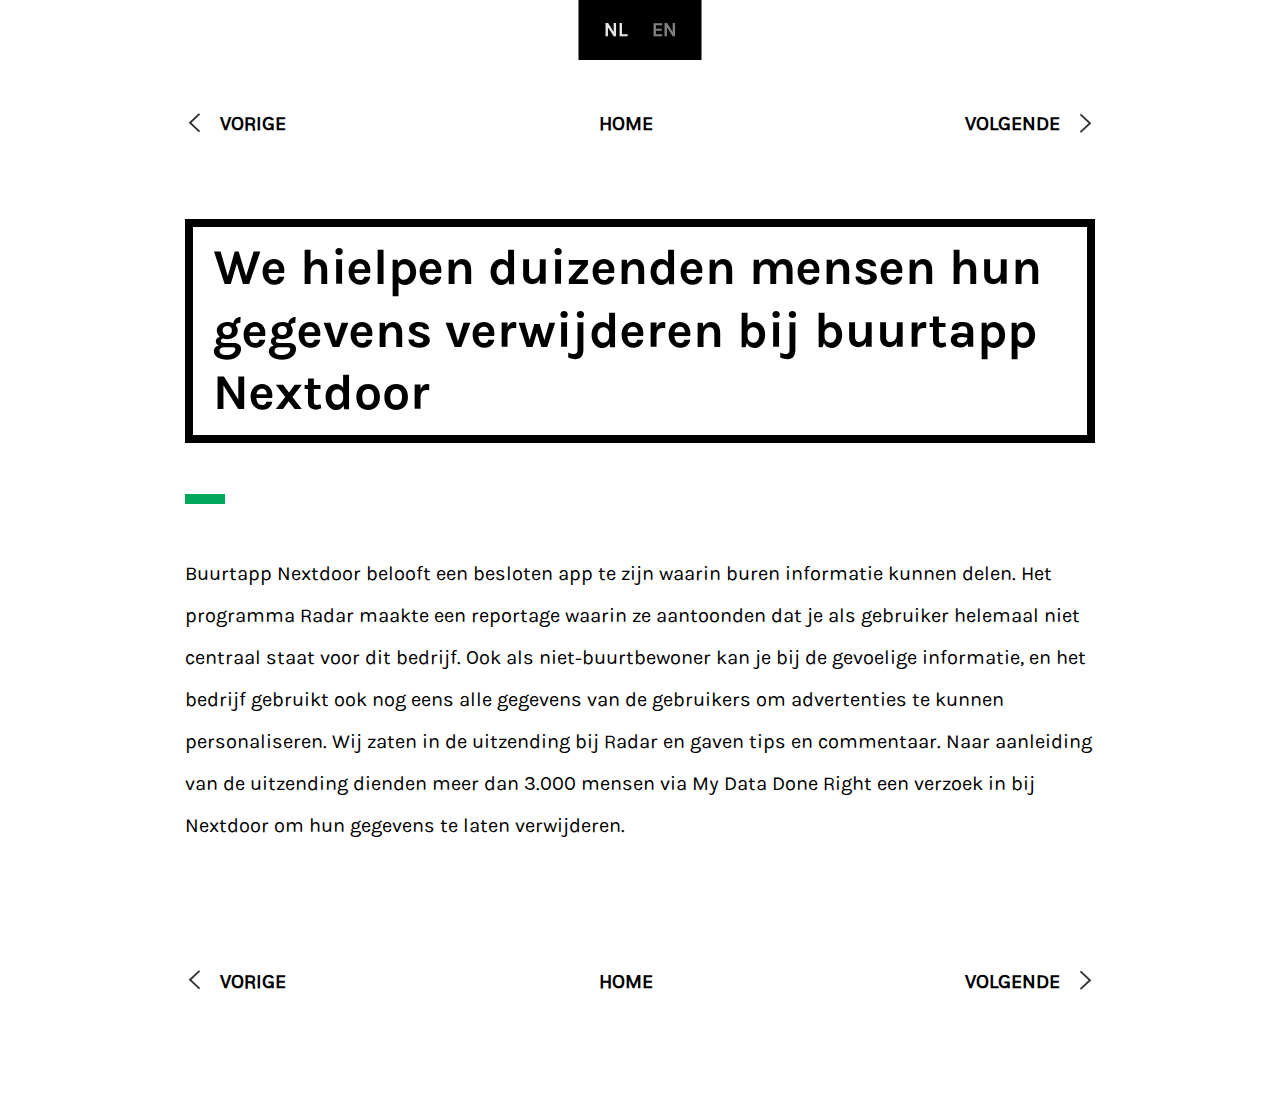
<file: nextdoor.html>
<!DOCTYPE html>
<html>
<head>
  <meta charset="utf-8" />
  <meta name="viewport" content="width=device-width,initial-scale=1.0,maximum-scale=1.0,user-scalable=no">
  <title>Jaarverslag 2019 - Annual report 2019 | Bits of Freedom</title>
  <link rel="icon" href="images/favicon.png">

  <link rel="stylesheet" href="css/app.min.css">
</head>
<body>

  <div class="container container-small">

    <header class="clearfix">
      <div class="row">
        <div class="col-sm-12">
          <ul class="language-switcher">
            <li class="option" data-value="nl"><span>NL</span></li>
            <li class="option" data-value="en"><span>EN</span></li>
          </ul>
        </div>

        <div class="col-sm-12 page-controls">
          <a href="data-done-right-coalition.html" class="back">
            <span class="lang-nl">VORIGE</span>
            <span class="lang-en">PREVIOUS</span>
          </a>
          <a href="#home" class="home">
            Home
          </a>
          <a href="attention.html" class="next-article">
            <span class="lang-nl">VOLGENDE</span>
            <span class="lang-en">NEXT</span>
          </a>
        </div>

        <div class="col-sm-12">
          <span class="lang-nl">
            <h1>We hielpen duizenden mensen hun gegevens verwijderen bij buurtapp Nextdoor</h1>
          </span>
          <span class="lang-en">
            <h1>We helped thousands of people delete their data from neighbourhood app Nextdoor</h1>
          </span>
        </div>
      </div>
    </header>

    <div class="row">
      <section class="col-sm-12 lang-nl">

        <div class="m-separator--rect"></div>

        <p>Buurtapp Nextdoor belooft een besloten app te zijn waarin buren informatie kunnen delen. Het programma Radar maakte een reportage waarin ze aantoonden dat je als gebruiker helemaal niet centraal staat voor dit bedrijf. Ook als niet-buurtbewoner kan je bij de gevoelige informatie, en het bedrijf gebruikt ook nog eens alle gegevens van de gebruikers om advertenties te kunnen personaliseren. Wij zaten in de uitzending bij Radar en gaven tips en commentaar. Naar aanleiding van de uitzending dienden meer dan 3.000 mensen via My Data Done Right een verzoek in bij Nextdoor om hun gegevens te laten verwijderen.</p>

      </section>

      <section class="col-sm-12 lang-en">

        <div class="m-separator--rect"></div>

        <p>Nextdoor claims to be a secure app neighbours can use to share information. A report by the consumer TV programme Radar, however, found that users were not properly protected: non-neighbours can easily access sensitive data, and the company also uses this data to personalize advertisements. We were asked to appear on the programme, and gave tips on how to combat the problem. In response to the broadcast, more than 3,000 people used My Data Done Right to request that Nextdoor delete their data.</p>

      </section>
    </div>

    <footer>
      <div class="row">
        <div class="col-sm-12 page-controls">
          <a href="data-done-right-coalition.html" class="back">
            <span class="lang-nl">VORIGE</span>
            <span class="lang-en">PREVIOUS</span>
          </a>
          <a href="#home" class="home">
            Home
          </a>
          <a href="attention.html" class="next-article">
            <span class="lang-nl">VOLGENDE</span>
            <span class="lang-en">NEXT</span>
          </a>
        </div>
      </div>
    </footer>

  </div> <!-- .container.container-small -->

  <script src="js/bundle.min.js"></script>
</body>
</html>
</file>
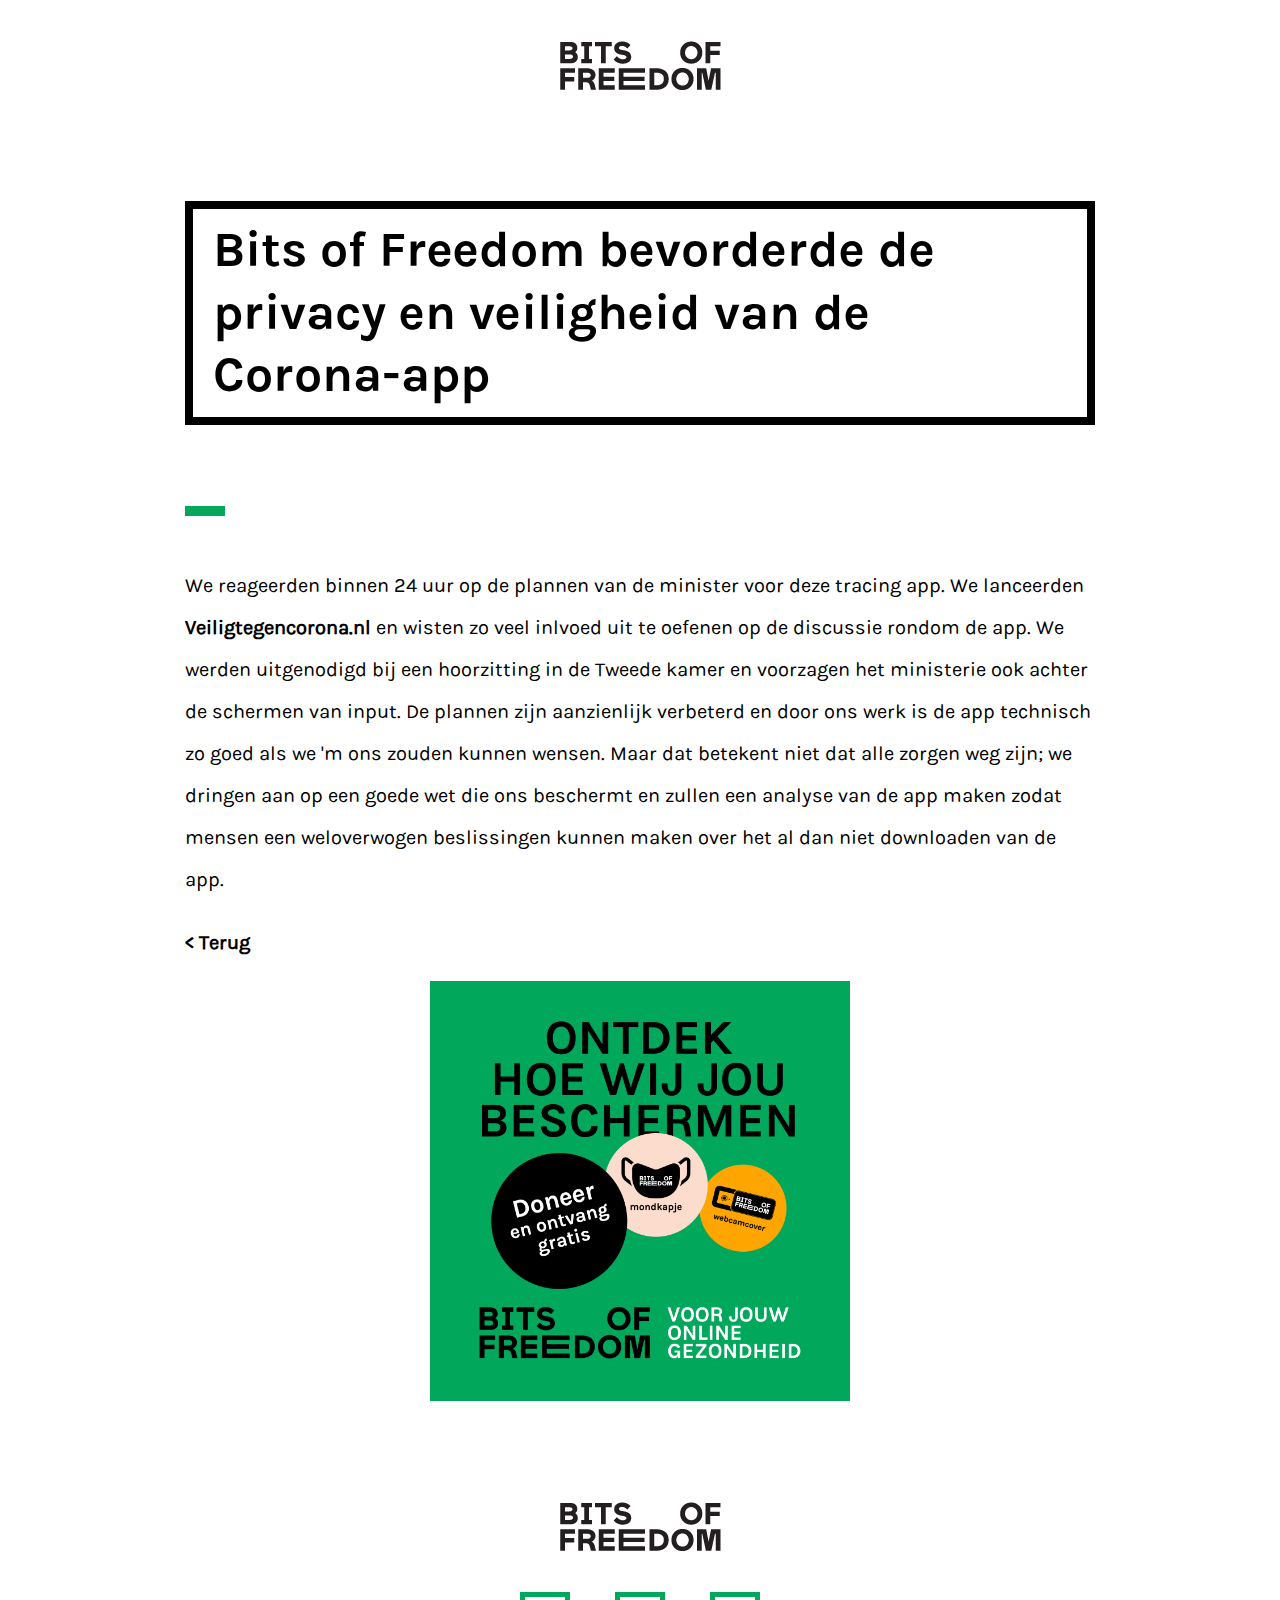
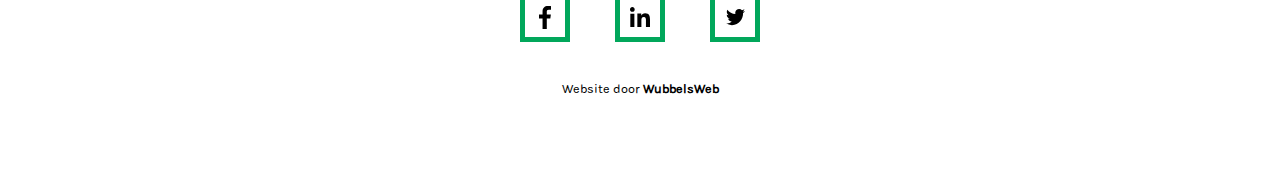
<file: preface.html>
<!DOCTYPE html>
<html>

<head>
  <meta charset="utf-8" />
  <meta name="viewport" content="width=device-width,initial-scale=1.0,maximum-scale=1.0,user-scalable=no">
  <title>Bits of Freedom bevorderde de privacy en veiligheid van de Corona-app | Bits of Freedom</title>
  <link rel="icon" href="images/favicon.png">

  <link rel="stylesheet" href="css/app.min.css">
</head>

<body>

  <div class="container container-small">

    <header class="clearfix">
      <div class="row">
    
        <div class="col-sm-12 page-controls">
          <a href="#home" class="home">
            <img class="logo img-auto" src="images/logo.png" />
          </a>

        </div>
    
        <div class="col-sm-12" style="margin:30px 0;">
          <span class="lang-nl">
            <h1>Bits of Freedom bevorderde de privacy en veiligheid van de Corona-app</h1>
          </span>

        </div>
      </div>
    </header>
    
    <div class="row">
      <section class="col-sm-12 lang-nl">
    
        <div class="m-separator--rect"></div>
        <p>
          We reageerden binnen 24 uur op de plannen van de minister voor deze tracing app. We lanceerden <a href="https://veiligtegencorona.nl">Veiligtegencorona.nl</a> en wisten zo veel inlvoed uit te oefenen op de discussie rondom de app. We werden uitgenodigd bij een hoorzitting in de Tweede kamer en voorzagen het ministerie ook achter de schermen van input. De plannen zijn aanzienlijk verbeterd en door ons werk is de app technisch zo goed als we 'm ons zouden kunnen wensen.

Maar dat betekent niet dat alle zorgen weg zijn; we dringen aan op een goede wet die ons beschermt en zullen een analyse van de app maken zodat mensen een weloverwogen beslissingen kunnen maken over het al dan niet downloaden van de app.
        </p>
    
        <div class="back-button">
          <a href="index.html">
            &lt; Terug
          </a>
        </div>
      </section>
    
  
    </div>

    <div>
      <a href="index.html#iframe-bottom" class="">
        <img class="ad-link" src="images/BoF_Adv_1x1.png" />
      </a>
    </div>

    <footer>
      <div class="row">
        <div class="col-sm-12">
          <a href="https://www.bitsoffreedom.nl/" class="logo">
            <img class="logo" style="display:block;margin:auto;" src="images/logo.png" />
          </a>

          <div class="social-media-links">
            <a href="https://www.facebook.com/BitsofFreedom/" target="_blank" class="facebook">
              <img src="images/facebook.svg" class="icon" />
            </a>
            <a href="https://www.linkedin.com/groups/2677586" target="_blank" class="linkedin">
              <img src="images/linkedin.svg" class="icon" />
            </a>
            <a href="https://twitter.com/bitsoffreedom" target="_blank" class="twitter">
              <img src="images/twitter.svg" class="icon" />
            </a>
          </div>
        </div>
      </div>
      <div class="col-sm-12">
        <h5 class="small-link" style="display:block;margin:auto;text-align:center;">Website door <a href="https://erikwubbels.nl">WubbelsWeb</a></h5>
      </div>
    </footer>
  </div>
  <!-- .container.container-small -->

  <script src="js/bundle.min.js"></script>
</body>

</html>
</file>
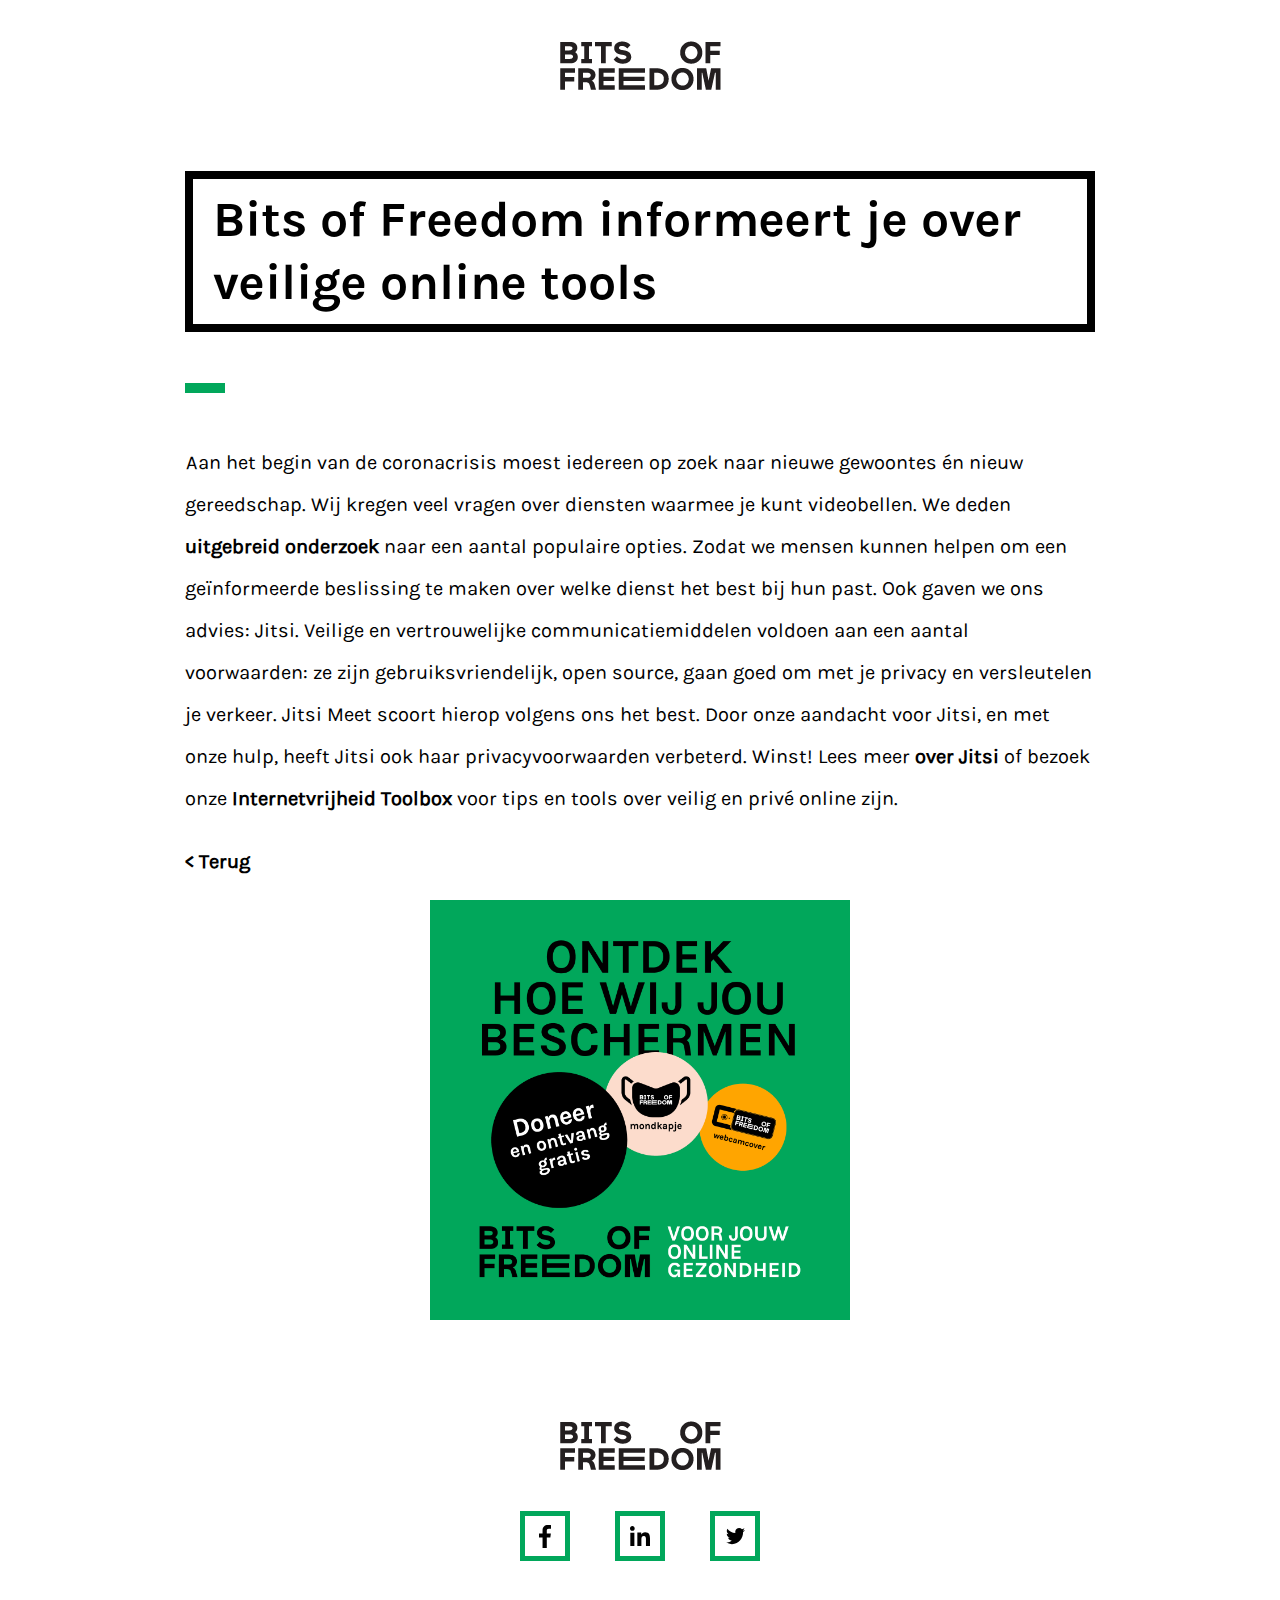
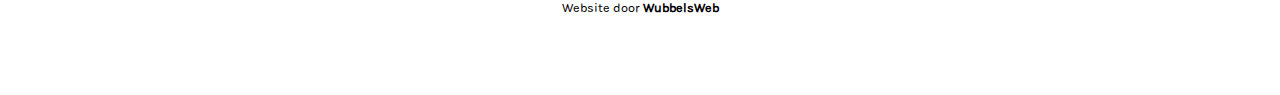
<file: tools.html>
<!DOCTYPE html>
<html>

<head>
  <meta charset="utf-8" />
  <meta name="viewport" content="width=device-width,initial-scale=1.0,maximum-scale=1.0,user-scalable=no">
  <title>Jaarverslag 2019 - Annual report 2019 | Bits of Freedom</title>
  <link rel="icon" href="images/favicon.png">

  <link rel="stylesheet" href="css/app.min.css">
</head>

<body>

  <div class="container container-small">

    <header class="clearfix">
      <div class="row">


        <div class="col-sm-12 page-controls">

          <a href="#home" class="home">
            <img class="logo" src="images/logo.png" />
          </a>

        </div>

        <div class="col-sm-12" style="margin:30px0;">
          <span class="lang-nl">
            <h1>Bits of Freedom informeert je over veilige online tools</h1>
          </span>
        </div>
      </div>
    </header>

    <div class="row">
      <section class="col-sm-12 lang-nl">

        <div class="m-separator--rect"></div>

        <p>Aan het begin van de coronacrisis moest iedereen op zoek naar nieuwe gewoontes én nieuw gereedschap. Wij kregen veel vragen over diensten waarmee je kunt videobellen. We deden <a href="https://www.bitsoffreedom.nl/2020/04/07/wegwijs-in-de-tools-om-te-videobellen/">uitgebreid onderzoek</a> naar een aantal populaire opties. Zodat we mensen kunnen helpen om een geïnformeerde beslissing te maken over welke dienst het best bij hun past. Ook gaven we ons advies: Jitsi.

          Veilige en vertrouwelijke communicatiemiddelen voldoen aan een aantal voorwaarden: ze zijn gebruiksvriendelijk, open source, gaan goed om met je privacy en versleutelen je verkeer. Jitsi Meet scoort hierop volgens ons het best. Door onze aandacht voor Jitsi, en met onze hulp, heeft Jitsi ook haar privacyvoorwaarden verbeterd. Winst!
          
          Lees meer <a href="https://www.bitsoffreedom.nl/2020/03/26/tool-nodig-om-te-videobellen-probeer-jitsi/">over Jitsi</a> of bezoek onze <a href="https://toolbox.bitsoffreedom.nl">Internetvrijheid Toolbox</a> voor tips en tools over veilig en privé online zijn.
          </p>
          <div class="back-button">
            <a href="index.html">
              &lt; Terug
            </a>
          </div>
      </section>

    </div>
    <div>
      <a href="index.html#iframe-bottom" class="">
        <img class="ad-link img-auto" src="images/BoF_Adv_1x1.png" />
      </a>
    </div>
    <footer>
      <div class="row">
        <div class="col-sm-12">
          <a href="https://www.bitsoffreedom.nl/" class="logo">
            <img class="logo" style="display:block;margin:auto;" src="images/logo.png" />
          </a>

          <div class="social-media-links">
            <a href="https://www.facebook.com/BitsofFreedom/" target="_blank" class="facebook">
              <img src="images/facebook.svg" class="icon" />
            </a>
            <a href="https://www.linkedin.com/groups/2677586" target="_blank" class="linkedin">
              <img src="images/linkedin.svg" class="icon" />
            </a>
            <a href="https://twitter.com/bitsoffreedom" target="_blank" class="twitter">
              <img src="images/twitter.svg" class="icon" />
            </a>
          </div>
        </div>
      </div>
      <div class="col-sm-12">
        <h5 class="small-link" style="display:block;margin:auto;text-align:center;">Website door <a href="https://erikwubbels.nl">WubbelsWeb</a></h5>
      </div>
    </footer>
  </div> <!-- .container.container-small -->

  <script src="js/bundle.min.js"></script>
</body>

</html>
</file>
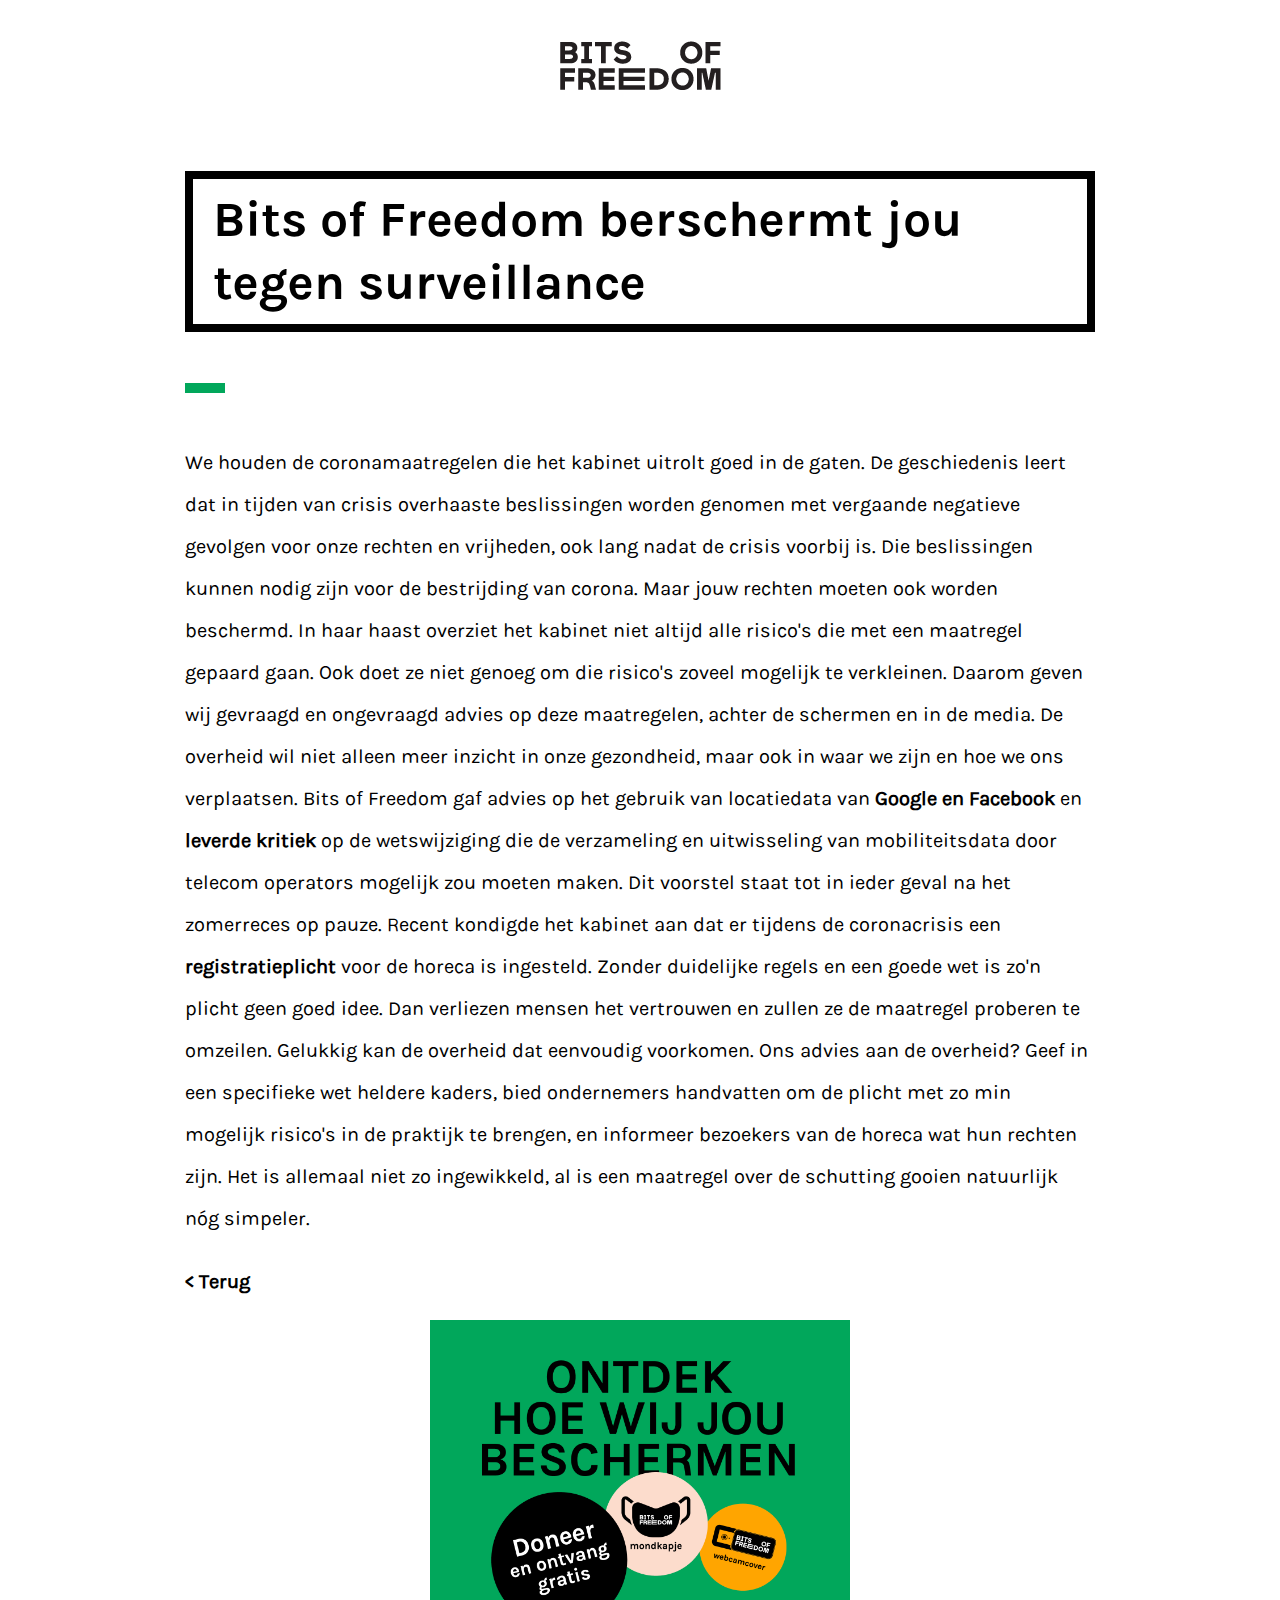
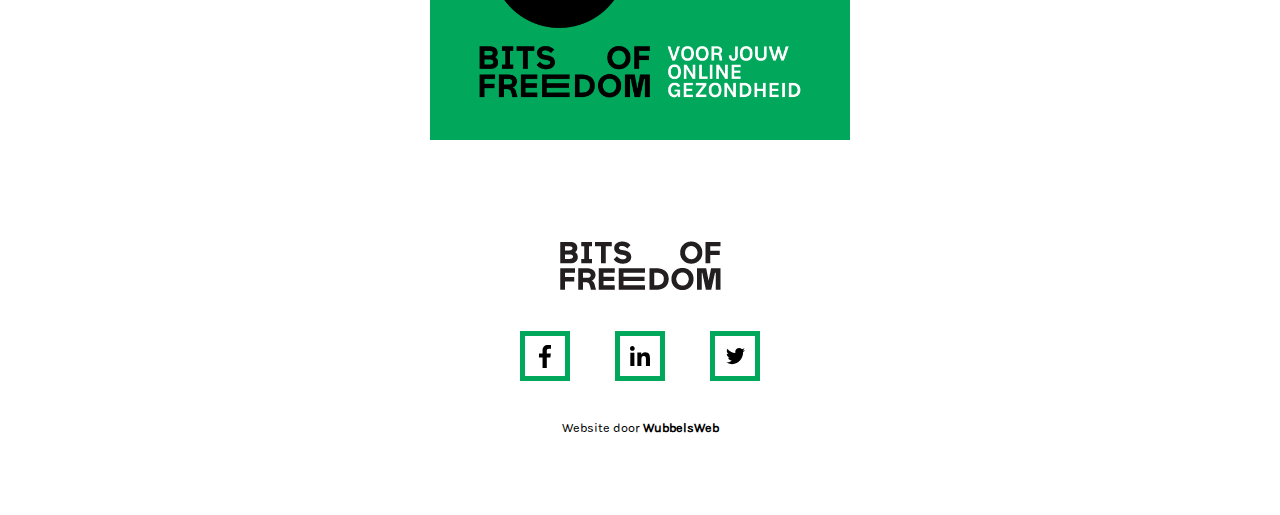
<file: tracking.html>
<!DOCTYPE html>
<html>
<head>
  <meta charset="utf-8" />
  <meta name="viewport" content="width=device-width,initial-scale=1.0,maximum-scale=1.0,user-scalable=no">
  <title>Jaarverslag 2019 - Annual report 2019 | Bits of Freedom</title>
  <link rel="icon" href="images/favicon.png">

  <link rel="stylesheet" href="css/app.min.css">
</head>
<body>

  <div class="container container-small">

    <header class="clearfix">
      <div class="row">

        <div class="col-sm-12 page-controls" style="margin:30px0;">
          <a href="#home" class="home">
            <img class="logo" src="images/logo.png" />
          </a>
        </div>

        <div class="col-sm-12">
          <span class="lang-nl">
            <h1>Bits of Freedom berschermt jou tegen surveillance</h1>
          </span>
        </div>
      </div>
    </header>

    <div class="row">
      <section class="col-sm-12 lang-nl">

        <div class="m-separator--rect"></div>
        <p>
We houden de coronamaatregelen die het kabinet uitrolt goed in de gaten. De geschiedenis leert dat in tijden van crisis overhaaste beslissingen worden genomen met vergaande negatieve gevolgen voor onze rechten en vrijheden, ook lang nadat de crisis voorbij is. Die beslissingen kunnen nodig zijn voor de bestrijding van corona. Maar jouw rechten moeten ook worden beschermd. In haar haast overziet het kabinet niet altijd alle risico's die met een maatregel gepaard gaan. Ook doet ze niet genoeg om die risico's zoveel mogelijk te verkleinen. Daarom geven wij gevraagd en ongevraagd advies op deze maatregelen, achter de schermen en in de media.

De overheid wil niet alleen meer inzicht in onze gezondheid, maar ook in waar we zijn en hoe we ons verplaatsen. Bits of Freedom gaf advies op het gebruik van locatiedata van <a href="https://www.bitsoffreedom.nl/2020/04/03/google-grijpt-crisis-aan-om-massasurveillance-te-legitimeren/">Google en Facebook</a> en <a href="https://www.bitsoffreedom.nl/2020/06/03/het-rookgordijn-van-technische-oplossingen/">leverde kritiek</a> op de wetswijziging die de verzameling en uitwisseling van mobiliteitsdata door telecom operators mogelijk zou moeten maken. Dit voorstel staat tot in ieder geval na het zomerreces op pauze.

Recent kondigde het kabinet aan dat er tijdens de coronacrisis een <a href="https://www.bitsoffreedom.nl/2020/08/10/registratieplicht-voor-de-horeca-regels-richtlijnen-en-jouw-rechten/">registratieplicht</a> voor de horeca is ingesteld. Zonder duidelijke regels en een goede wet is zo'n plicht geen goed idee. Dan verliezen mensen het vertrouwen en zullen ze de maatregel proberen te omzeilen. Gelukkig kan de overheid dat eenvoudig voorkomen. Ons advies aan de overheid? Geef in een specifieke wet heldere kaders, bied ondernemers handvatten om de plicht met zo min mogelijk risico's in de praktijk te brengen, en informeer bezoekers van de horeca wat hun rechten zijn. Het is allemaal niet zo ingewikkeld, al is een maatregel over de schutting gooien natuurlijk nóg simpeler.
        </p>
        <div class="back-button">
          <a href="index.html">
            &lt; Terug
          </a>
        </div>
      </section>



    </div>
    <div>
      <a href="index.html#iframe-bottom" class="">
        <img class="ad-link img-auto" src="images/BoF_Adv_1x1.png" />
      </a>
    </div>
    <footer>
      <div class="row">
        <div class="col-sm-12">
          <a href="https://www.bitsoffreedom.nl/" class="logo">
            <img class="logo" style="display:block;margin:auto;" src="images/logo.png" />
          </a>

          <div class="social-media-links">
            <a href="https://www.facebook.com/BitsofFreedom/" target="_blank" class="facebook">
              <img src="images/facebook.svg" class="icon" />
            </a>
            <a href="https://www.linkedin.com/groups/2677586" target="_blank" class="linkedin">
              <img src="images/linkedin.svg" class="icon" />
            </a>
            <a href="https://twitter.com/bitsoffreedom" target="_blank" class="twitter">
              <img src="images/twitter.svg" class="icon" />
            </a>
          </div>
        </div>
      </div>
      <div class="col-sm-12">
        <h5 class="small-link" style="display:block;margin:auto;text-align:center;">Website door <a href="https://erikwubbels.nl">WubbelsWeb</a></h5>
      </div>
    </footer>

  </div> <!-- .container.container-small -->

  <script src="js/bundle.min.js"></script>
</body>
</html>
</file>
